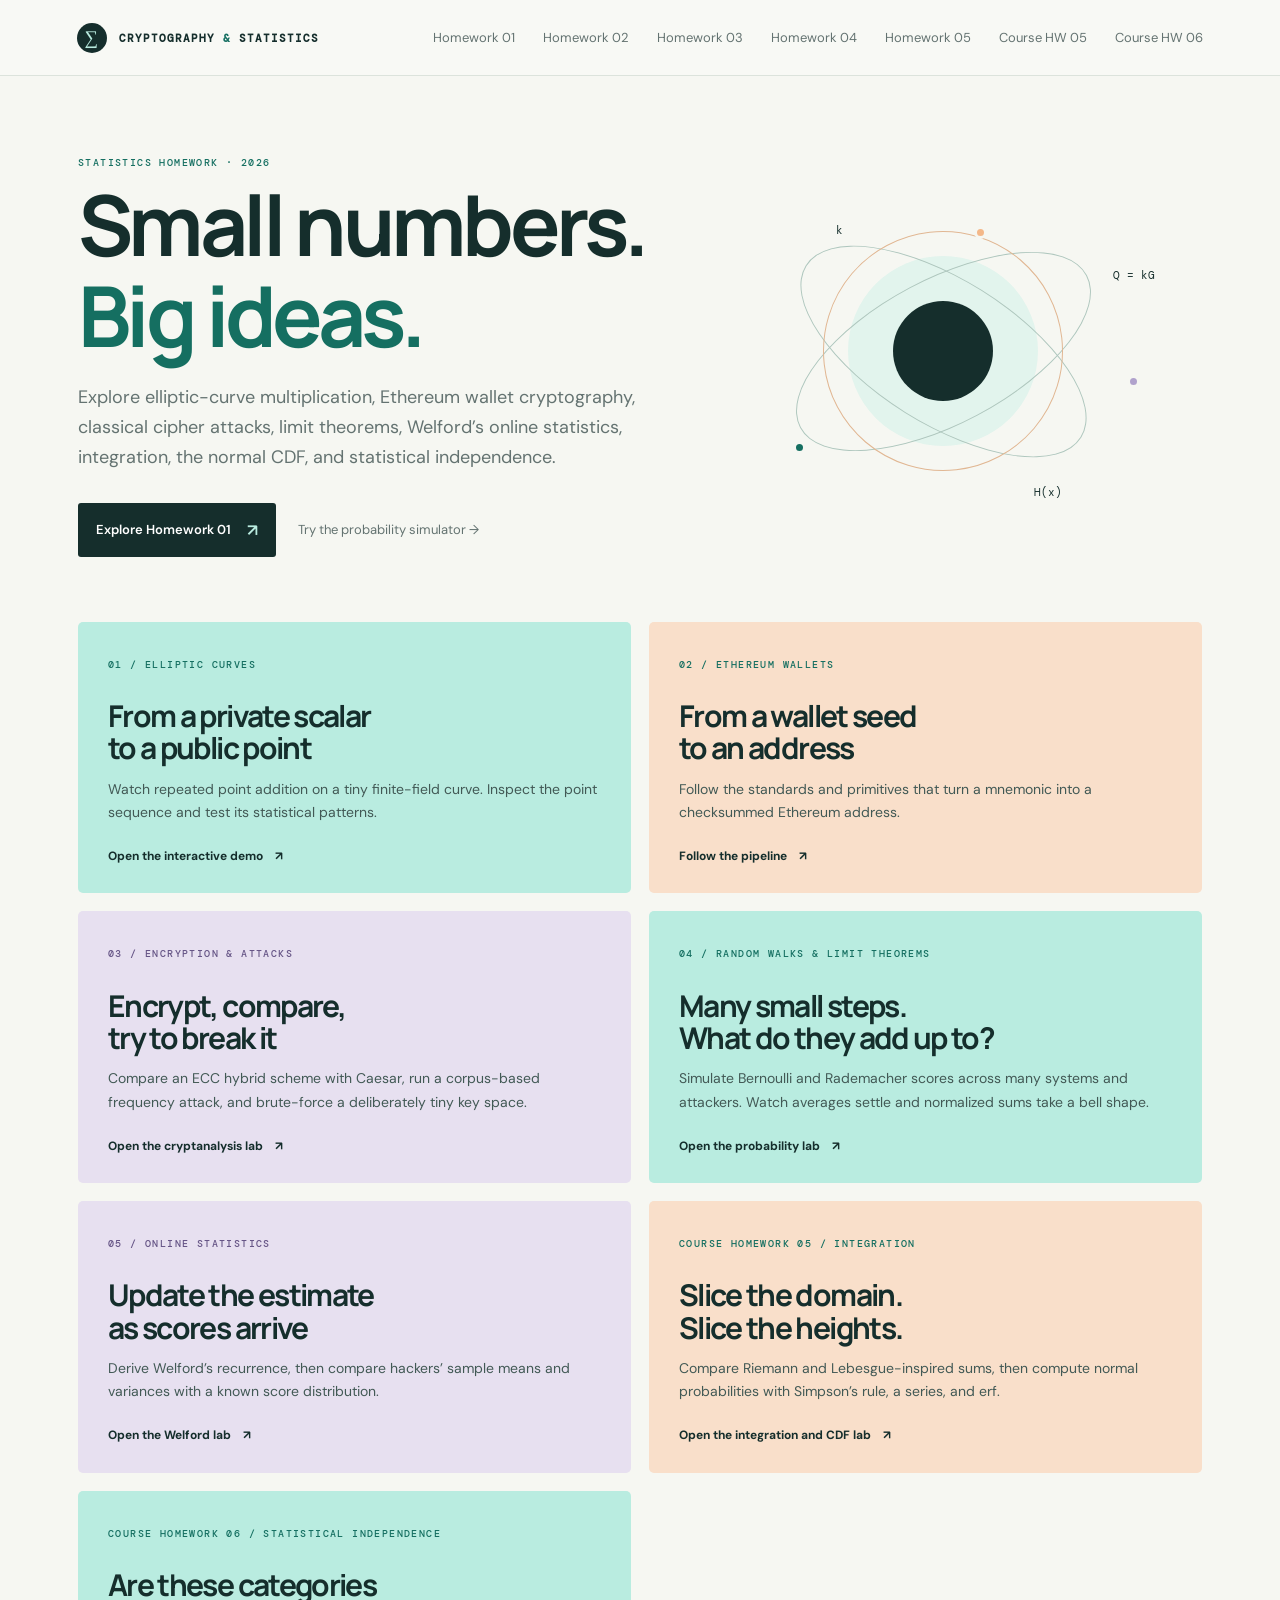
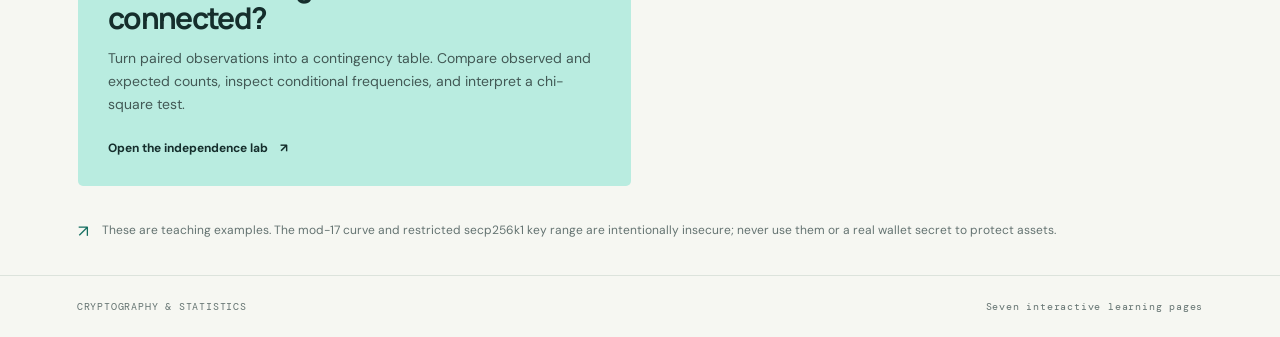
<file: index.html>
<!doctype html>
<html lang="en">
<head>
  <meta charset="utf-8">
  <meta name="viewport" content="width=device-width, initial-scale=1">
  <meta name="description" content="Seven interactive assignments explore elliptic curves, Ethereum wallets, cryptanalysis, limit theorems, online statistics, numerical integration, the normal CDF, and statistical independence.">
  <title>Cryptography & Statistics — Homework</title>
  <link rel="stylesheet" href="styles.css">
</head>
<body>
  <header class="site-header">
    <a class="brand" href="index.html"><span class="brand-mark">∑</span><span>CRYPTOGRAPHY <i>&</i> STATISTICS</span></a>
    <nav aria-label="Homework navigation"><a href="homework-1.html">Homework 01</a><a href="homework-2.html">Homework 02</a><a href="homework-3.html">Homework 03</a><a href="homework-4.html">Homework 04</a><a href="homework-5.html">Homework 05</a><a href="homework-6.html">Course HW 05</a><a href="homework-7.html">Course HW 06</a></nav>
  </header>
  <main>
    <section class="hero home-hero">
      <div class="hero-copy">
        <p class="eyebrow">STATISTICS HOMEWORK · 2026</p>
        <h1>Small numbers.<br><span>Big ideas.</span></h1>
        <p class="lead">Explore elliptic-curve multiplication, Ethereum wallet cryptography, classical cipher attacks, limit theorems, Welford’s online statistics, integration, the normal CDF, and statistical independence.</p>
        <div class="hero-links"><a class="button button-dark" href="homework-1.html">Explore Homework 01 <span>↗</span></a><a class="text-link" href="homework-4.html">Try the probability simulator <span>→</span></a></div>
      </div>
      <div class="hero-art" aria-hidden="true"><div class="orbit orbit-a"></div><div class="orbit orbit-b"></div><div class="orbit orbit-c"></div><span class="art-dot dot-one"></span><span class="art-dot dot-two"></span><span class="art-dot dot-three"></span><span class="art-label label-one">k</span><span class="art-label label-two">Q = kG</span><span class="art-label label-three">H(x)</span></div>
    </section>
    <section class="home-cards" aria-label="Homework assignments">
      <a class="home-card card-teal" href="homework-1.html"><span class="card-number">01 / ELLIPTIC CURVES</span><h2>From a private scalar<br>to a public point</h2><p>Watch repeated point addition on a tiny finite-field curve. Inspect the point sequence and test its statistical patterns.</p><span class="card-cta">Open the interactive demo <b>↗</b></span></a>
      <a class="home-card card-orange" href="homework-2.html"><span class="card-number">02 / ETHEREUM WALLETS</span><h2>From a wallet seed<br>to an address</h2><p>Follow the standards and primitives that turn a mnemonic into a checksummed Ethereum address.</p><span class="card-cta">Follow the pipeline <b>↗</b></span></a>
      <a class="home-card card-plum" href="homework-3.html"><span class="card-number">03 / ENCRYPTION &amp; ATTACKS</span><h2>Encrypt, compare,<br>try to break it</h2><p>Compare an ECC hybrid scheme with Caesar, run a corpus-based frequency attack, and brute-force a deliberately tiny key space.</p><span class="card-cta">Open the cryptanalysis lab <b>↗</b></span></a>
      <a class="home-card card-teal" href="homework-4.html"><span class="card-number">04 / RANDOM WALKS &amp; LIMIT THEOREMS</span><h2>Many small steps.<br>What do they add up to?</h2><p>Simulate Bernoulli and Rademacher scores across many systems and attackers. Watch averages settle and normalized sums take a bell shape.</p><span class="card-cta">Open the probability lab <b>↗</b></span></a>
      <a class="home-card card-plum" href="homework-5.html"><span class="card-number">05 / ONLINE STATISTICS</span><h2>Update the estimate<br>as scores arrive</h2><p>Derive Welford’s recurrence, then compare hackers’ sample means and variances with a known score distribution.</p><span class="card-cta">Open the Welford lab <b>↗</b></span></a>
      <a class="home-card card-orange" href="homework-6.html"><span class="card-number">COURSE HOMEWORK 05 / INTEGRATION</span><h2>Slice the domain.<br>Slice the heights.</h2><p>Compare Riemann and Lebesgue-inspired sums, then compute normal probabilities with Simpson’s rule, a series, and erf.</p><span class="card-cta">Open the integration and CDF lab <b>↗</b></span></a>
      <a class="home-card card-teal" href="homework-7.html"><span class="card-number">COURSE HOMEWORK 06 / STATISTICAL INDEPENDENCE</span><h2>Are these categories<br>connected?</h2><p>Turn paired observations into a contingency table. Compare observed and expected counts, inspect conditional frequencies, and interpret a chi-square test.</p><span class="card-cta">Open the independence lab <b>↗</b></span></a>
    </section>
    <section class="closing-note"><span class="note-icon">↗</span><p>These are teaching examples. The mod-17 curve and restricted secp256k1 key range are intentionally insecure; never use them or a real wallet secret to protect assets.</p></section>
  </main>
  <footer><span>CRYPTOGRAPHY &amp; STATISTICS</span><span>Seven interactive learning pages</span></footer>
</body>
</html>
</file>
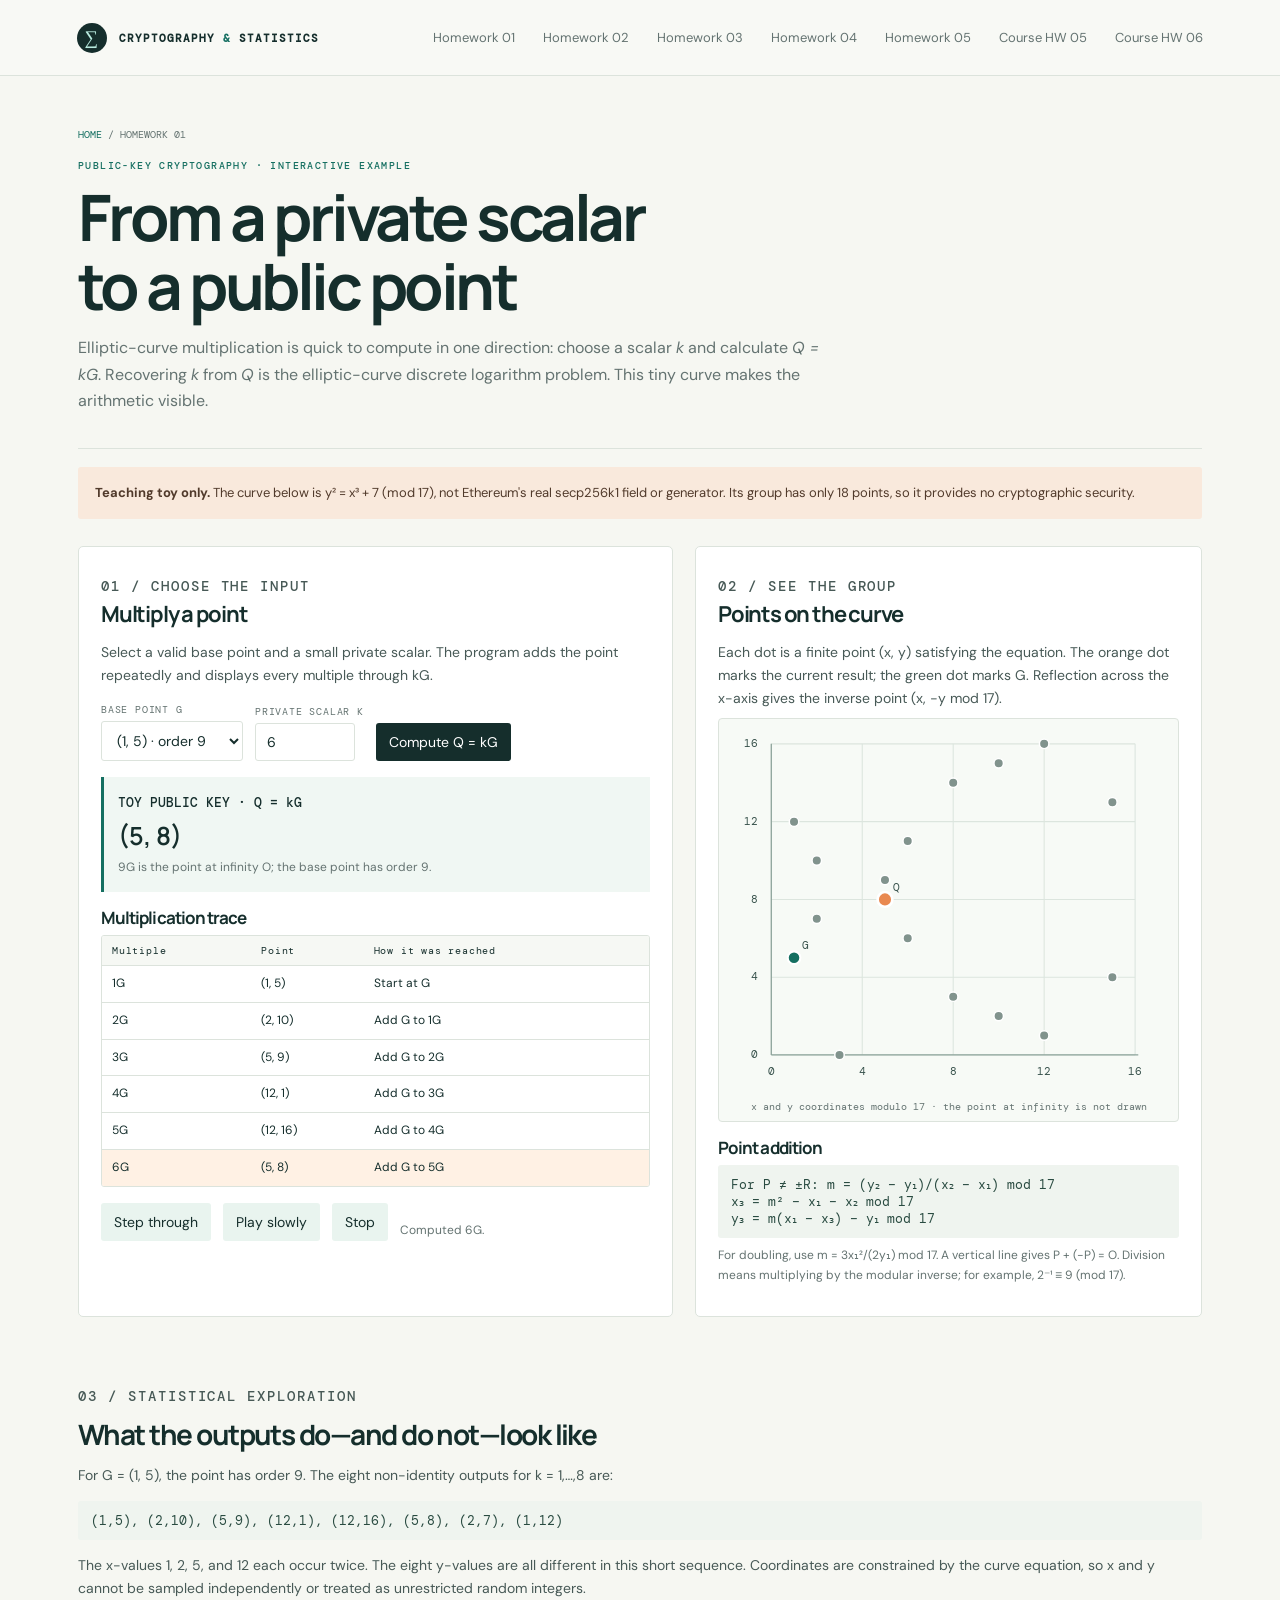
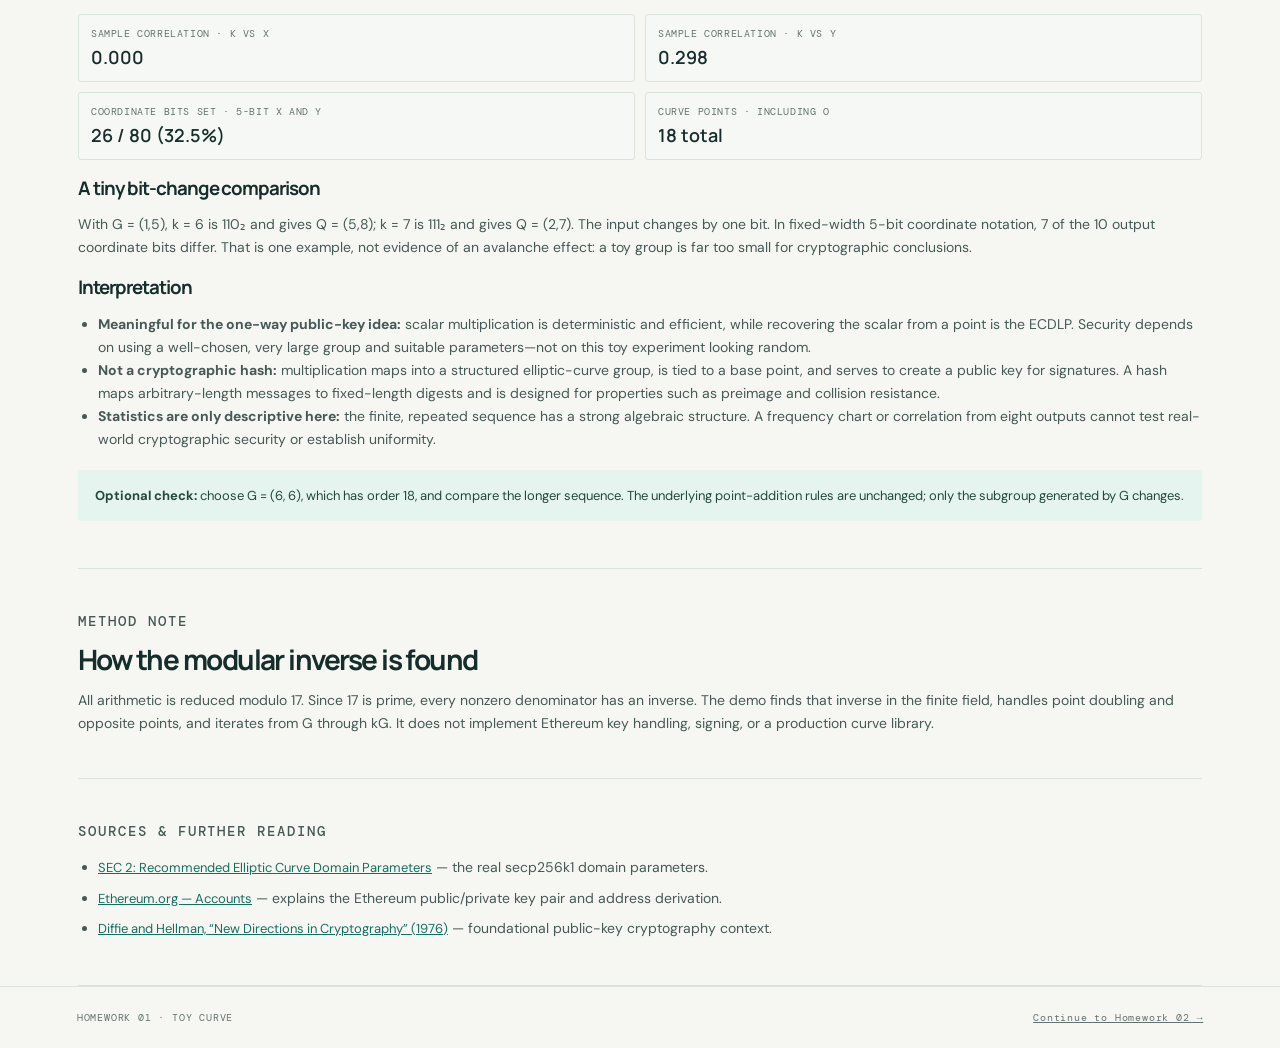
<file: homework-1.html>
<!doctype html>
<html lang="en">
<head>
  <meta charset="utf-8"><meta name="viewport" content="width=device-width, initial-scale=1">
  <meta name="description" content="Interactive toy-curve elliptic scalar multiplication and a small statistical exploration.">
  <title>Homework 01 — Private Scalar to Public Point</title><link rel="stylesheet" href="styles.css">
</head>
<body>
  <header class="site-header"><a class="brand" href="index.html"><span class="brand-mark">∑</span><span>CRYPTOGRAPHY <i>&</i> STATISTICS</span></a><nav aria-label="Homework navigation"><a href="homework-1.html">Homework 01</a><a href="homework-2.html">Homework 02</a><a href="homework-3.html">Homework 03</a><a href="homework-4.html">Homework 04</a><a href="homework-5.html">Homework 05</a><a href="homework-6.html">Course HW 05</a><a href="homework-7.html">Course HW 06</a></nav></header>
  <main>
    <section class="page-intro"><div class="crumb"><a href="index.html">HOME</a> / HOMEWORK 01</div><p class="eyebrow">PUBLIC-KEY CRYPTOGRAPHY · INTERACTIVE EXAMPLE</p><h1>From a private scalar<br>to a public point</h1><p class="lead">Elliptic-curve multiplication is quick to compute in one direction: choose a scalar <em>k</em> and calculate <em>Q = kG</em>. Recovering <em>k</em> from <em>Q</em> is the elliptic-curve discrete logarithm problem. This tiny curve makes the arithmetic visible.</p></section>
    <div class="callout"><strong>Teaching toy only.</strong> The curve below is y² = x³ + 7 (mod 17), not Ethereum's real secp256k1 field or generator. Its group has only 18 points, so it provides no cryptographic security.</div>
    <section class="two-col" aria-label="Interactive elliptic-curve multiplication">
      <div class="panel"><p class="kicker">01 / CHOOSE THE INPUT</p><h2>Multiply a point</h2><p>Select a valid base point and a small private scalar. The program adds the point repeatedly and displays every multiple through kG.</p>
        <div class="controls"><div class="field"><label for="basepoint">Base point G</label><select id="basepoint"><option value="1,5" selected>(1, 5) · order 9</option><option value="6,6">(6, 6) · order 18</option></select></div><div class="field"><label for="scalar">Private scalar k</label><input id="scalar" type="number" min="1" max="17" value="6" inputmode="numeric"></div><button class="button-small" id="compute">Compute Q = kG</button></div>
        <div class="result-box" aria-live="polite"><strong>TOY PUBLIC KEY · Q = kG</strong><span class="big" id="publicKey">(5, 8)</span><span class="small-note" id="orderNote">For this base point, 9G is the point at infinity O.</span></div>
        <h3>Multiplication trace</h3><div class="table-wrap"><table class="data-table"><thead><tr><th>Multiple</th><th>Point</th><th>How it was reached</th></tr></thead><tbody id="trace"></tbody></table></div>
        <div class="controls"><button class="button-small secondary" id="step">Step through</button><button class="button-small secondary" id="play">Play slowly</button><button class="button-small secondary" id="stop" disabled>Stop</button><span class="small-note" id="animationStatus" aria-live="polite">Ready.</span></div>
      </div>
      <div class="panel"><p class="kicker">02 / SEE THE GROUP</p><h2>Points on the curve</h2><p>Each dot is a finite point (x, y) satisfying the equation. The orange dot marks the current result; the green dot marks G. Reflection across the x-axis gives the inverse point (x, −y mod 17).</p><div class="curve-wrap"><svg id="curvePlot" viewBox="0 0 420 350" role="img" aria-label="Scatter plot of points on the toy elliptic curve"></svg><div class="curve-caption">x and y coordinates modulo 17 · the point at infinity is not drawn</div></div><h3>Point addition</h3><div class="formula">For P ≠ ±R: m = (y₂ − y₁)/(x₂ − x₁) mod 17<br>x₃ = m² − x₁ − x₂ mod 17<br>y₃ = m(x₁ − x₃) − y₁ mod 17</div><p class="small-note">For doubling, use m = 3x₁²/(2y₁) mod 17. A vertical line gives P + (−P) = O. Division means multiplying by the modular inverse; for example, 2⁻¹ ≡ 9 (mod 17).</p></div>
    </section>
    <section class="section"><p class="kicker">03 / STATISTICAL EXPLORATION</p><h2>What the outputs do—and do not—look like</h2><p>For G = (1, 5), the point has order 9. The eight non-identity outputs for k = 1,…,8 are:</p><div class="formula">(1,5), (2,10), (5,9), (12,1), (12,16), (5,8), (2,7), (1,12)</div><p>The x-values 1, 2, 5, and 12 each occur twice. The eight y-values are all different in this short sequence. Coordinates are constrained by the curve equation, so x and y cannot be sampled independently or treated as unrestricted random integers.</p>
      <div class="stat-grid"><div class="stat-card"><span>Sample correlation · k vs x</span><strong>0.000</strong></div><div class="stat-card"><span>Sample correlation · k vs y</span><strong>0.298</strong></div><div class="stat-card"><span>Coordinate bits set · 5-bit x and y</span><strong>26 / 80 (32.5%)</strong></div><div class="stat-card"><span>Curve points · including O</span><strong>18 total</strong></div></div>
      <h3>A tiny bit-change comparison</h3><p>With G = (1,5), k = 6 is 110₂ and gives Q = (5,8); k = 7 is 111₂ and gives Q = (2,7). The input changes by one bit. In fixed-width 5-bit coordinate notation, 7 of the 10 output coordinate bits differ. That is one example, not evidence of an avalanche effect: a toy group is far too small for cryptographic conclusions.</p>
      <h3>Interpretation</h3><ul><li><strong>Meaningful for the one-way public-key idea:</strong> scalar multiplication is deterministic and efficient, while recovering the scalar from a point is the ECDLP. Security depends on using a well-chosen, very large group and suitable parameters—not on this toy experiment looking random.</li><li><strong>Not a cryptographic hash:</strong> multiplication maps into a structured elliptic-curve group, is tied to a base point, and serves to create a public key for signatures. A hash maps arbitrary-length messages to fixed-length digests and is designed for properties such as preimage and collision resistance.</li><li><strong>Statistics are only descriptive here:</strong> the finite, repeated sequence has a strong algebraic structure. A frequency chart or correlation from eight outputs cannot test real-world cryptographic security or establish uniformity.</li></ul>
      <div class="callout teal"><strong>Optional check:</strong> choose G = (6, 6), which has order 18, and compare the longer sequence. The underlying point-addition rules are unchanged; only the subgroup generated by G changes.</div>
    </section>
    <section class="section"><p class="kicker">METHOD NOTE</p><h2>How the modular inverse is found</h2><p>All arithmetic is reduced modulo 17. Since 17 is prime, every nonzero denominator has an inverse. The demo finds that inverse in the finite field, handles point doubling and opposite points, and iterates from G through kG. It does not implement Ethereum key handling, signing, or a production curve library.</p></section>
    <section class="section source-list"><p class="kicker">SOURCES & FURTHER READING</p><ul><li><a href="https://www.secg.org/sec2-v2.pdf" target="_blank" rel="noreferrer">SEC 2: Recommended Elliptic Curve Domain Parameters</a> — the real secp256k1 domain parameters.</li><li><a href="https://ethereum.org/en/developers/docs/accounts/" target="_blank" rel="noreferrer">Ethereum.org — Accounts</a> — explains the Ethereum public/private key pair and address derivation.</li><li><a href="https://doi.org/10.1145/359340.359342" target="_blank" rel="noreferrer">Diffie and Hellman, “New Directions in Cryptography” (1976)</a> — foundational public-key cryptography context.</li></ul></section>
  </main>
  <footer><span>HOMEWORK 01 · TOY CURVE</span><a href="homework-2.html">Continue to Homework 02 →</a></footer>
  <script src="homework-1.js"></script>
</body>
</html>
</file>
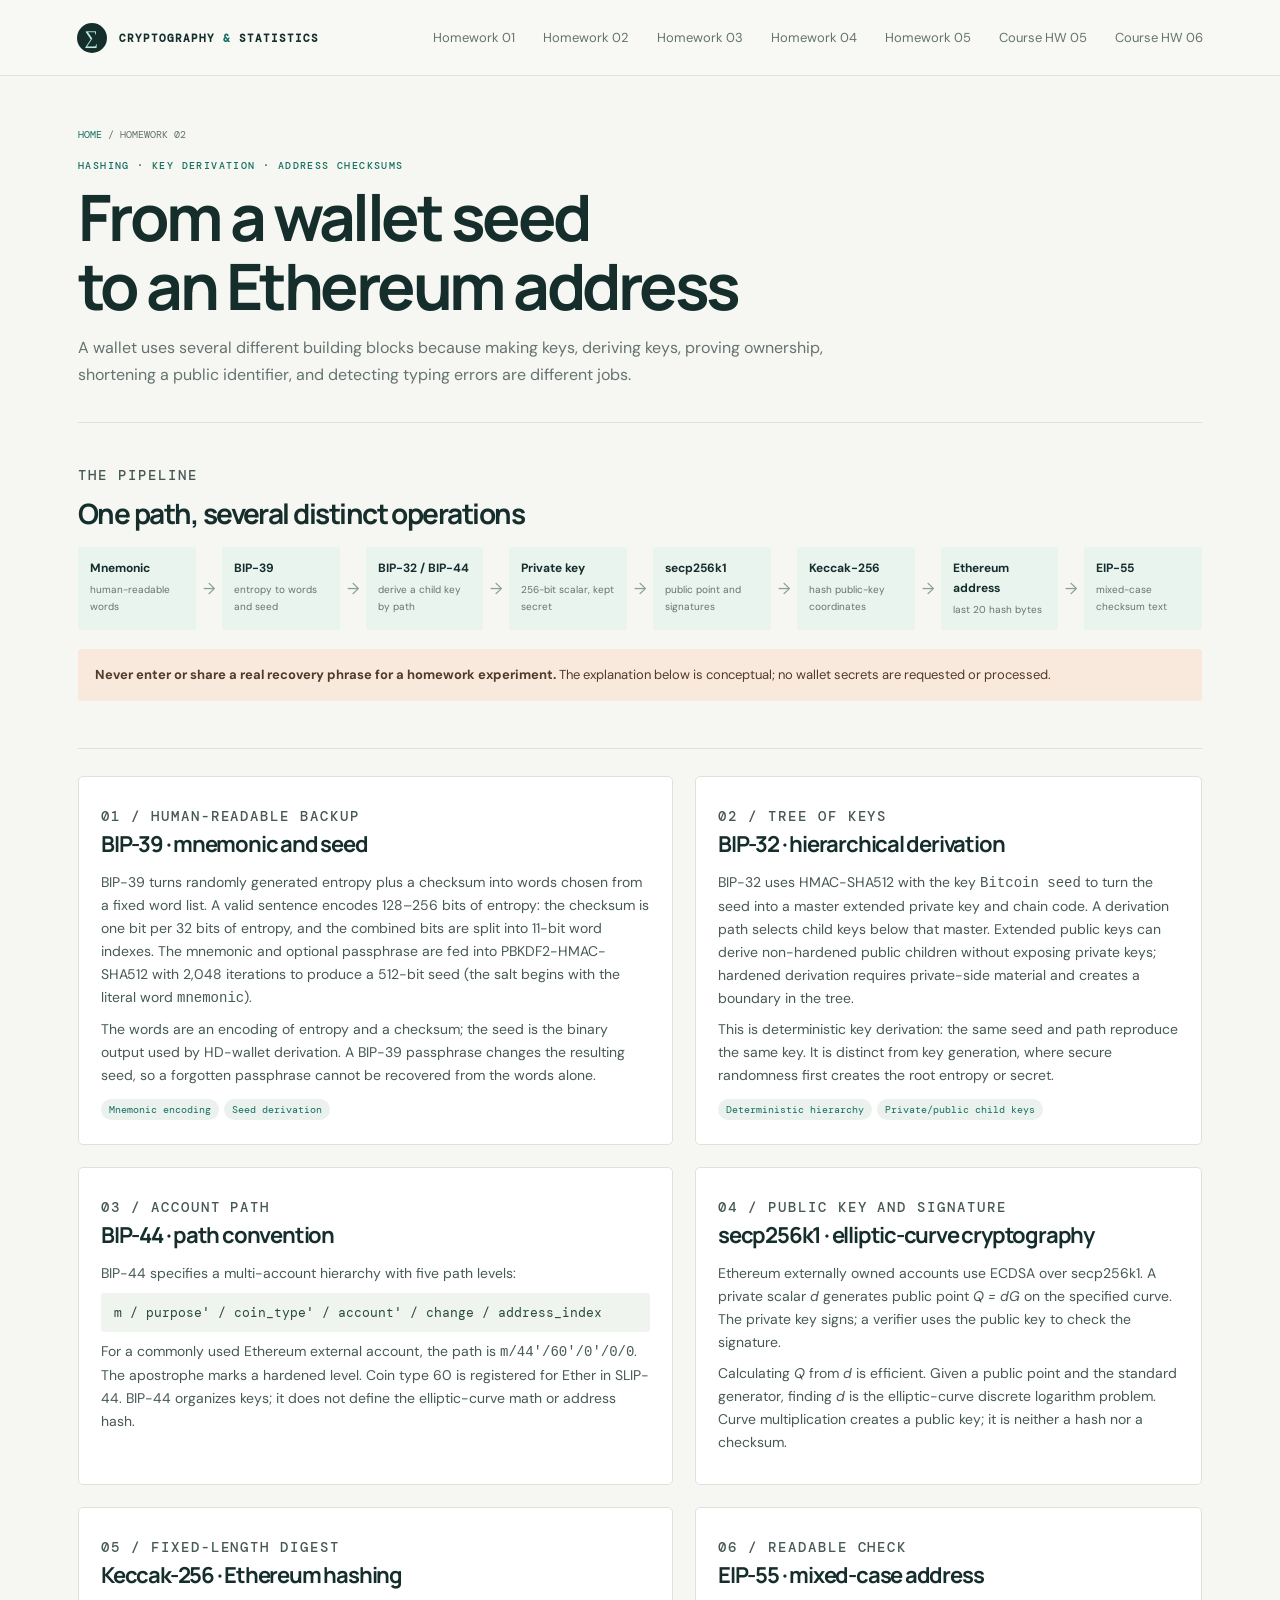
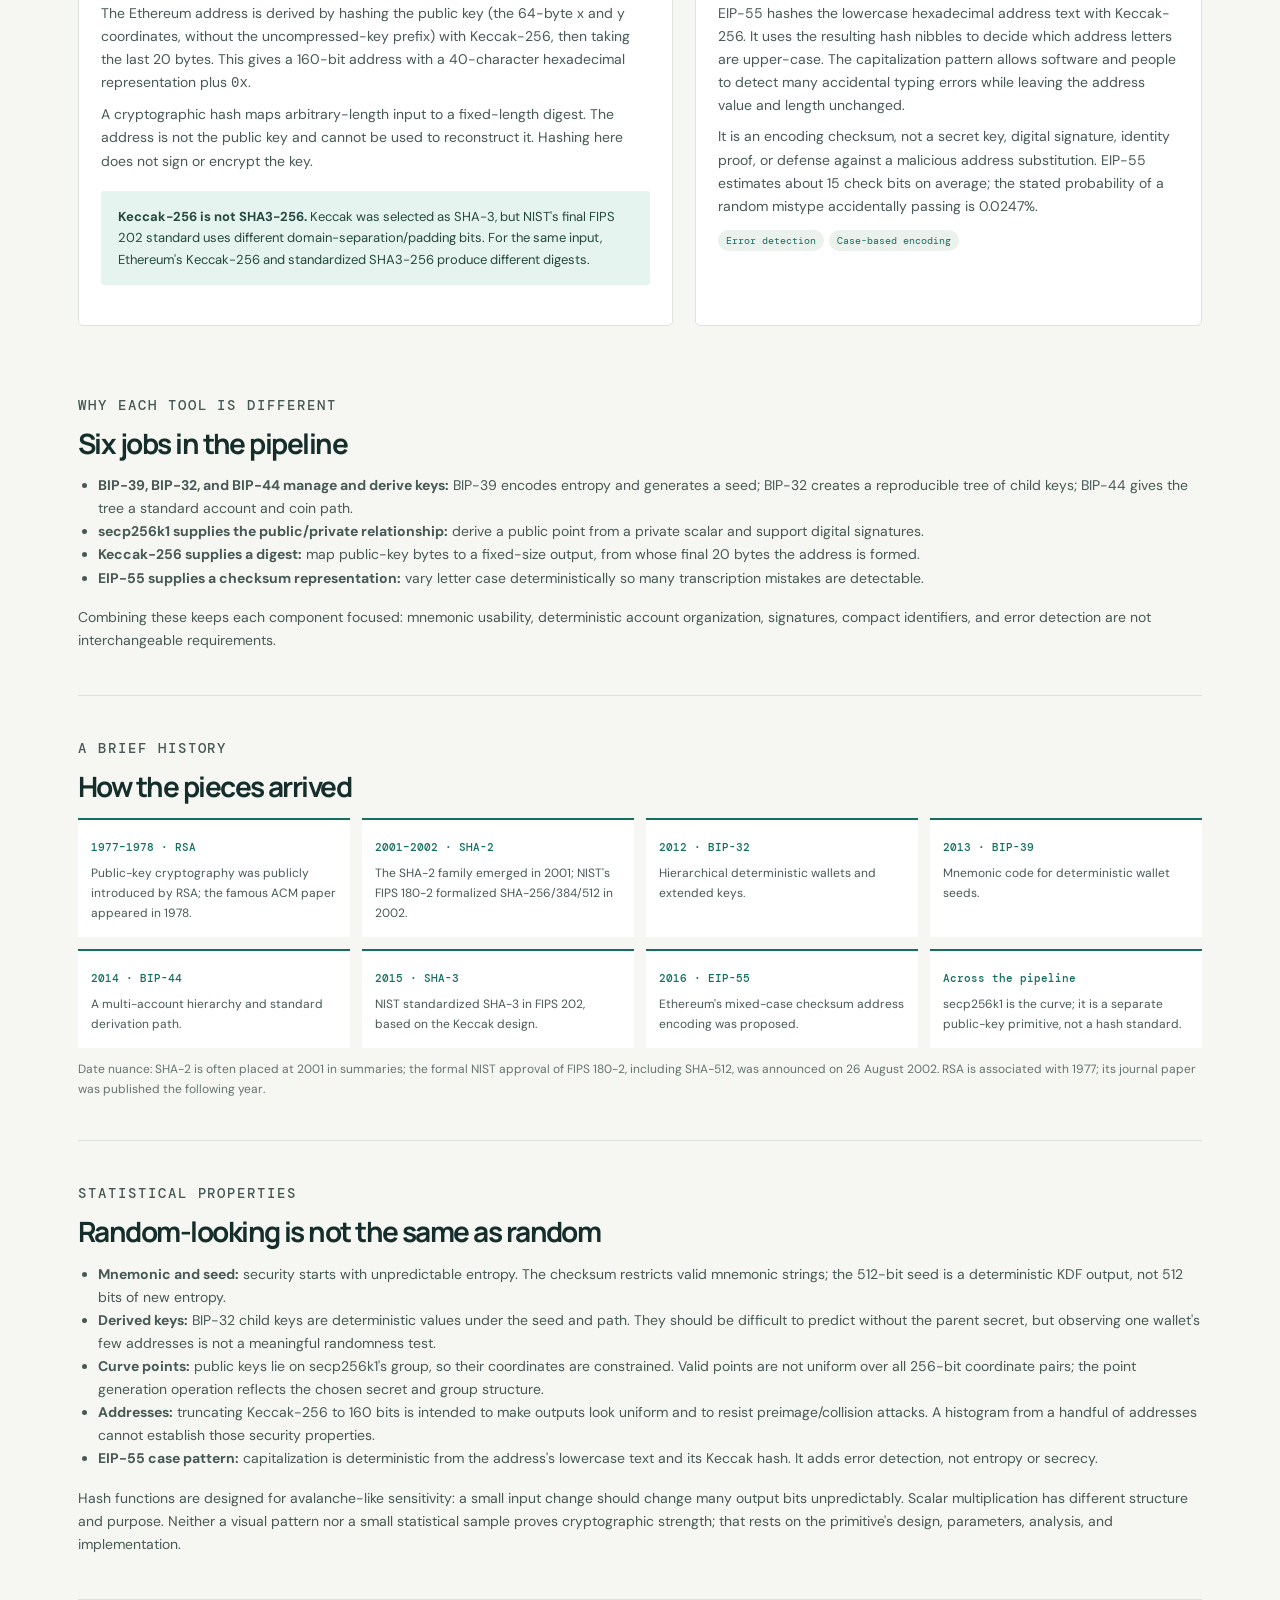
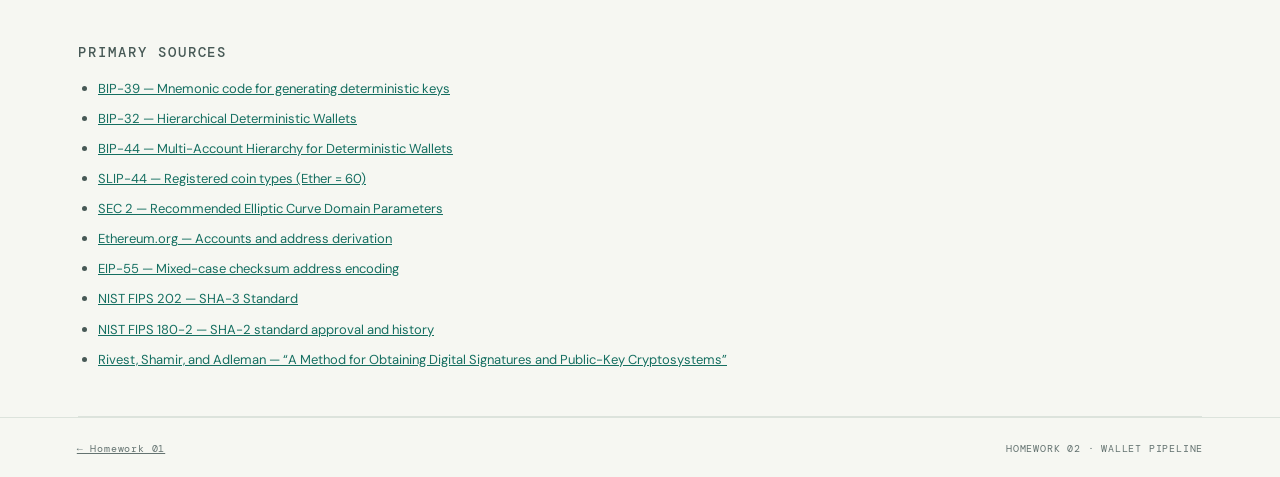
<file: homework-2.html>
<!doctype html>
<html lang="en">
<head>
  <meta charset="utf-8"><meta name="viewport" content="width=device-width, initial-scale=1">
  <meta name="description" content="A sourced guide to mnemonic seeds, HD key derivation, secp256k1, Keccak-256, and EIP-55 in Ethereum wallets.">
  <title>Homework 02 — From a Seed to an Ethereum Address</title><link rel="stylesheet" href="styles.css">
</head>
<body>
  <header class="site-header"><a class="brand" href="index.html"><span class="brand-mark">∑</span><span>CRYPTOGRAPHY <i>&</i> STATISTICS</span></a><nav aria-label="Homework navigation"><a href="homework-1.html">Homework 01</a><a href="homework-2.html">Homework 02</a><a href="homework-3.html">Homework 03</a><a href="homework-4.html">Homework 04</a><a href="homework-5.html">Homework 05</a><a href="homework-6.html">Course HW 05</a><a href="homework-7.html">Course HW 06</a></nav></header>
  <main>
    <section class="page-intro"><div class="crumb"><a href="index.html">HOME</a> / HOMEWORK 02</div><p class="eyebrow">HASHING · KEY DERIVATION · ADDRESS CHECKSUMS</p><h1>From a wallet seed<br>to an Ethereum address</h1><p class="lead">A wallet uses several different building blocks because making keys, deriving keys, proving ownership, shortening a public identifier, and detecting typing errors are different jobs.</p></section>
    <section class="section"><p class="kicker">THE PIPELINE</p><h2>One path, several distinct operations</h2><div class="pipeline" aria-label="Wallet derivation pipeline"><div class="pipe-step"><b>Mnemonic</b><small>human-readable words</small></div><span class="pipe-arrow">→</span><div class="pipe-step"><b>BIP-39</b><small>entropy to words and seed</small></div><span class="pipe-arrow">→</span><div class="pipe-step"><b>BIP-32 / BIP-44</b><small>derive a child key by path</small></div><span class="pipe-arrow">→</span><div class="pipe-step"><b>Private key</b><small>256-bit scalar, kept secret</small></div><span class="pipe-arrow">→</span><div class="pipe-step"><b>secp256k1</b><small>public point and signatures</small></div><span class="pipe-arrow">→</span><div class="pipe-step"><b>Keccak-256</b><small>hash public-key coordinates</small></div><span class="pipe-arrow">→</span><div class="pipe-step"><b>Ethereum address</b><small>last 20 hash bytes</small></div><span class="pipe-arrow">→</span><div class="pipe-step"><b>EIP-55</b><small>mixed-case checksum text</small></div></div>
    <div class="callout"><strong>Never enter or share a real recovery phrase for a homework experiment.</strong> The explanation below is conceptual; no wallet secrets are requested or processed.</div>
    </section>
    <section class="two-col">
      <article class="panel"><p class="kicker">01 / HUMAN-READABLE BACKUP</p><h2>BIP-39 · mnemonic and seed</h2><p>BIP-39 turns randomly generated entropy plus a checksum into words chosen from a fixed word list. A valid sentence encodes 128–256 bits of entropy: the checksum is one bit per 32 bits of entropy, and the combined bits are split into 11-bit word indexes. The mnemonic and optional passphrase are fed into PBKDF2-HMAC-SHA512 with 2,048 iterations to produce a 512-bit seed (the salt begins with the literal word <code>mnemonic</code>).</p><p>The words are an encoding of entropy and a checksum; the seed is the binary output used by HD-wallet derivation. A BIP-39 passphrase changes the resulting seed, so a forgotten passphrase cannot be recovered from the words alone.</p><span class="tag">Mnemonic encoding</span><span class="tag">Seed derivation</span></article>
      <article class="panel"><p class="kicker">02 / TREE OF KEYS</p><h2>BIP-32 · hierarchical derivation</h2><p>BIP-32 uses HMAC-SHA512 with the key <code>Bitcoin seed</code> to turn the seed into a master extended private key and chain code. A derivation path selects child keys below that master. Extended public keys can derive non-hardened public children without exposing private keys; hardened derivation requires private-side material and creates a boundary in the tree.</p><p>This is deterministic key derivation: the same seed and path reproduce the same key. It is distinct from key generation, where secure randomness first creates the root entropy or secret.</p><span class="tag">Deterministic hierarchy</span><span class="tag">Private/public child keys</span></article>
      <article class="panel"><p class="kicker">03 / ACCOUNT PATH</p><h2>BIP-44 · path convention</h2><p>BIP-44 specifies a multi-account hierarchy with five path levels:</p><div class="formula">m / purpose' / coin_type' / account' / change / address_index</div><p>For a commonly used Ethereum external account, the path is <code>m/44'/60'/0'/0/0</code>. The apostrophe marks a hardened level. Coin type 60 is registered for Ether in SLIP-44. BIP-44 organizes keys; it does not define the elliptic-curve math or address hash.</p></article>
      <article class="panel"><p class="kicker">04 / PUBLIC KEY AND SIGNATURE</p><h2>secp256k1 · elliptic-curve cryptography</h2><p>Ethereum externally owned accounts use ECDSA over secp256k1. A private scalar <em>d</em> generates public point <em>Q = dG</em> on the specified curve. The private key signs; a verifier uses the public key to check the signature.</p><p>Calculating <em>Q</em> from <em>d</em> is efficient. Given a public point and the standard generator, finding <em>d</em> is the elliptic-curve discrete logarithm problem. Curve multiplication creates a public key; it is neither a hash nor a checksum.</p></article>
      <article class="panel"><p class="kicker">05 / FIXED-LENGTH DIGEST</p><h2>Keccak-256 · Ethereum hashing</h2><p>The Ethereum address is derived by hashing the public key (the 64-byte x and y coordinates, without the uncompressed-key prefix) with Keccak-256, then taking the last 20 bytes. This gives a 160-bit address with a 40-character hexadecimal representation plus <code>0x</code>.</p><p>A cryptographic hash maps arbitrary-length input to a fixed-length digest. The address is not the public key and cannot be used to reconstruct it. Hashing here does not sign or encrypt the key.</p><div class="callout teal"><strong>Keccak-256 is not SHA3-256.</strong> Keccak was selected as SHA-3, but NIST's final FIPS 202 standard uses different domain-separation/padding bits. For the same input, Ethereum's Keccak-256 and standardized SHA3-256 produce different digests.</div></article>
      <article class="panel"><p class="kicker">06 / READABLE CHECK</p><h2>EIP-55 · mixed-case address</h2><p>EIP-55 hashes the lowercase hexadecimal address text with Keccak-256. It uses the resulting hash nibbles to decide which address letters are upper-case. The capitalization pattern allows software and people to detect many accidental typing errors while leaving the address value and length unchanged.</p><p>It is an encoding checksum, not a secret key, digital signature, identity proof, or defense against a malicious address substitution. EIP-55 estimates about 15 check bits on average; the stated probability of a random mistype accidentally passing is 0.0247%.</p><span class="tag">Error detection</span><span class="tag">Case-based encoding</span></article>
    </section>
    <section class="section"><p class="kicker">WHY EACH TOOL IS DIFFERENT</p><h2>Six jobs in the pipeline</h2><ul><li><strong>BIP-39, BIP-32, and BIP-44 manage and derive keys:</strong> BIP-39 encodes entropy and generates a seed; BIP-32 creates a reproducible tree of child keys; BIP-44 gives the tree a standard account and coin path.</li><li><strong>secp256k1 supplies the public/private relationship:</strong> derive a public point from a private scalar and support digital signatures.</li><li><strong>Keccak-256 supplies a digest:</strong> map public-key bytes to a fixed-size output, from whose final 20 bytes the address is formed.</li><li><strong>EIP-55 supplies a checksum representation:</strong> vary letter case deterministically so many transcription mistakes are detectable.</li></ul><p>Combining these keeps each component focused: mnemonic usability, deterministic account organization, signatures, compact identifiers, and error detection are not interchangeable requirements.</p></section>
    <section class="section"><p class="kicker">A BRIEF HISTORY</p><h2>How the pieces arrived</h2><div class="timeline"><div class="time-item"><b>1977–1978 · RSA</b><p>Public-key cryptography was publicly introduced by RSA; the famous ACM paper appeared in 1978.</p></div><div class="time-item"><b>2001–2002 · SHA-2</b><p>The SHA-2 family emerged in 2001; NIST's FIPS 180-2 formalized SHA-256/384/512 in 2002.</p></div><div class="time-item"><b>2012 · BIP-32</b><p>Hierarchical deterministic wallets and extended keys.</p></div><div class="time-item"><b>2013 · BIP-39</b><p>Mnemonic code for deterministic wallet seeds.</p></div><div class="time-item"><b>2014 · BIP-44</b><p>A multi-account hierarchy and standard derivation path.</p></div><div class="time-item"><b>2015 · SHA-3</b><p>NIST standardized SHA-3 in FIPS 202, based on the Keccak design.</p></div><div class="time-item"><b>2016 · EIP-55</b><p>Ethereum's mixed-case checksum address encoding was proposed.</p></div><div class="time-item"><b>Across the pipeline</b><p>secp256k1 is the curve; it is a separate public-key primitive, not a hash standard.</p></div></div><p class="small-note">Date nuance: SHA-2 is often placed at 2001 in summaries; the formal NIST approval of FIPS 180-2, including SHA-512, was announced on 26 August 2002. RSA is associated with 1977; its journal paper was published the following year.</p></section>
    <section class="section"><p class="kicker">STATISTICAL PROPERTIES</p><h2>Random-looking is not the same as random</h2><ul><li><strong>Mnemonic and seed:</strong> security starts with unpredictable entropy. The checksum restricts valid mnemonic strings; the 512-bit seed is a deterministic KDF output, not 512 bits of new entropy.</li><li><strong>Derived keys:</strong> BIP-32 child keys are deterministic values under the seed and path. They should be difficult to predict without the parent secret, but observing one wallet's few addresses is not a meaningful randomness test.</li><li><strong>Curve points:</strong> public keys lie on secp256k1's group, so their coordinates are constrained. Valid points are not uniform over all 256-bit coordinate pairs; the point generation operation reflects the chosen secret and group structure.</li><li><strong>Addresses:</strong> truncating Keccak-256 to 160 bits is intended to make outputs look uniform and to resist preimage/collision attacks. A histogram from a handful of addresses cannot establish those security properties.</li><li><strong>EIP-55 case pattern:</strong> capitalization is deterministic from the address's lowercase text and its Keccak hash. It adds error detection, not entropy or secrecy.</li></ul><p>Hash functions are designed for avalanche-like sensitivity: a small input change should change many output bits unpredictably. Scalar multiplication has different structure and purpose. Neither a visual pattern nor a small statistical sample proves cryptographic strength; that rests on the primitive's design, parameters, analysis, and implementation.</p></section>
    <section class="section source-list"><p class="kicker">PRIMARY SOURCES</p><ul><li><a href="https://github.com/bitcoin/bips/blob/master/bip-0039.mediawiki" target="_blank" rel="noreferrer">BIP-39 — Mnemonic code for generating deterministic keys</a></li><li><a href="https://github.com/bitcoin/bips/blob/master/bip-0032.mediawiki" target="_blank" rel="noreferrer">BIP-32 — Hierarchical Deterministic Wallets</a></li><li><a href="https://github.com/bitcoin/bips/blob/master/bip-0044.mediawiki" target="_blank" rel="noreferrer">BIP-44 — Multi-Account Hierarchy for Deterministic Wallets</a></li><li><a href="https://github.com/satoshilabs/slips/blob/master/slip-0044.md" target="_blank" rel="noreferrer">SLIP-44 — Registered coin types (Ether = 60)</a></li><li><a href="https://www.secg.org/sec2-v2.pdf" target="_blank" rel="noreferrer">SEC 2 — Recommended Elliptic Curve Domain Parameters</a></li><li><a href="https://ethereum.org/en/developers/docs/accounts/" target="_blank" rel="noreferrer">Ethereum.org — Accounts and address derivation</a></li><li><a href="https://eips.ethereum.org/EIPS/eip-55" target="_blank" rel="noreferrer">EIP-55 — Mixed-case checksum address encoding</a></li><li><a href="https://nvlpubs.nist.gov/nistpubs/FIPS/NIST.FIPS.202.pdf" target="_blank" rel="noreferrer">NIST FIPS 202 — SHA-3 Standard</a></li><li><a href="https://csrc.nist.gov/pubs/fips/180-2/upd1/final" target="_blank" rel="noreferrer">NIST FIPS 180-2 — SHA-2 standard approval and history</a></li><li><a href="https://doi.org/10.1145/359340.359342" target="_blank" rel="noreferrer">Rivest, Shamir, and Adleman — “A Method for Obtaining Digital Signatures and Public-Key Cryptosystems”</a></li></ul></section>
  </main>
  <footer><a href="homework-1.html">← Homework 01</a><span>HOMEWORK 02 · WALLET PIPELINE</span></footer>
</body>
</html>
</file>
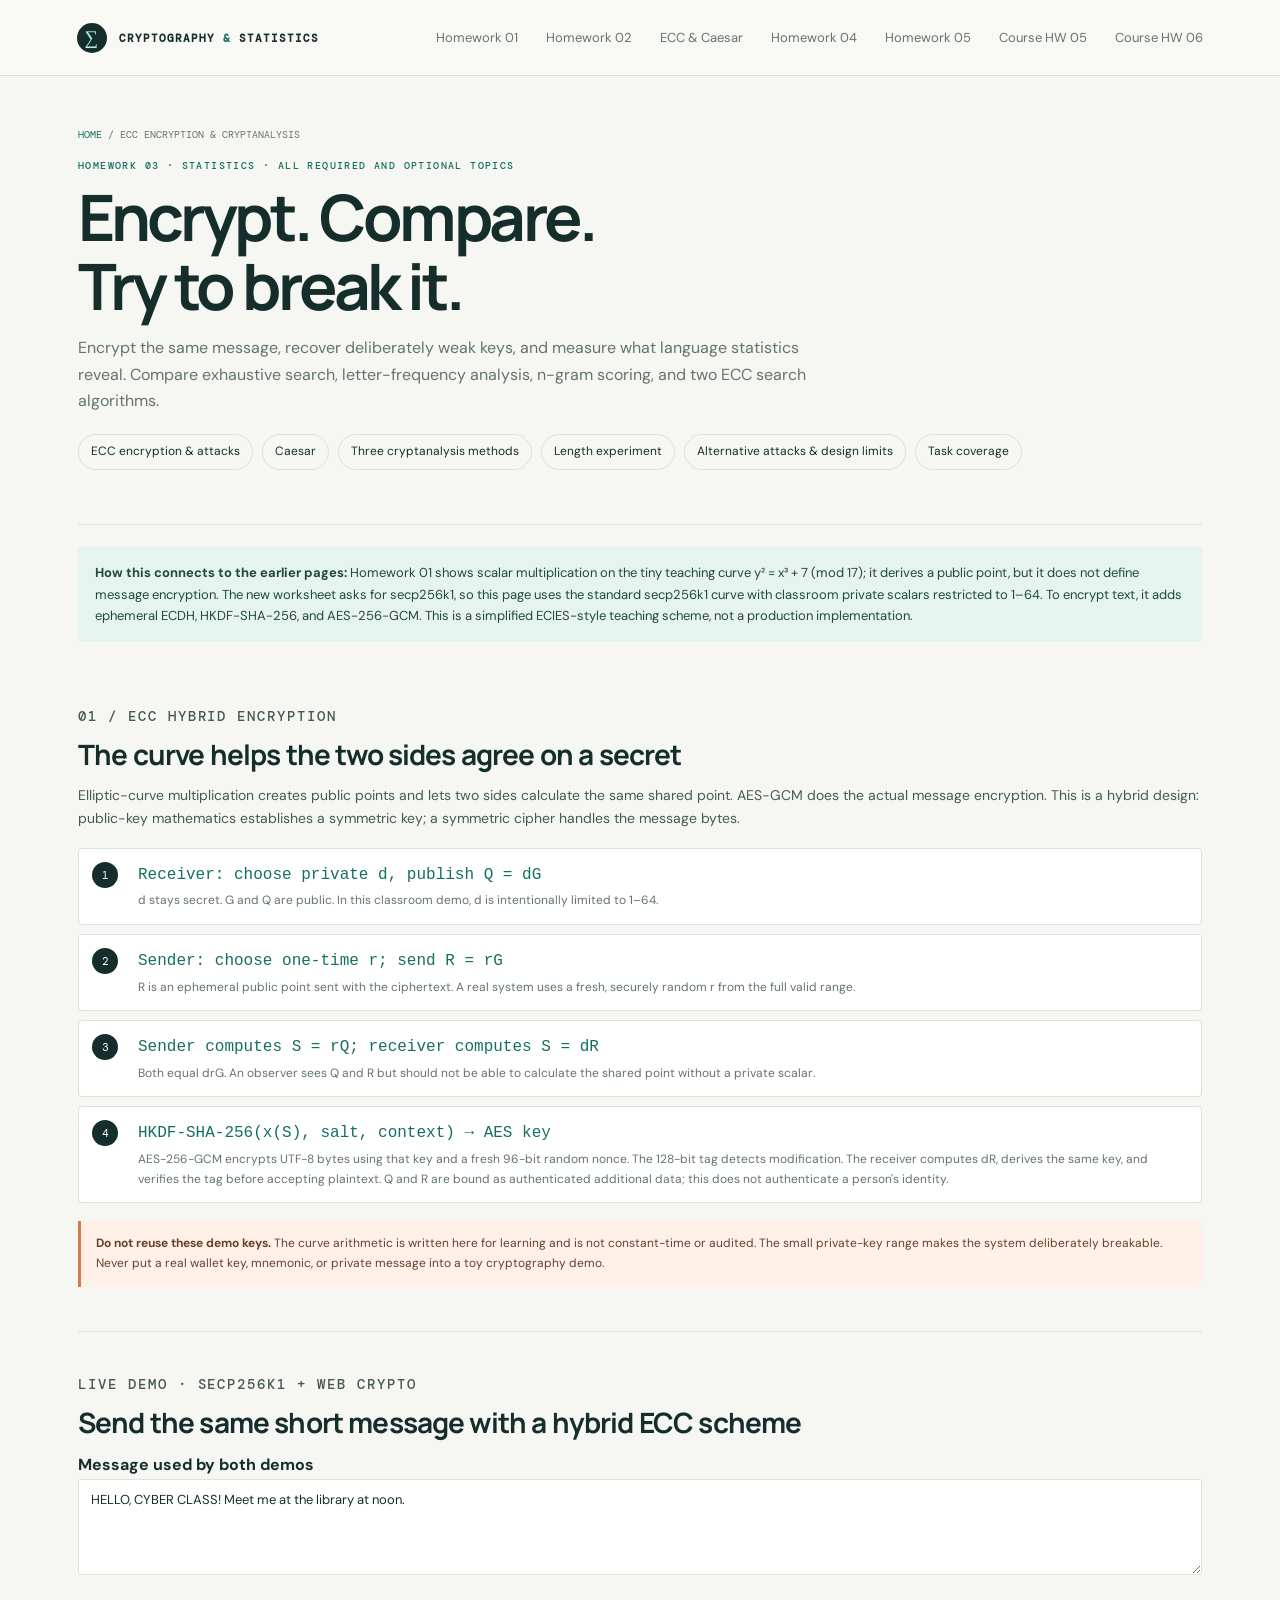
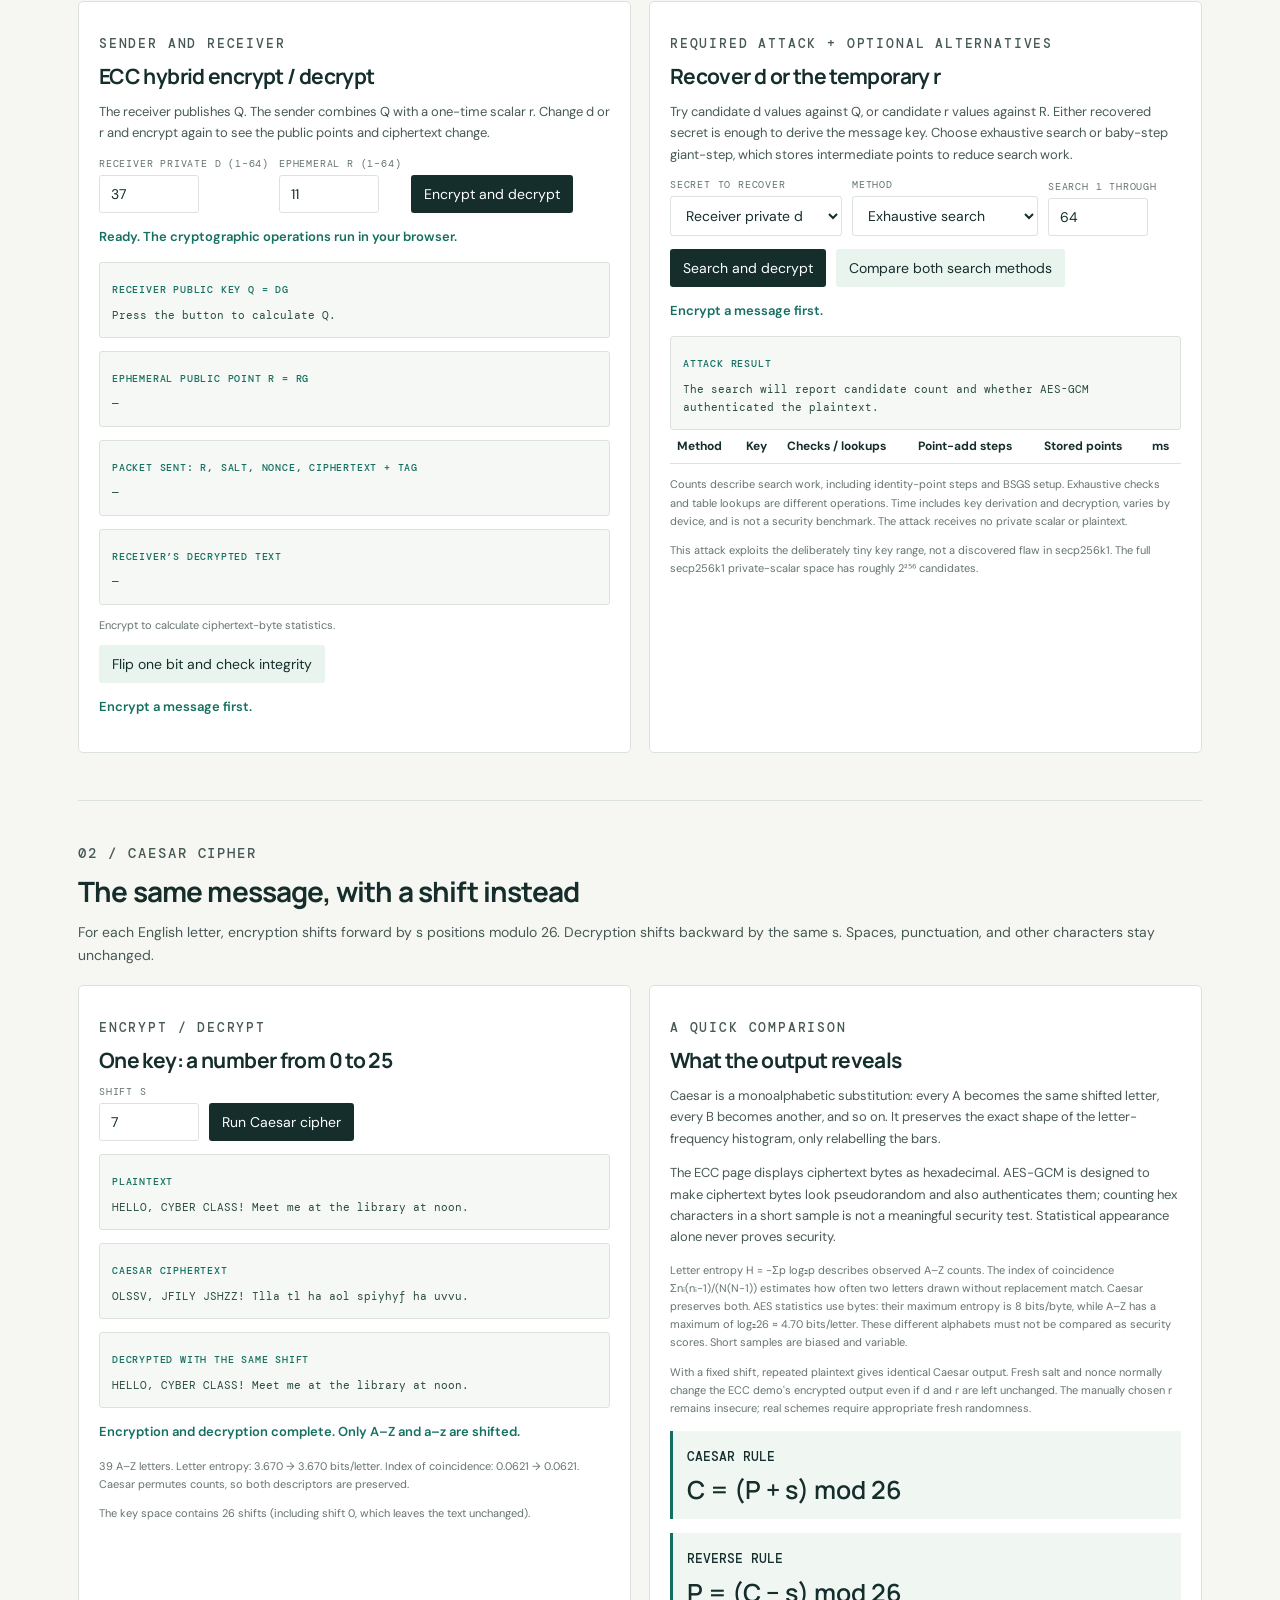
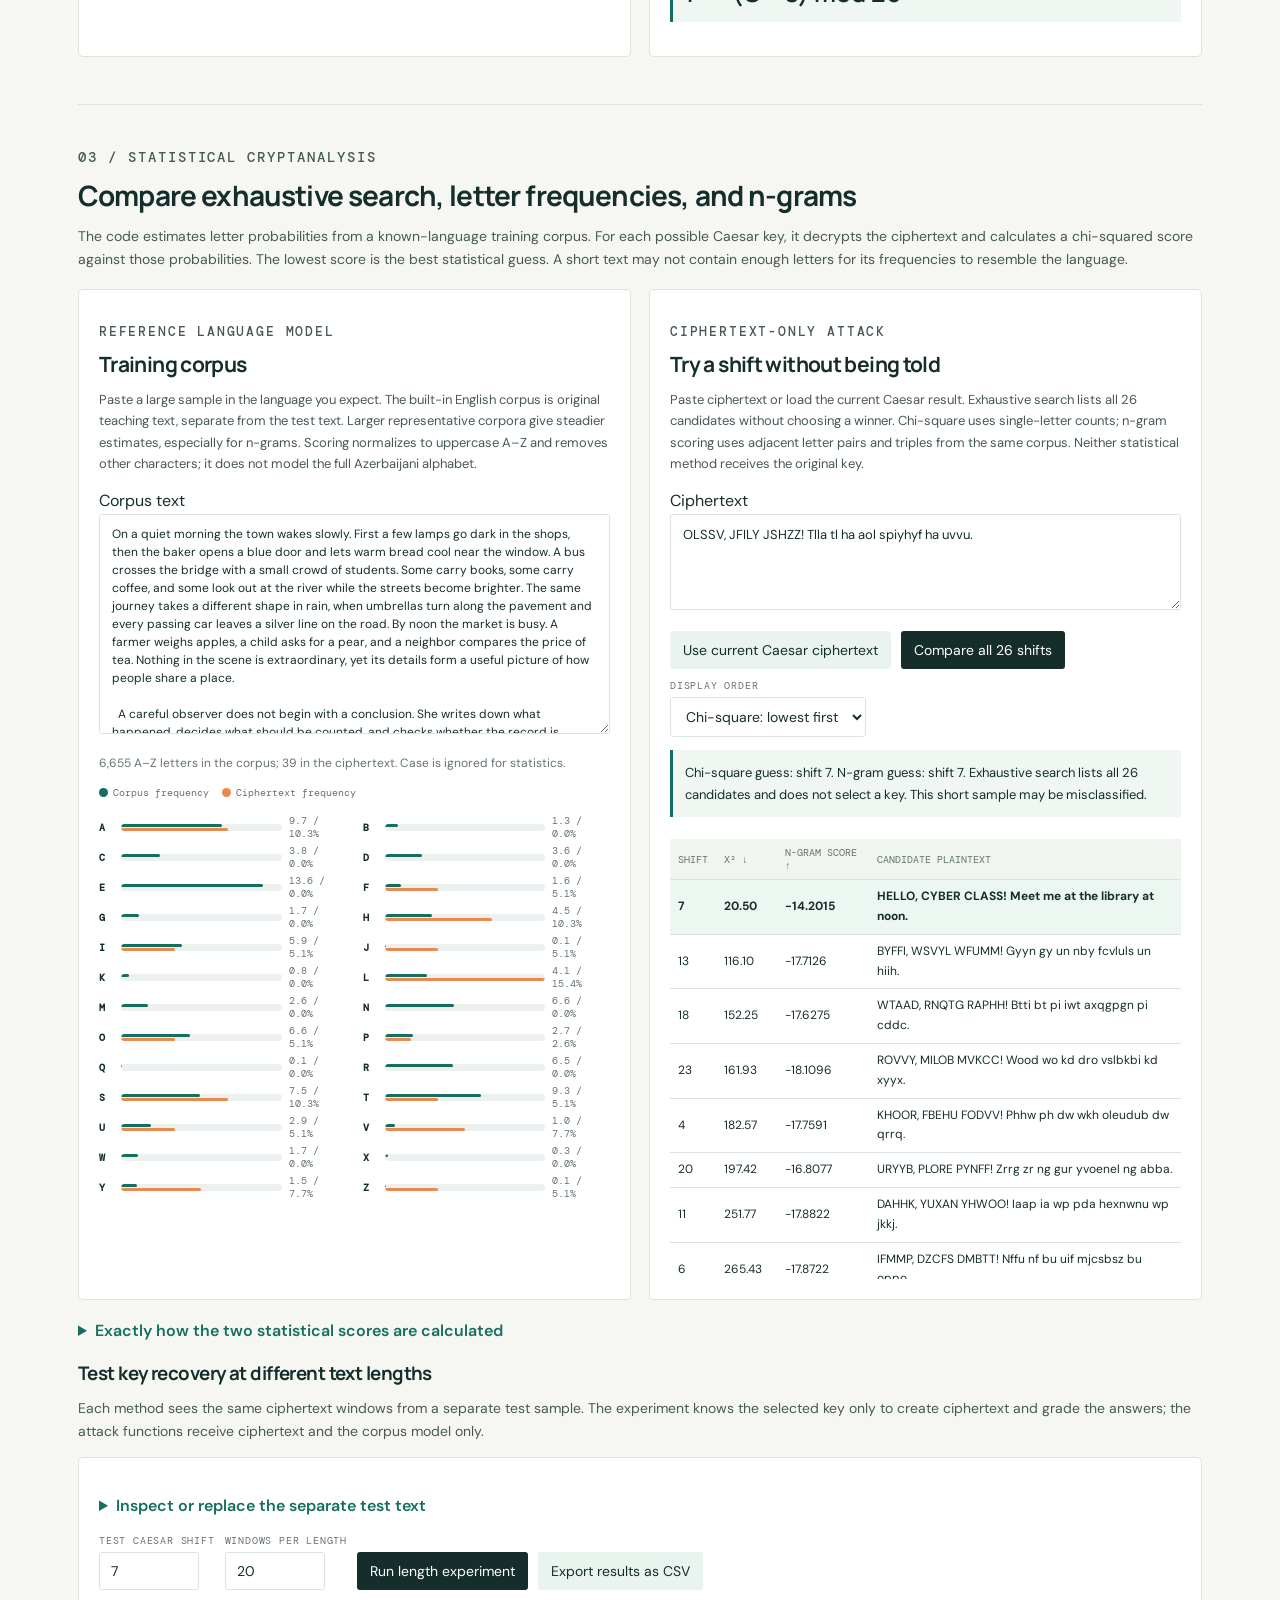
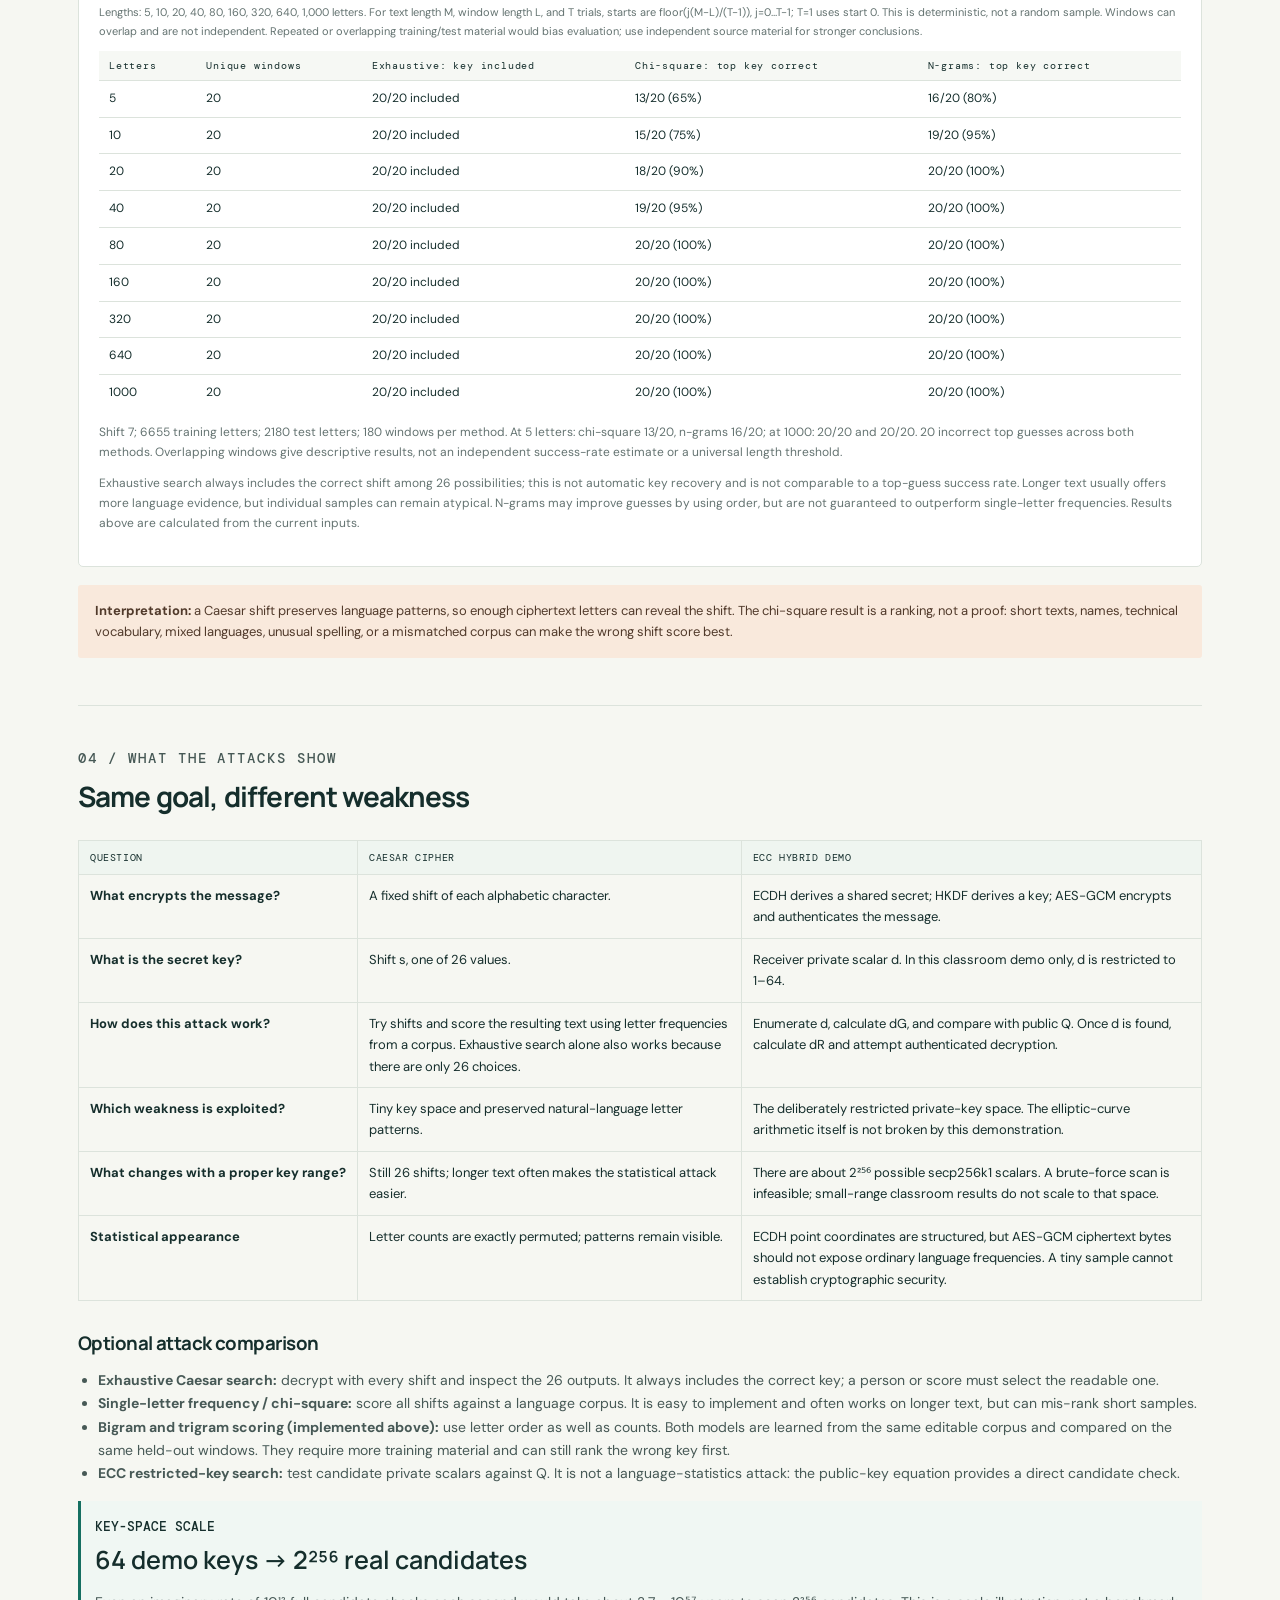
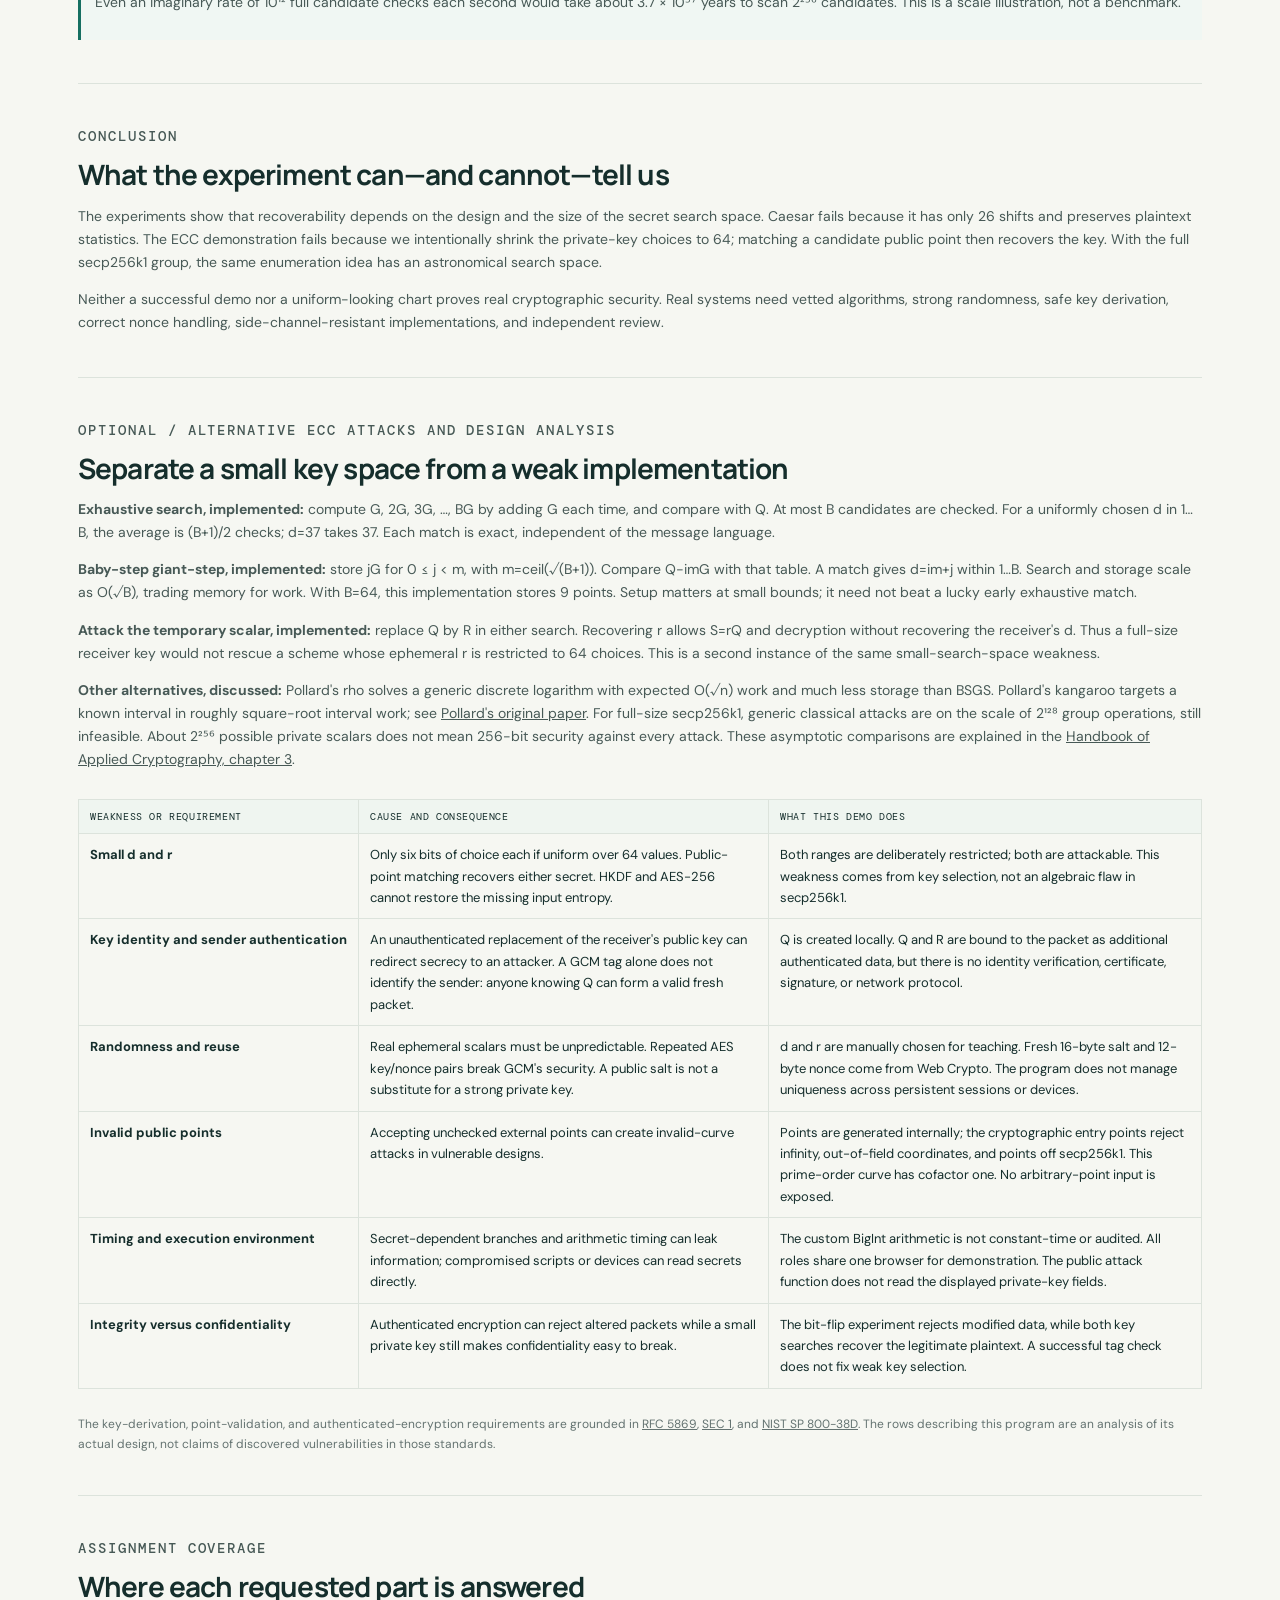
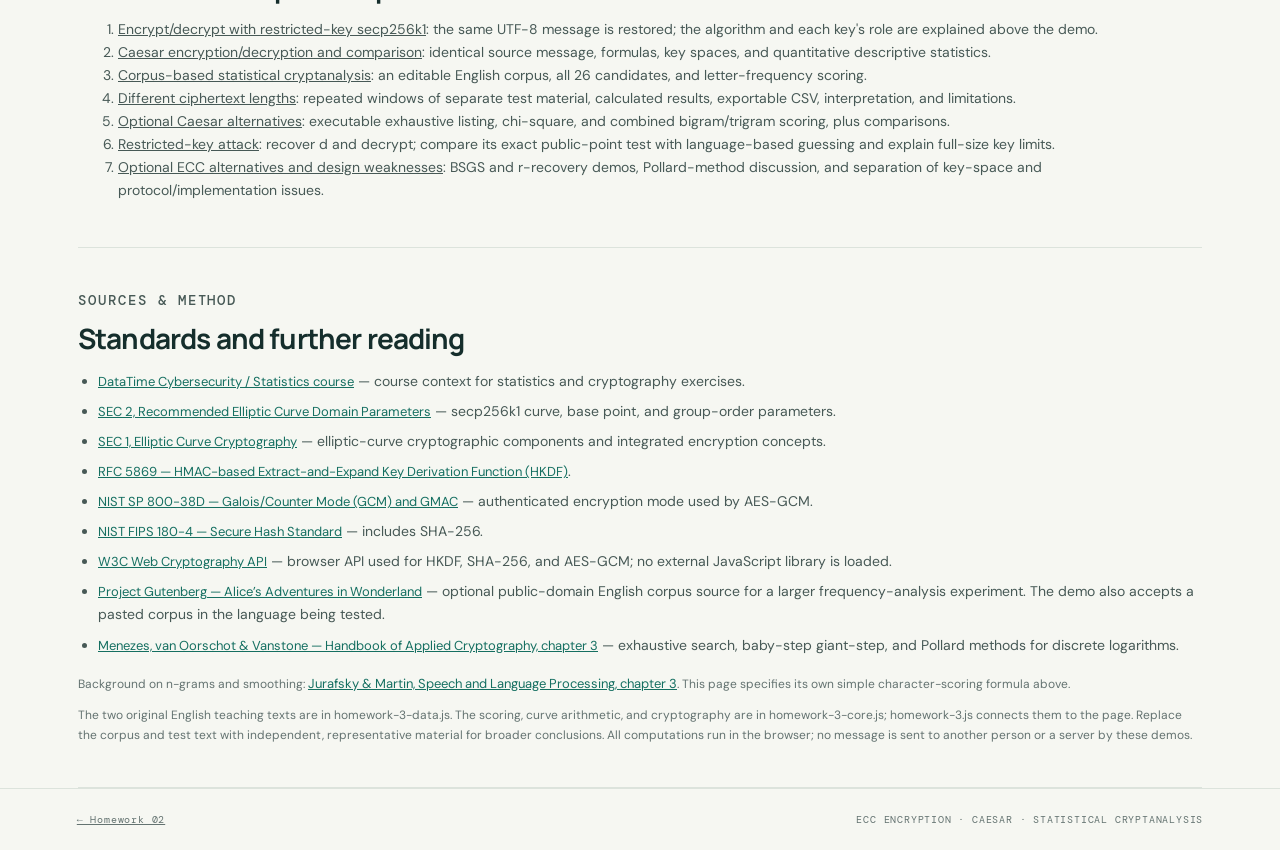
<file: homework-3.html>
<!doctype html>
<html lang="en">
<head>
  <meta charset="utf-8">
  <meta name="viewport" content="width=device-width, initial-scale=1">
  <meta name="description" content="Interactive ECC hybrid encryption, Caesar encryption, statistical cryptanalysis, and a small-key-space attack.">
  <title>Homework 3 — Encryption &amp; Statistical Cryptanalysis</title>
  <link rel="stylesheet" href="styles.css">
  <style>
    .scope-note{margin:22px 0}.formula-stack{display:grid;gap:9px;margin:18px 0}.formula-step{display:grid;grid-template-columns:34px 1fr;gap:12px;align-items:start;padding:13px;background:#fff;border:1px solid var(--line);border-radius:4px}.formula-step b{display:grid;place-items:center;width:26px;height:26px;border-radius:50%;background:var(--ink);color:white;font:11px var(--mono)}.formula-step code{display:block;margin-bottom:3px;color:var(--teal-deep)}.formula-step small{display:block;color:var(--muted);font-size:12px}.demo-grid{display:grid;grid-template-columns:1fr 1fr;gap:18px;margin:18px 0}.demo-panel{background:#fff;border:1px solid var(--line);border-radius:5px;padding:20px}.demo-panel h3{font-size:21px;margin:3px 0 10px}.demo-panel p{color:#475956;font-size:13px}.demo-output{padding:12px;background:#f5f8f4;border:1px solid var(--line);border-radius:3px;margin-top:13px}.demo-output strong{font:500 10px var(--mono);letter-spacing:.08em;text-transform:uppercase;color:var(--teal-deep)}.demo-output code{display:block;white-space:pre-wrap;overflow-wrap:anywhere;font:11px/1.6 var(--mono);margin-top:6px;color:#294b41}.status-line{min-height:23px;color:var(--teal-deep)!important;font-weight:600}.status-line.error{color:#a33c27!important}.wide-field{width:100%}.wide-field textarea{width:100%;min-height:96px;resize:vertical;border:1px solid var(--line);border-radius:3px;padding:10px 12px;background:#fff;color:var(--ink);font:13px/1.5 var(--sans)}.wide-field textarea.corpus-box{min-height:220px;font-size:12px}.experiment-controls{display:flex;flex-wrap:wrap;gap:10px;align-items:end;margin:13px 0}.frequency-chart{display:grid;grid-template-columns:repeat(2,minmax(0,1fr));gap:4px 16px;margin-top:15px}.frequency-row{display:grid;grid-template-columns:15px 1fr 58px;gap:7px;align-items:center;font:10px var(--mono);color:var(--muted)}.frequency-row .letter{color:var(--ink);font-weight:600}.bar-track{height:7px;background:#edf1ed;position:relative;border-radius:5px;overflow:hidden}.bar-expected,.bar-observed{height:3px;position:absolute;left:0;border-radius:4px}.bar-expected{top:0;background:var(--teal-deep)}.bar-observed{bottom:0;background:#e98950}.legend{display:flex;gap:13px;font:10px var(--mono);color:var(--muted);margin-top:10px}.legend span:before{content:'';display:inline-block;width:9px;height:9px;border-radius:50%;margin-right:5px;vertical-align:-1px;background:var(--teal-deep)}.legend span+span:before{background:#e98950}.rank-table{width:100%;border-collapse:collapse;font-size:12px;margin-top:10px}.rank-table th,.rank-table td{padding:7px 8px;text-align:left;border-bottom:1px solid var(--line)}.rank-table th{font:10px var(--mono);text-transform:uppercase;color:var(--muted)}.rank-table tr:first-child td{background:#edf7f1;font-weight:700}.attack-result{padding:12px;background:#f0f7f3;border-left:3px solid var(--teal-deep);margin:12px 0;font-size:13px}.attack-result.error{background:#fff4ee;border-color:#d86f4e}.table-scroll{overflow:auto}.mini-note{font-size:11px!important;color:var(--muted)!important}.matrix{width:100%;border-collapse:collapse;font-size:13px;margin:14px 0}.matrix th,.matrix td{padding:10px 11px;border:1px solid var(--line);vertical-align:top;text-align:left}.matrix th{background:#eff5f0;font:10px var(--mono);text-transform:uppercase;letter-spacing:.06em}.matrix td:first-child{font-weight:700;white-space:nowrap}.subtle{font-size:12px!important;color:var(--muted)!important}.danger-note{padding:13px 15px;background:#fff1e8;border-left:3px solid #d87a51;color:#65402e;font-size:12px;margin:15px 0}.study-row-success{color:#156f61;font-weight:700}.study-row-fail{color:#a33c27;font-weight:700}.source-list a{overflow-wrap:anywhere}
    @media(max-width:760px){.demo-grid{grid-template-columns:1fr}.frequency-chart{grid-template-columns:1fr}.matrix td:first-child{white-space:normal}}
    .section h2,.section h3{letter-spacing:-.03em}.candidate-text{white-space:pre-wrap;overflow-wrap:anywhere;min-width:220px;max-width:540px}.candidate-scroll{max-height:450px;overflow:auto}.rank-table th{position:sticky;top:0;background:#f0f5f0}.jump-links{display:flex;gap:9px;flex-wrap:wrap;margin:20px 0}.jump-links a{padding:7px 12px;border:1px solid var(--line);border-radius:20px;text-decoration:none;font-size:12px}.study-source{margin:15px 0}summary{cursor:pointer;color:var(--teal-deep);font-weight:600}.formula-step code{overflow-wrap:anywhere}button:disabled{opacity:.55;cursor:wait}.demo-panel{min-width:0}.section:target{scroll-margin-top:15px}.mini-table{font-size:12px;width:100%;border-collapse:collapse}.mini-table th,.mini-table td{padding:7px;border-bottom:1px solid var(--line);text-align:left}.mini-table th{white-space:nowrap}textarea:focus,input:focus,select:focus,button:focus-visible,a:focus-visible{outline:2px solid var(--teal-deep);outline-offset:3px}.formula-explainer{padding:14px;background:#eef5f0;border-radius:4px}.formula-explainer code{white-space:normal;overflow-wrap:anywhere}@media(max-width:760px){.site-header{flex-wrap:wrap;gap:12px}.site-header nav{flex-wrap:wrap}.frequency-row{grid-template-columns:15px 1fr 75px}.experiment-controls>*{max-width:100%}.matrix{min-width:580px}.demo-panel{padding:15px}}
  </style>
</head>
<body>
  <header class="site-header">
    <a class="brand" href="index.html"><span class="brand-mark">∑</span><span>CRYPTOGRAPHY <i>&amp;</i> STATISTICS</span></a>
    <nav aria-label="Homework navigation"><a href="homework-1.html">Homework 01</a><a href="homework-2.html">Homework 02</a><a href="homework-3.html" aria-current="page">ECC &amp; Caesar</a><a href="homework-4.html">Homework 04</a><a href="homework-5.html">Homework 05</a><a href="homework-6.html">Course HW 05</a><a href="homework-7.html">Course HW 06</a></nav>
  </header>
  <main>
    <section class="page-intro">
      <div class="crumb"><a href="index.html">HOME</a> / ECC ENCRYPTION &amp; CRYPTANALYSIS</div>
      <p class="eyebrow">HOMEWORK 03 · STATISTICS · ALL REQUIRED AND OPTIONAL TOPICS</p>
      <h1>Encrypt. Compare.<br>Try to break it.</h1>
      <p class="lead">Encrypt the same message, recover deliberately weak keys, and measure what language statistics reveal. Compare exhaustive search, letter-frequency analysis, n-gram scoring, and two ECC search algorithms.</p>
      <nav class="jump-links" aria-label="Homework 3 sections"><a href="#ecc-demo">ECC encryption &amp; attacks</a><a href="#caesar-demo">Caesar</a><a href="#frequency-attack">Three cryptanalysis methods</a><a href="#length-study">Length experiment</a><a href="#optional-ecc">Alternative attacks &amp; design limits</a><a href="#coverage">Task coverage</a></nav>
    </section>

    <div class="callout teal scope-note"><strong>How this connects to the earlier pages:</strong> Homework 01 shows scalar multiplication on the tiny teaching curve y² = x³ + 7 (mod 17); it derives a public point, but it does not define message encryption. The new worksheet asks for secp256k1, so this page uses the standard secp256k1 curve with classroom private scalars restricted to 1–64. To encrypt text, it adds ephemeral ECDH, HKDF-SHA-256, and AES-256-GCM. This is a simplified ECIES-style teaching scheme, not a production implementation.</div>

    <section class="section">
      <p class="kicker">01 / ECC HYBRID ENCRYPTION</p>
      <h2>The curve helps the two sides agree on a secret</h2>
      <p>Elliptic-curve multiplication creates public points and lets two sides calculate the same shared point. AES-GCM does the actual message encryption. This is a hybrid design: public-key mathematics establishes a symmetric key; a symmetric cipher handles the message bytes.</p>
      <div class="formula-stack" aria-label="ECC hybrid encryption steps">
        <div class="formula-step"><b>1</b><div><code>Receiver: choose private d, publish Q = dG</code><small>d stays secret. G and Q are public. In this classroom demo, d is intentionally limited to 1–64.</small></div></div>
        <div class="formula-step"><b>2</b><div><code>Sender: choose one-time r; send R = rG</code><small>R is an ephemeral public point sent with the ciphertext. A real system uses a fresh, securely random r from the full valid range.</small></div></div>
        <div class="formula-step"><b>3</b><div><code>Sender computes S = rQ; receiver computes S = dR</code><small>Both equal drG. An observer sees Q and R but should not be able to calculate the shared point without a private scalar.</small></div></div>
        <div class="formula-step"><b>4</b><div><code>HKDF-SHA-256(x(S), salt, context) → AES key</code><small>AES-256-GCM encrypts UTF-8 bytes using that key and a fresh 96-bit random nonce. The 128-bit tag detects modification. The receiver computes dR, derives the same key, and verifies the tag before accepting plaintext. Q and R are bound as authenticated additional data; this does not authenticate a person's identity.</small></div></div>
      </div>
      <div class="danger-note"><strong>Do not reuse these demo keys.</strong> The curve arithmetic is written here for learning and is not constant-time or audited. The small private-key range makes the system deliberately breakable. Never put a real wallet key, mnemonic, or private message into a toy cryptography demo.</div>
    </section>

    <section class="section" id="ecc-demo">
      <p class="kicker">LIVE DEMO · SECP256K1 + WEB CRYPTO</p>
      <h2>Send the same short message with a hybrid ECC scheme</h2>
      <div class="wide-field"><label for="message"><strong>Message used by both demos</strong></label><textarea id="message">HELLO, CYBER CLASS! Meet me at the library at noon.</textarea></div>
      <div class="demo-grid">
        <article class="demo-panel">
          <p class="kicker">SENDER AND RECEIVER</p><h3>ECC hybrid encrypt / decrypt</h3>
          <p>The receiver publishes Q. The sender combines Q with a one-time scalar r. Change d or r and encrypt again to see the public points and ciphertext change.</p>
          <div class="experiment-controls">
            <div class="field"><label for="private-d">Receiver private d (1–64)</label><input id="private-d" type="number" min="1" max="64" value="37"></div>
            <div class="field"><label for="ephemeral-r">Ephemeral r (1–64)</label><input id="ephemeral-r" type="number" min="1" max="64" value="11"></div>
            <button class="button-small" id="ecc-encrypt">Encrypt and decrypt</button>
          </div>
          <p id="ecc-status" class="status-line" role="status" aria-live="polite">Ready. The cryptographic operations run in your browser.</p>
          <div class="demo-output"><strong>Receiver public key Q = dG</strong><code id="public-key-out">Press the button to calculate Q.</code></div>
          <div class="demo-output"><strong>Ephemeral public point R = rG</strong><code id="ephemeral-point-out">—</code></div>
          <div class="demo-output"><strong>Packet sent: R, salt, nonce, ciphertext + tag</strong><code id="ecc-packet-out">—</code></div>
          <div class="demo-output"><strong>Receiver’s decrypted text</strong><code id="ecc-plain-out">—</code></div>
          <p id="ecc-metrics" class="mini-note">Encrypt to calculate ciphertext-byte statistics.</p>
          <button class="button-small secondary" id="tamper-run">Flip one bit and check integrity</button>
          <p id="tamper-status" class="status-line" role="status" aria-live="polite">Encrypt a message first.</p>
        </article>
        <article class="demo-panel">
          <p class="kicker">REQUIRED ATTACK + OPTIONAL ALTERNATIVES</p><h3>Recover d or the temporary r</h3>
          <p>Try candidate d values against Q, or candidate r values against R. Either recovered secret is enough to derive the message key. Choose exhaustive search or baby-step giant-step, which stores intermediate points to reduce search work.</p>
          <div class="experiment-controls"><div class="field"><label for="attack-target">Secret to recover</label><select id="attack-target"><option value="d">Receiver private d</option><option value="r">Temporary private r</option></select></div><div class="field"><label for="attack-method">Method</label><select id="attack-method"><option value="linear">Exhaustive search</option><option value="bsgs">Baby-step giant-step</option></select></div><div class="field"><label for="attack-bound">Search 1 through</label><input id="attack-bound" type="number" min="1" max="64" value="64"></div></div>
          <div class="experiment-controls"><button class="button-small" id="ecc-attack">Search and decrypt</button><button class="button-small secondary" id="ecc-compare">Compare both search methods</button></div>
          <p id="attack-status" class="status-line" role="status" aria-live="polite">Encrypt a message first.</p>
          <div class="demo-output"><strong>Attack result</strong><code id="attack-out">The search will report candidate count and whether AES-GCM authenticated the plaintext.</code></div>
          <div class="table-scroll"><table class="mini-table"><thead><tr><th>Method</th><th>Key</th><th>Checks / lookups</th><th>Point-add steps</th><th>Stored points</th><th>ms</th></tr></thead><tbody id="attack-comparison"></tbody></table></div>
          <p class="mini-note">Counts describe search work, including identity-point steps and BSGS setup. Exhaustive checks and table lookups are different operations. Time includes key derivation and decryption, varies by device, and is not a security benchmark. The attack receives no private scalar or plaintext.</p>
          <p class="mini-note">This attack exploits the deliberately tiny key range, not a discovered flaw in secp256k1. The full secp256k1 private-scalar space has roughly 2²⁵⁶ candidates.</p>
        </article>
      </div>
    </section>

    <section class="section" id="caesar-demo">
      <p class="kicker">02 / CAESAR CIPHER</p>
      <h2>The same message, with a shift instead</h2>
      <p>For each English letter, encryption shifts forward by s positions modulo 26. Decryption shifts backward by the same s. Spaces, punctuation, and other characters stay unchanged.</p>
      <div class="demo-grid">
        <article class="demo-panel">
          <p class="kicker">ENCRYPT / DECRYPT</p><h3>One key: a number from 0 to 25</h3>
          <div class="experiment-controls"><div class="field"><label for="caesar-shift">Shift s</label><input id="caesar-shift" type="number" min="0" max="25" value="7"></div><button class="button-small" id="caesar-run">Run Caesar cipher</button></div>
          <div class="demo-output"><strong>Plaintext</strong><code id="caesar-plain-out">—</code></div>
          <div class="demo-output"><strong>Caesar ciphertext</strong><code id="caesar-cipher-out">—</code></div>
          <div class="demo-output"><strong>Decrypted with the same shift</strong><code id="caesar-decrypt-out">—</code></div>
          <p id="caesar-status" class="status-line" role="status" aria-live="polite"></p>
          <p id="caesar-metrics" class="mini-note"></p>
          <p class="mini-note">The key space contains 26 shifts (including shift 0, which leaves the text unchanged).</p>
        </article>
        <article class="demo-panel">
          <p class="kicker">A QUICK COMPARISON</p><h3>What the output reveals</h3>
          <p>Caesar is a monoalphabetic substitution: every A becomes the same shifted letter, every B becomes another, and so on. It preserves the exact shape of the letter-frequency histogram, only relabelling the bars.</p>
          <p>The ECC page displays ciphertext bytes as hexadecimal. AES-GCM is designed to make ciphertext bytes look pseudorandom and also authenticates them; counting hex characters in a short sample is not a meaningful security test. Statistical appearance alone never proves security.</p>
          <p class="mini-note">Letter entropy H = −Σp log₂p describes observed A–Z counts. The index of coincidence Σnᵢ(nᵢ−1)/(N(N−1)) estimates how often two letters drawn without replacement match. Caesar preserves both. AES statistics use bytes: their maximum entropy is 8 bits/byte, while A–Z has a maximum of log₂26 ≈ 4.70 bits/letter. These different alphabets must not be compared as security scores. Short samples are biased and variable.</p>
          <p class="mini-note">With a fixed shift, repeated plaintext gives identical Caesar output. Fresh salt and nonce normally change the ECC demo's encrypted output even if d and r are left unchanged. The manually chosen r remains insecure; real schemes require appropriate fresh randomness.</p>
          <div class="result-box"><strong>CAESAR RULE</strong><span class="big">C = (P + s) mod 26</span></div>
          <div class="result-box"><strong>REVERSE RULE</strong><span class="big">P = (C − s) mod 26</span></div>
        </article>
      </div>
    </section>

    <section class="section" id="frequency-attack">
      <p class="kicker">03 / STATISTICAL CRYPTANALYSIS</p>
      <h2>Compare exhaustive search, letter frequencies, and n-grams</h2>
      <p>The code estimates letter probabilities from a known-language training corpus. For each possible Caesar key, it decrypts the ciphertext and calculates a chi-squared score against those probabilities. The lowest score is the best statistical guess. A short text may not contain enough letters for its frequencies to resemble the language.</p>
      <div class="demo-grid">
        <article class="demo-panel">
          <p class="kicker">REFERENCE LANGUAGE MODEL</p><h3>Training corpus</h3>
          <p>Paste a large sample in the language you expect. The built-in English corpus is original teaching text, separate from the test text. Larger representative corpora give steadier estimates, especially for n-grams. Scoring normalizes to uppercase A–Z and removes other characters; it does not model the full Azerbaijani alphabet.</p>
          <div class="wide-field"><label for="training-corpus">Corpus text</label><textarea class="corpus-box" id="training-corpus" spellcheck="false"></textarea></div>
          <p id="corpus-size" class="subtle">Loading sample…</p>
          <div class="legend"><span>Corpus frequency</span><span>Ciphertext frequency</span></div>
          <div id="frequency-chart" class="frequency-chart" aria-label="Corpus and ciphertext letter frequencies"></div>
        </article>
        <article class="demo-panel">
          <p class="kicker">CIPHERTEXT-ONLY ATTACK</p><h3>Try a shift without being told</h3>
          <p>Paste ciphertext or load the current Caesar result. Exhaustive search lists all 26 candidates without choosing a winner. Chi-square uses single-letter counts; n-gram scoring uses adjacent letter pairs and triples from the same corpus. Neither statistical method receives the original key.</p>
          <div class="wide-field"><label for="attack-ciphertext">Ciphertext</label><textarea id="attack-ciphertext">Run the Caesar demo, then click “Use current Caesar ciphertext.”</textarea></div>
          <div class="experiment-controls"><button class="button-small secondary" id="load-caesar-cipher">Use current Caesar ciphertext</button><button class="button-small" id="frequency-run">Compare all 26 shifts</button><div class="field"><label for="rank-method">Display order</label><select id="rank-method"><option value="chi">Chi-square: lowest first</option><option value="ngram">N-grams: highest first</option><option value="exhaustive">Exhaustive: shifts 0–25</option></select></div></div>
          <div id="frequency-result" class="attack-result" aria-live="polite">Waiting for ciphertext.</div>
          <div class="table-scroll candidate-scroll"><table class="rank-table"><thead><tr><th>Shift</th><th>χ² ↓</th><th>N-gram score ↑</th><th>Candidate plaintext</th></tr></thead><tbody id="rank-rows"><tr><td colspan="4">Run the attack to see all candidates.</td></tr></tbody></table></div>
        </article>
      </div>
      <details class="study-source"><summary>Exactly how the two statistical scores are calculated</summary>
        <div class="formula-explainer"><p><strong>Letter model:</strong> pᵢ = (cᵢ + 0.5)/(N + 13), where cᵢ is the corpus count and N is its total A–Z letters. Adding 0.5 avoids zero expected counts. For a candidate of length L, Eᵢ = Lpᵢ and χ² = Σ(Oᵢ−Eᵢ)²/Eᵢ. The lowest score ranks first. This is a ranking heuristic; no hypothesis-test p-value is claimed for sparse short texts.</p>
        <p><strong>N-grams:</strong> count overlapping pairs and triples in the normalized corpus. Spaces are removed, so sequences may cross word boundaries. For order n, p(g) = (count(g)+0.5)/(total n-grams+0.5×26ⁿ). Score each candidate with the mean log probability of its bigrams plus the mean log probability of its trigrams. Higher is better. Two-letter candidates use bigrams only; shorter candidates have no n-gram score. Ties use the smaller shift. This is a character-sequence scoring heuristic, not a calibrated sentence probability. The n-gram model uses more context, but unseen sequences, smoothing, a small corpus, and mismatched subject matter can still cause mistakes.</p>
        <p>Neither score is a probability that a key is correct. Compare candidates for the same ciphertext and model; do not interpret raw scores from different lengths or corpora as comparable confidence levels.</p></div>
      </details>
      <h3 id="length-study">Test key recovery at different text lengths</h3>
      <p>Each method sees the same ciphertext windows from a separate test sample. The experiment knows the selected key only to create ciphertext and grade the answers; the attack functions receive ciphertext and the corpus model only.</p>
      <div class="demo-panel">
        <details class="study-source"><summary>Inspect or replace the separate test text</summary><div class="wide-field"><label for="test-corpus">Test text (at least 1,000 A–Z letters)</label><textarea class="corpus-box" id="test-corpus" spellcheck="false"></textarea></div></details>
        <div class="experiment-controls"><div class="field"><label for="study-shift">Test Caesar shift</label><input id="study-shift" type="number" min="0" max="25" value="7"></div><div class="field"><label for="study-trials">Windows per length</label><input id="study-trials" type="number" min="1" max="100" value="20"></div><button class="button-small" id="study-run">Run length experiment</button><button class="button-small secondary" id="export-study" disabled>Export results as CSV</button></div>
        <p class="mini-note">Lengths: 5, 10, 20, 40, 80, 160, 320, 640, 1,000 letters. For text length M, window length L, and T trials, starts are floor(j(M−L)/(T−1)), j=0…T−1; T=1 uses start 0. This is deterministic, not a random sample. Windows can overlap and are not independent. Repeated or overlapping training/test material would bias evaluation; use independent source material for stronger conclusions.</p>
        <div class="table-scroll"><table class="data-table"><thead><tr><th>Letters</th><th>Unique windows</th><th>Exhaustive: key included</th><th>Chi-square: top key correct</th><th>N-grams: top key correct</th></tr></thead><tbody id="study-rows"><tr><td colspan="5">Run the experiment to populate this table.</td></tr></tbody></table></div>
        <p id="study-summary" class="subtle" aria-live="polite"></p>
        <div id="csv-preview" hidden><div class="wide-field"><label for="csv-text">Current results CSV — copy directly or download</label><textarea id="csv-text" readonly></textarea></div><a id="csv-download" download="homework-3-length-study.csv">Download this CSV</a><p class="mini-note">If your browser blocks downloads, the complete CSV remains visible above for copying.</p></div>
        <p class="subtle">Exhaustive search always includes the correct shift among 26 possibilities; this is not automatic key recovery and is not comparable to a top-guess success rate. Longer text usually offers more language evidence, but individual samples can remain atypical. N-grams may improve guesses by using order, but are not guaranteed to outperform single-letter frequencies. Results above are calculated from the current inputs.</p>
      </div>
      <div class="callout"><strong>Interpretation:</strong> a Caesar shift preserves language patterns, so enough ciphertext letters can reveal the shift. The chi-square result is a ranking, not a proof: short texts, names, technical vocabulary, mixed languages, unusual spelling, or a mismatched corpus can make the wrong shift score best.</div>
    </section>

    <section class="section">
      <p class="kicker">04 / WHAT THE ATTACKS SHOW</p>
      <h2>Same goal, different weakness</h2>
      <div class="table-scroll"><table class="matrix"><thead><tr><th>Question</th><th>Caesar cipher</th><th>ECC hybrid demo</th></tr></thead><tbody>
        <tr><td>What encrypts the message?</td><td>A fixed shift of each alphabetic character.</td><td>ECDH derives a shared secret; HKDF derives a key; AES-GCM encrypts and authenticates the message.</td></tr>
        <tr><td>What is the secret key?</td><td>Shift s, one of 26 values.</td><td>Receiver private scalar d. In this classroom demo only, d is restricted to 1–64.</td></tr>
        <tr><td>How does this attack work?</td><td>Try shifts and score the resulting text using letter frequencies from a corpus. Exhaustive search alone also works because there are only 26 choices.</td><td>Enumerate d, calculate dG, and compare with public Q. Once d is found, calculate dR and attempt authenticated decryption.</td></tr>
        <tr><td>Which weakness is exploited?</td><td>Tiny key space and preserved natural-language letter patterns.</td><td>The deliberately restricted private-key space. The elliptic-curve arithmetic itself is not broken by this demonstration.</td></tr>
        <tr><td>What changes with a proper key range?</td><td>Still 26 shifts; longer text often makes the statistical attack easier.</td><td>There are about 2²⁵⁶ possible secp256k1 scalars. A brute-force scan is infeasible; small-range classroom results do not scale to that space.</td></tr>
        <tr><td>Statistical appearance</td><td>Letter counts are exactly permuted; patterns remain visible.</td><td>ECDH point coordinates are structured, but AES-GCM ciphertext bytes should not expose ordinary language frequencies. A tiny sample cannot establish cryptographic security.</td></tr>
      </tbody></table></div>
      <h3>Optional attack comparison</h3>
      <ul>
        <li><strong>Exhaustive Caesar search:</strong> decrypt with every shift and inspect the 26 outputs. It always includes the correct key; a person or score must select the readable one.</li>
        <li><strong>Single-letter frequency / chi-square:</strong> score all shifts against a language corpus. It is easy to implement and often works on longer text, but can mis-rank short samples.</li>
        <li><strong>Bigram and trigram scoring (implemented above):</strong> use letter order as well as counts. Both models are learned from the same editable corpus and compared on the same held-out windows. They require more training material and can still rank the wrong key first.</li>
        <li><strong>ECC restricted-key search:</strong> test candidate private scalars against Q. It is not a language-statistics attack: the public-key equation provides a direct candidate check.</li>
      </ul>
      <div class="result-box"><strong>KEY-SPACE SCALE</strong><span class="big">64 demo keys → 2²⁵⁶ real candidates</span><p>Even an imaginary rate of 10¹² full candidate checks each second would take about 3.7 × 10⁵⁷ years to scan 2²⁵⁶ candidates. This is a scale illustration, not a benchmark.</p></div>
    </section>

    <section class="section">
      <p class="kicker">CONCLUSION</p><h2>What the experiment can—and cannot—tell us</h2>
      <p>The experiments show that recoverability depends on the design and the size of the secret search space. Caesar fails because it has only 26 shifts and preserves plaintext statistics. The ECC demonstration fails because we intentionally shrink the private-key choices to 64; matching a candidate public point then recovers the key. With the full secp256k1 group, the same enumeration idea has an astronomical search space.</p>
      <p>Neither a successful demo nor a uniform-looking chart proves real cryptographic security. Real systems need vetted algorithms, strong randomness, safe key derivation, correct nonce handling, side-channel-resistant implementations, and independent review.</p>
    </section>

    <section class="section" id="optional-ecc">
      <p class="kicker">OPTIONAL / ALTERNATIVE ECC ATTACKS AND DESIGN ANALYSIS</p>
      <h2>Separate a small key space from a weak implementation</h2>
      <p><strong>Exhaustive search, implemented:</strong> compute G, 2G, 3G, …, BG by adding G each time, and compare with Q. At most B candidates are checked. For a uniformly chosen d in 1…B, the average is (B+1)/2 checks; d=37 takes 37. Each match is exact, independent of the message language.</p>
      <p><strong>Baby-step giant-step, implemented:</strong> store jG for 0 ≤ j &lt; m, with m=ceil(√(B+1)). Compare Q−imG with that table. A match gives d=im+j within 1…B. Search and storage scale as O(√B), trading memory for work. With B=64, this implementation stores 9 points. Setup matters at small bounds; it need not beat a lucky early exhaustive match.</p>
      <p><strong>Attack the temporary scalar, implemented:</strong> replace Q by R in either search. Recovering r allows S=rQ and decryption without recovering the receiver's d. Thus a full-size receiver key would not rescue a scheme whose ephemeral r is restricted to 64 choices. This is a second instance of the same small-search-space weakness.</p>
      <p><strong>Other alternatives, discussed:</strong> Pollard's rho solves a generic discrete logarithm with expected O(√n) work and much less storage than BSGS. Pollard's kangaroo targets a known interval in roughly square-root interval work; see <a href="https://www.ams.org/mcom/1978-32-143/S0025-5718-1978-0491431-9/S0025-5718-1978-0491431-9.pdf" target="_blank" rel="noreferrer">Pollard's original paper</a>. For full-size secp256k1, generic classical attacks are on the scale of 2¹²⁸ group operations, still infeasible. About 2²⁵⁶ possible private scalars does not mean 256-bit security against every attack. These asymptotic comparisons are explained in the <a href="https://cacr.uwaterloo.ca/hac/about/chap3.pdf" target="_blank" rel="noreferrer">Handbook of Applied Cryptography, chapter 3</a>.</p>
      <div class="table-scroll"><table class="matrix"><thead><tr><th>Weakness or requirement</th><th>Cause and consequence</th><th>What this demo does</th></tr></thead><tbody>
        <tr><td>Small d and r</td><td>Only six bits of choice each if uniform over 64 values. Public-point matching recovers either secret. HKDF and AES-256 cannot restore the missing input entropy.</td><td>Both ranges are deliberately restricted; both are attackable. This weakness comes from key selection, not an algebraic flaw in secp256k1.</td></tr>
        <tr><td>Key identity and sender authentication</td><td>An unauthenticated replacement of the receiver's public key can redirect secrecy to an attacker. A GCM tag alone does not identify the sender: anyone knowing Q can form a valid fresh packet.</td><td>Q is created locally. Q and R are bound to the packet as additional authenticated data, but there is no identity verification, certificate, signature, or network protocol.</td></tr>
        <tr><td>Randomness and reuse</td><td>Real ephemeral scalars must be unpredictable. Repeated AES key/nonce pairs break GCM's security. A public salt is not a substitute for a strong private key.</td><td>d and r are manually chosen for teaching. Fresh 16-byte salt and 12-byte nonce come from Web Crypto. The program does not manage uniqueness across persistent sessions or devices.</td></tr>
        <tr><td>Invalid public points</td><td>Accepting unchecked external points can create invalid-curve attacks in vulnerable designs.</td><td>Points are generated internally; the cryptographic entry points reject infinity, out-of-field coordinates, and points off secp256k1. This prime-order curve has cofactor one. No arbitrary-point input is exposed.</td></tr>
        <tr><td>Timing and execution environment</td><td>Secret-dependent branches and arithmetic timing can leak information; compromised scripts or devices can read secrets directly.</td><td>The custom BigInt arithmetic is not constant-time or audited. All roles share one browser for demonstration. The public attack function does not read the displayed private-key fields.</td></tr>
        <tr><td>Integrity versus confidentiality</td><td>Authenticated encryption can reject altered packets while a small private key still makes confidentiality easy to break.</td><td>The bit-flip experiment rejects modified data, while both key searches recover the legitimate plaintext. A successful tag check does not fix weak key selection.</td></tr>
      </tbody></table></div>
      <p class="small-note">The key-derivation, point-validation, and authenticated-encryption requirements are grounded in <a href="https://www.rfc-editor.org/rfc/rfc5869" target="_blank" rel="noreferrer">RFC 5869</a>, <a href="https://www.secg.org/sec1-v2.pdf" target="_blank" rel="noreferrer">SEC 1</a>, and <a href="https://nvlpubs.nist.gov/nistpubs/Legacy/SP/nistspecialpublication800-38d.pdf" target="_blank" rel="noreferrer">NIST SP 800-38D</a>. The rows describing this program are an analysis of its actual design, not claims of discovered vulnerabilities in those standards.</p>
    </section>

    <section class="section" id="coverage">
      <p class="kicker">ASSIGNMENT COVERAGE</p><h2>Where each requested part is answered</h2>
      <ol>
        <li><a href="#ecc-demo">Encrypt/decrypt with restricted-key secp256k1</a>: the same UTF-8 message is restored; the algorithm and each key's role are explained above the demo.</li>
        <li><a href="#caesar-demo">Caesar encryption/decryption and comparison</a>: identical source message, formulas, key spaces, and quantitative descriptive statistics.</li>
        <li><a href="#frequency-attack">Corpus-based statistical cryptanalysis</a>: an editable English corpus, all 26 candidates, and letter-frequency scoring.</li>
        <li><a href="#length-study">Different ciphertext lengths</a>: repeated windows of separate test material, calculated results, exportable CSV, interpretation, and limitations.</li>
        <li><a href="#frequency-attack">Optional Caesar alternatives</a>: executable exhaustive listing, chi-square, and combined bigram/trigram scoring, plus comparisons.</li>
        <li><a href="#ecc-demo">Restricted-key attack</a>: recover d and decrypt; compare its exact public-point test with language-based guessing and explain full-size key limits.</li>
        <li><a href="#optional-ecc">Optional ECC alternatives and design weaknesses</a>: BSGS and r-recovery demos, Pollard-method discussion, and separation of key-space and protocol/implementation issues.</li>
      </ol>
    </section>

    <section class="section source-list">
      <p class="kicker">SOURCES &amp; METHOD</p><h2>Standards and further reading</h2>
      <ul>
        <li><a href="https://www.datatime.eu/public/cybersecurity/Statistics_2024_25/" target="_blank" rel="noreferrer">DataTime Cybersecurity / Statistics course</a> — course context for statistics and cryptography exercises.</li>
        <li><a href="https://www.secg.org/sec2-v2.pdf" target="_blank" rel="noreferrer">SEC 2, Recommended Elliptic Curve Domain Parameters</a> — secp256k1 curve, base point, and group-order parameters.</li>
        <li><a href="https://www.secg.org/sec1-v2.pdf" target="_blank" rel="noreferrer">SEC 1, Elliptic Curve Cryptography</a> — elliptic-curve cryptographic components and integrated encryption concepts.</li>
        <li><a href="https://www.rfc-editor.org/rfc/rfc5869" target="_blank" rel="noreferrer">RFC 5869 — HMAC-based Extract-and-Expand Key Derivation Function (HKDF)</a>.</li>
        <li><a href="https://csrc.nist.gov/pubs/sp/800/38/d/final" target="_blank" rel="noreferrer">NIST SP 800-38D — Galois/Counter Mode (GCM) and GMAC</a> — authenticated encryption mode used by AES-GCM.</li>
        <li><a href="https://csrc.nist.gov/pubs/fips/180-4/final" target="_blank" rel="noreferrer">NIST FIPS 180-4 — Secure Hash Standard</a> — includes SHA-256.</li>
        <li><a href="https://www.w3.org/TR/WebCryptoAPI/" target="_blank" rel="noreferrer">W3C Web Cryptography API</a> — browser API used for HKDF, SHA-256, and AES-GCM; no external JavaScript library is loaded.</li>
        <li><a href="https://www.gutenberg.org/ebooks/11" target="_blank" rel="noreferrer">Project Gutenberg — Alice’s Adventures in Wonderland</a> — optional public-domain English corpus source for a larger frequency-analysis experiment. The demo also accepts a pasted corpus in the language being tested.</li>
        <li><a href="https://cacr.uwaterloo.ca/hac/about/chap3.pdf" target="_blank" rel="noreferrer">Menezes, van Oorschot &amp; Vanstone — Handbook of Applied Cryptography, chapter 3</a> — exhaustive search, baby-step giant-step, and Pollard methods for discrete logarithms.</li>
      </ul>
      <p class="small-note">Background on n-grams and smoothing: <a href="https://web.stanford.edu/~jurafsky/slp3/3.pdf" target="_blank" rel="noreferrer">Jurafsky &amp; Martin, Speech and Language Processing, chapter 3</a>. This page specifies its own simple character-scoring formula above.</p>
      <p class="small-note">The two original English teaching texts are in homework-3-data.js. The scoring, curve arithmetic, and cryptography are in homework-3-core.js; homework-3.js connects them to the page. Replace the corpus and test text with independent, representative material for broader conclusions. All computations run in the browser; no message is sent to another person or a server by these demos.</p>
    </section>
  </main>
  <footer><a href="homework-2.html">← Homework 02</a><span>ECC ENCRYPTION · CAESAR · STATISTICAL CRYPTANALYSIS</span></footer>
  <script src="homework-3-core.js"></script>
  <script src="homework-3-data.js"></script>
  <script src="homework-3.js"></script>
</body>
</html>
</file>
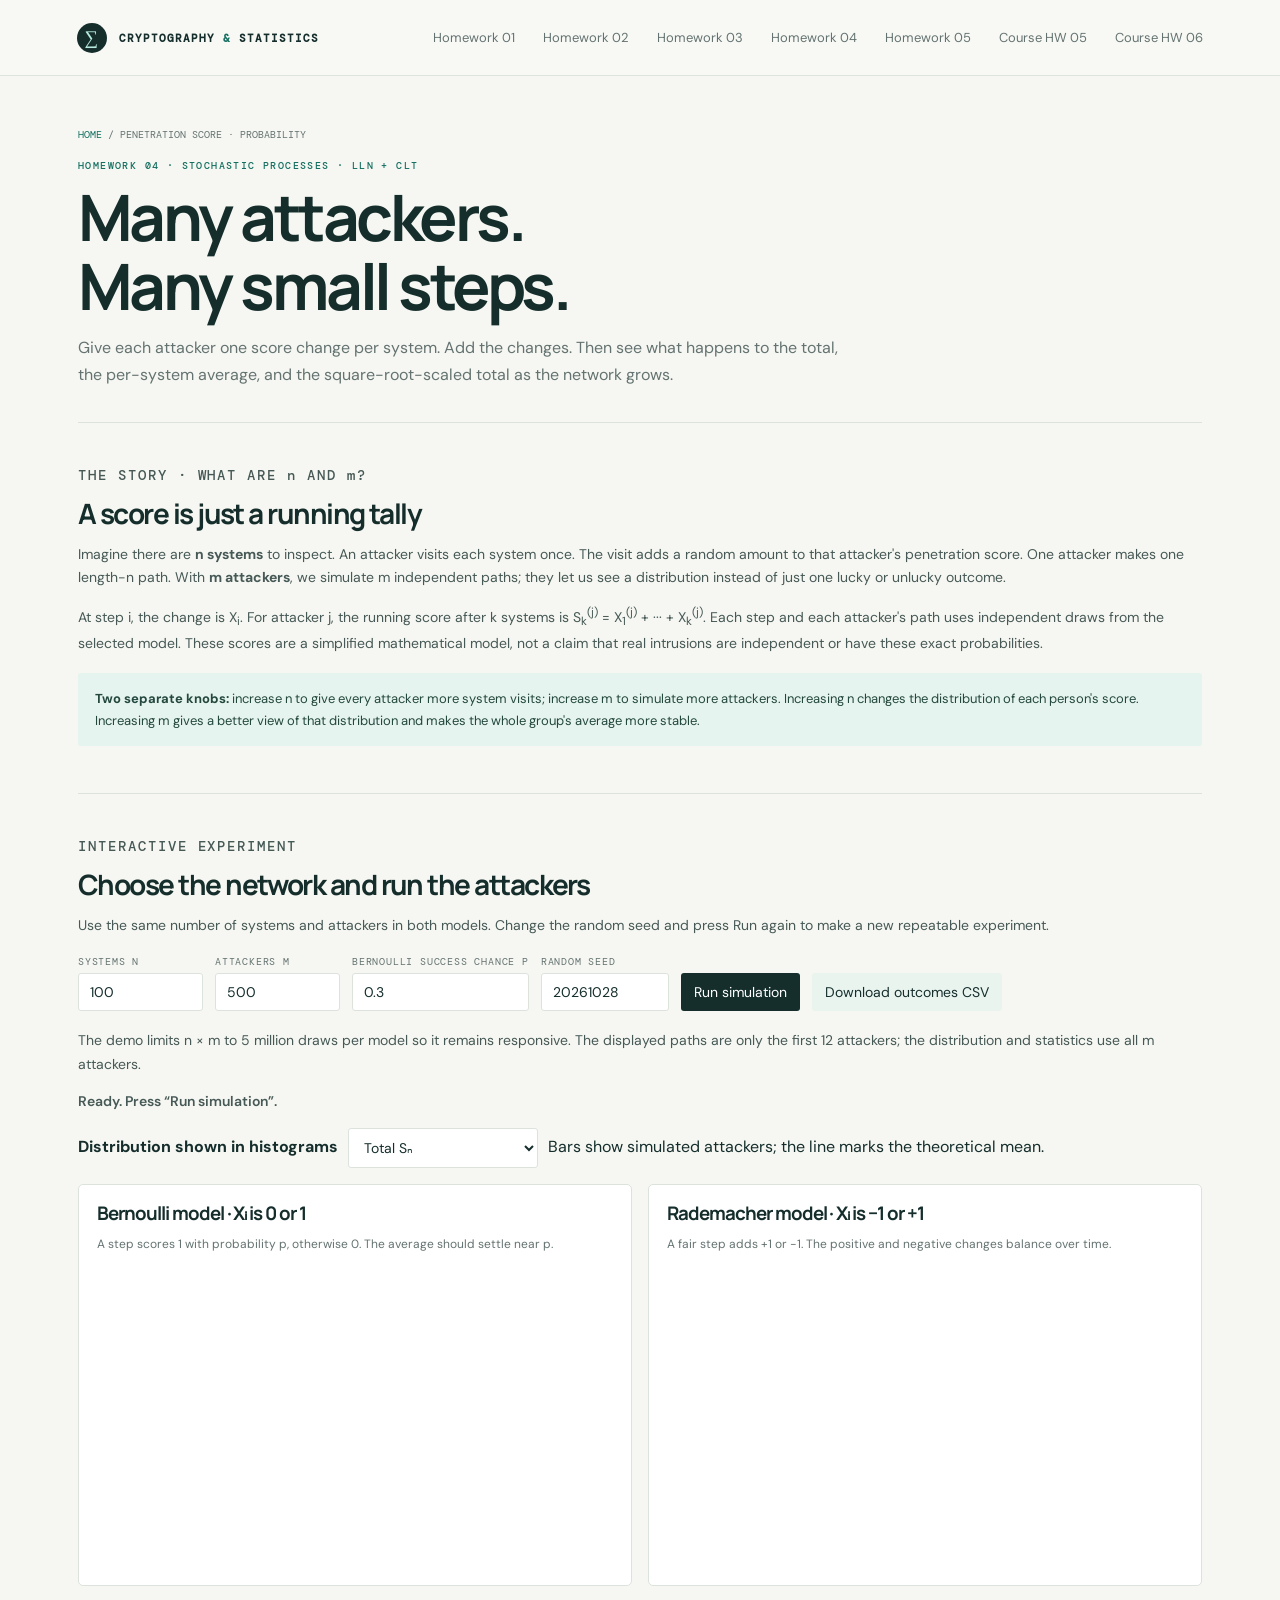
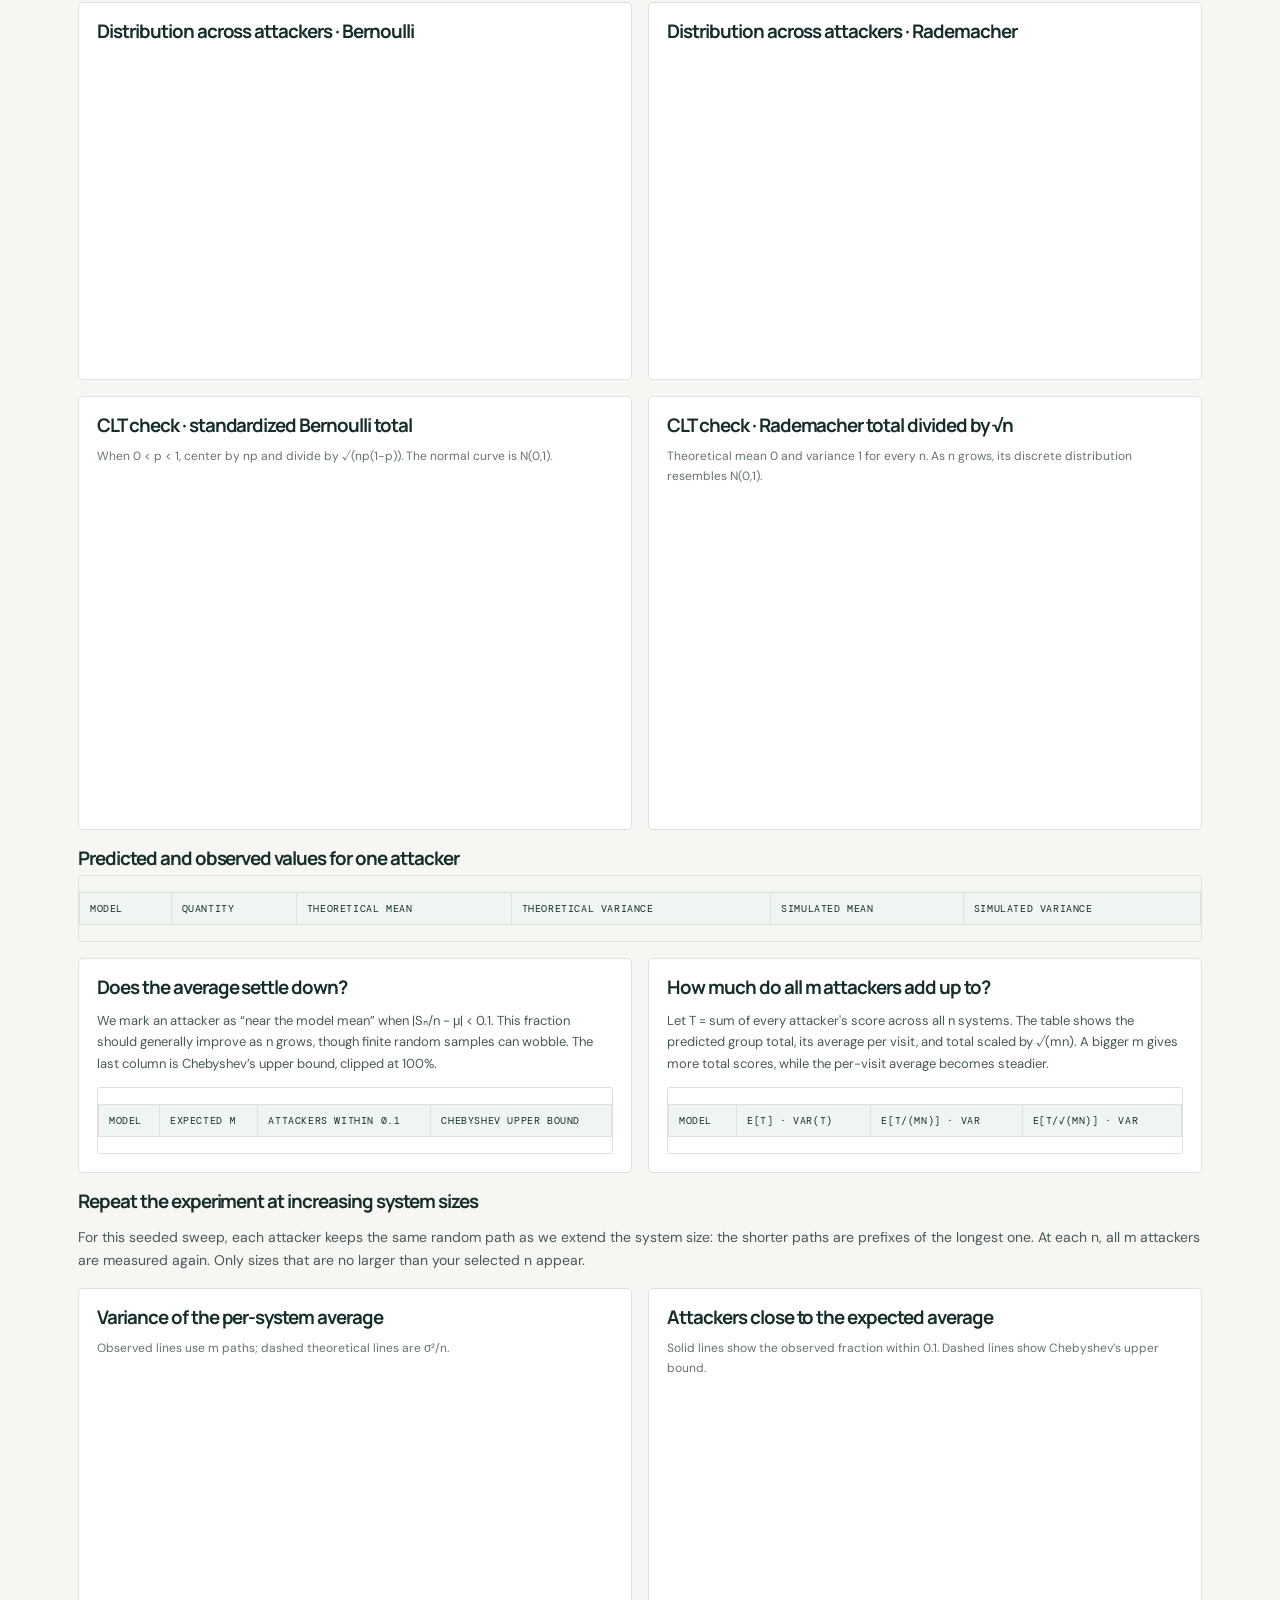
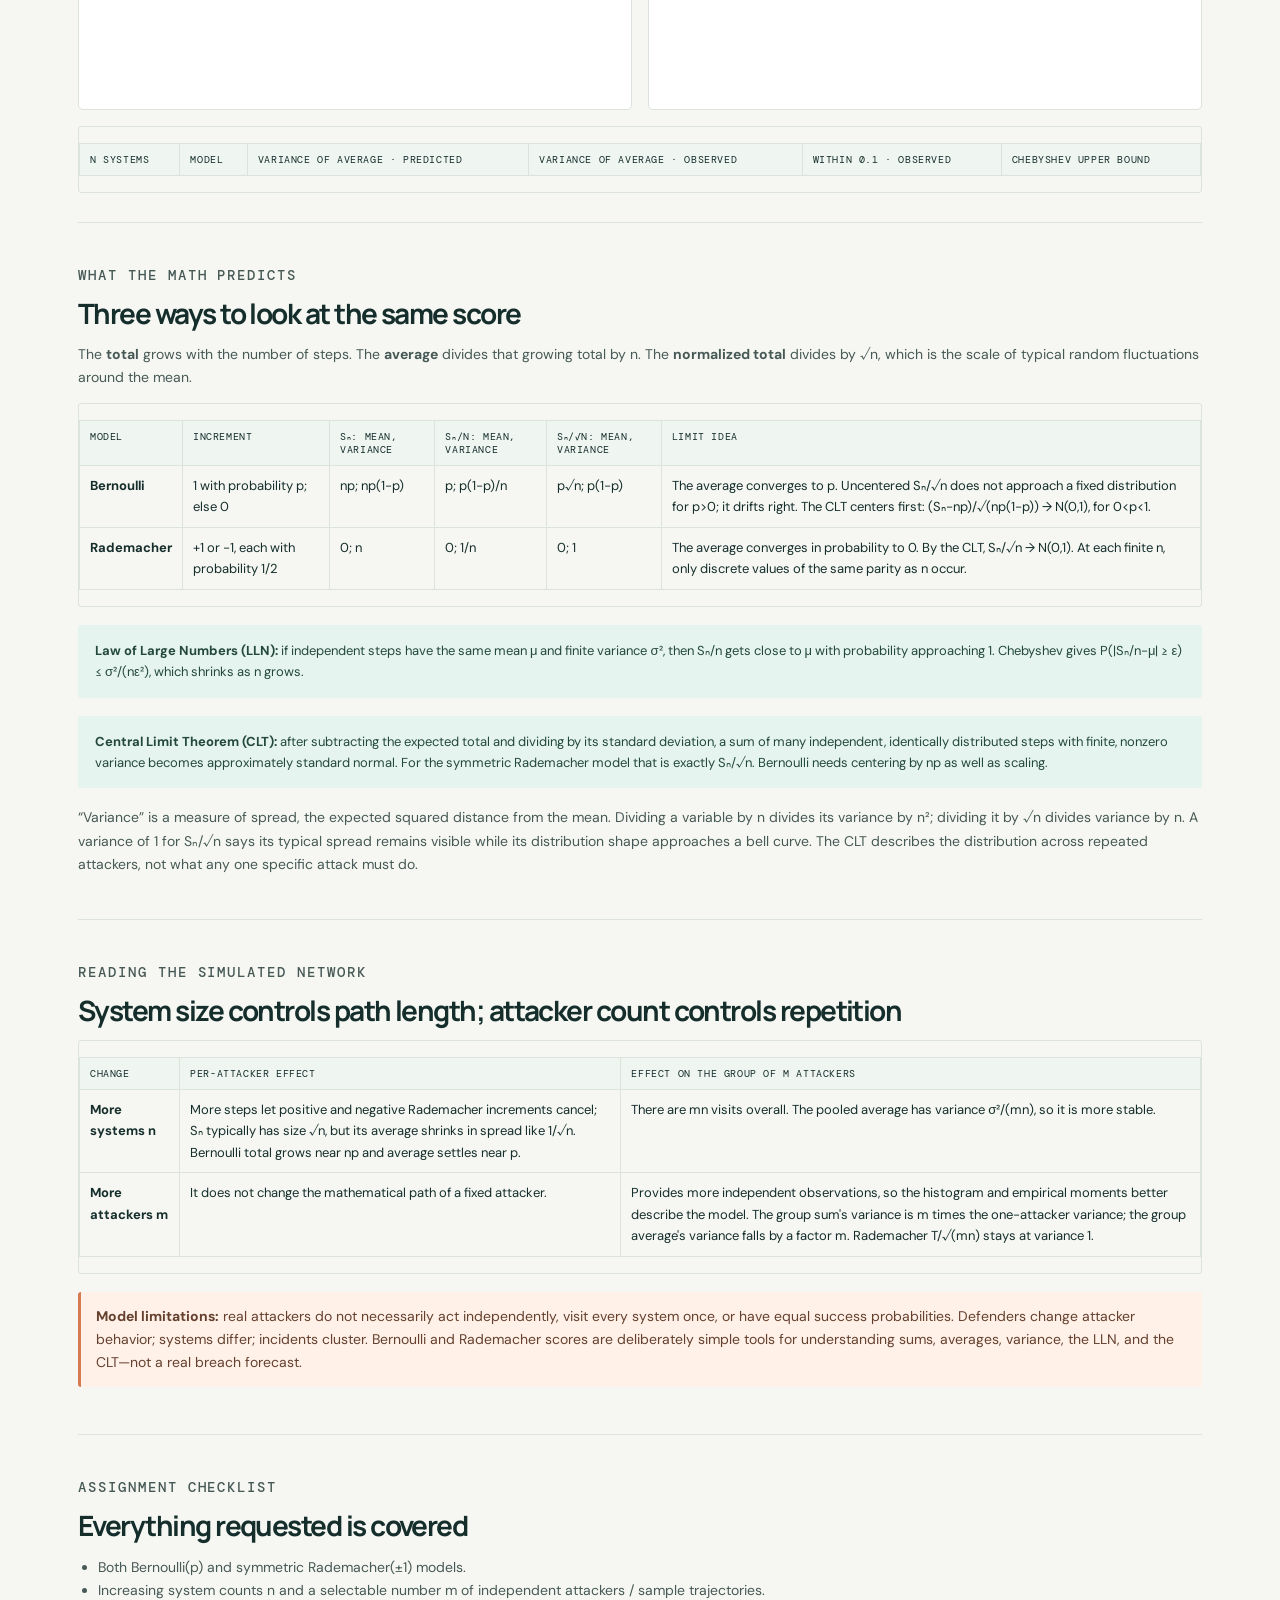
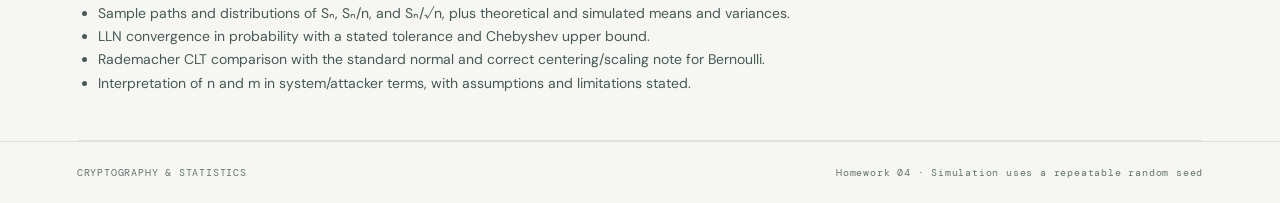
<file: homework-4.html>
<!doctype html>
<html lang="en">
<head>
  <meta charset="utf-8">
  <meta name="viewport" content="width=device-width, initial-scale=1">
  <meta name="description" content="Interactive Bernoulli and Rademacher penetration-score simulator illustrating the Law of Large Numbers and Central Limit Theorem.">
  <title>Homework 4 — Random Scores, LLN &amp; CLT</title>
  <link rel="stylesheet" href="styles.css">
  <style>
    .plot-panel{background:#fff;border:1px solid var(--line);border-radius:5px;padding:18px;margin:16px 0;min-width:0}.plot-panel h3{margin:0 0 8px}.plot-panel canvas{display:block;width:100%;height:300px}.plot-grid{display:grid;grid-template-columns:1fr 1fr;gap:16px;margin:16px 0}.plot-grid .plot-panel{margin:0}.hw4-controls{display:flex;flex-wrap:wrap;gap:12px;align-items:end;margin:18px 0}.hw4-controls .field{min-width:125px}.hw4-controls input,.hw4-controls select{width:100%}.stat-strip{display:grid;grid-template-columns:repeat(3,minmax(0,1fr));gap:10px;margin:14px 0}.stat-strip .stat-card{min-width:0}.stat-strip strong{overflow-wrap:anywhere}.formula-row{overflow-x:auto}.prob-table{width:100%;border-collapse:collapse;font-size:13px;margin:16px 0}.prob-table th,.prob-table td{padding:9px 10px;border:1px solid var(--line);text-align:left;vertical-align:top}.prob-table th{background:#eff5f0;font:10px var(--mono);letter-spacing:.06em;text-transform:uppercase}.prob-table td:first-child{font-weight:700}.model-card{background:#fff;border:1px solid var(--line);border-radius:5px;padding:18px;min-width:0}.model-card h3{margin:0 0 10px}.model-card p{font-size:13px}.chart-caption{font-size:12px!important;color:var(--muted)!important}.callout.warn{background:#fff1e8;color:#65402e;border-left:3px solid #d87a51;border-radius:3px;padding:13px 15px}.legend-inline{display:flex;gap:12px;flex-wrap:wrap;font-size:11px;color:var(--muted)}.legend-dot{display:inline-block;width:9px;height:9px;border-radius:50%;background:#16806d;margin-right:5px}.legend-dot.orange{background:#e98950}.legend-dot.purple{background:#8068a8}.result-status{min-height:24px;color:var(--teal-deep);font-weight:600}.result-status.error{color:#a33c27}.metric-controls{display:flex;align-items:center;gap:10px;flex-wrap:wrap;margin:0 0 12px}.source-list a{overflow-wrap:anywhere}
    @media(max-width:760px){.plot-grid{grid-template-columns:1fr}.plot-panel{padding:12px}.plot-panel canvas{height:260px}.stat-strip{grid-template-columns:1fr}.prob-table{min-width:620px}.site-header{flex-wrap:wrap}.site-header nav{flex-wrap:wrap}}
  </style>
</head>
<body>
  <header class="site-header">
    <a class="brand" href="index.html"><span class="brand-mark">∑</span><span>CRYPTOGRAPHY <i>&amp;</i> STATISTICS</span></a>
    <nav aria-label="Homework navigation"><a href="homework-1.html">Homework 01</a><a href="homework-2.html">Homework 02</a><a href="homework-3.html">Homework 03</a><a href="homework-4.html" aria-current="page">Homework 04</a><a href="homework-5.html">Homework 05</a><a href="homework-6.html">Course HW 05</a><a href="homework-7.html">Course HW 06</a></nav>
  </header>
  <main>
    <section class="page-intro">
      <div class="crumb"><a href="index.html">HOME</a> / PENETRATION SCORE · PROBABILITY</div>
      <p class="eyebrow">HOMEWORK 04 · STOCHASTIC PROCESSES · LLN + CLT</p>
      <h1>Many attackers.<br>Many small steps.</h1>
      <p class="lead">Give each attacker one score change per system. Add the changes. Then see what happens to the total, the per-system average, and the square-root-scaled total as the network grows.</p>
    </section>

    <section class="section">
      <p class="kicker">THE STORY · WHAT ARE n AND m?</p>
      <h2>A score is just a running tally</h2>
      <p>Imagine there are <strong>n systems</strong> to inspect. An attacker visits each system once. The visit adds a random amount to that attacker's penetration score. One attacker makes one length-n path. With <strong>m attackers</strong>, we simulate m independent paths; they let us see a distribution instead of just one lucky or unlucky outcome.</p>
      <p>At step i, the change is X<sub>i</sub>. For attacker j, the running score after k systems is S<sub>k</sub><sup>(j)</sup> = X<sub>1</sub><sup>(j)</sup> + ··· + X<sub>k</sub><sup>(j)</sup>. Each step and each attacker's path uses independent draws from the selected model. These scores are a simplified mathematical model, not a claim that real intrusions are independent or have these exact probabilities.</p>
      <div class="callout teal"><strong>Two separate knobs:</strong> increase n to give every attacker more system visits; increase m to simulate more attackers. Increasing n changes the distribution of each person's score. Increasing m gives a better view of that distribution and makes the whole group's average more stable.</div>
    </section>

    <section class="section" id="simulator">
      <p class="kicker">INTERACTIVE EXPERIMENT</p>
      <h2>Choose the network and run the attackers</h2>
      <p>Use the same number of systems and attackers in both models. Change the random seed and press Run again to make a new repeatable experiment.</p>
      <div class="hw4-controls">
        <div class="field"><label for="systems">Systems n</label><input id="systems" type="number" min="1" max="5000" value="100"></div>
        <div class="field"><label for="attackers">Attackers m</label><input id="attackers" type="number" min="1" max="2000" value="500"></div>
        <div class="field"><label for="probability">Bernoulli success chance p</label><input id="probability" type="number" min="0" max="1" step="0.01" value="0.3"></div>
        <div class="field"><label for="seed">Random seed</label><input id="seed" type="number" min="1" max="4294967295" step="1" value="20261028"></div>
        <button class="button-small" id="run-simulation">Run simulation</button>
        <button class="button-small secondary" id="download-csv" disabled>Download outcomes CSV</button>
      </div>
      <p class="mini-note">The demo limits n × m to 5 million draws per model so it remains responsive. The displayed paths are only the first 12 attackers; the distribution and statistics use all m attackers.</p>
      <p id="run-status" class="result-status" role="status" aria-live="polite">Ready. Press “Run simulation”.</p>
      <div class="metric-controls"><label for="quantity"><strong>Distribution shown in histograms</strong></label><select id="quantity"><option value="total">Total Sₙ</option><option value="average">Average Sₙ/n</option><option value="sqrt">Normalized total Sₙ/√n</option></select><span class="mini-note">Bars show simulated attackers; the line marks the theoretical mean.</span></div>
      <div class="plot-grid">
        <article class="plot-panel"><h3>Bernoulli model · Xᵢ is 0 or 1</h3><p class="chart-caption">A step scores 1 with probability p, otherwise 0. The average should settle near p.</p><canvas id="bernoulli-paths" aria-label="Bernoulli sample attacker trajectories" role="img"></canvas><div id="bernoulli-path-legend" class="legend-inline"></div></article>
        <article class="plot-panel"><h3>Rademacher model · Xᵢ is −1 or +1</h3><p class="chart-caption">A fair step adds +1 or −1. The positive and negative changes balance over time.</p><canvas id="rademacher-paths" aria-label="Rademacher sample attacker trajectories" role="img"></canvas><div id="rademacher-path-legend" class="legend-inline"></div></article>
      </div>
      <div class="plot-grid">
        <article class="plot-panel"><h3>Distribution across attackers · Bernoulli</h3><canvas id="bernoulli-hist" aria-label="Histogram of the selected Bernoulli score quantity" role="img"></canvas><p id="bernoulli-summary" class="chart-caption"></p></article>
        <article class="plot-panel"><h3>Distribution across attackers · Rademacher</h3><canvas id="rademacher-hist" aria-label="Histogram of the selected Rademacher score quantity" role="img"></canvas><p id="rademacher-summary" class="chart-caption"></p></article>
      </div>
      <div class="plot-grid">
        <article class="plot-panel"><h3>CLT check · standardized Bernoulli total</h3><p class="chart-caption">When 0 &lt; p &lt; 1, center by np and divide by √(np(1−p)). The normal curve is N(0,1).</p><canvas id="bernoulli-clt" aria-label="Standardized Bernoulli totals compared with a normal curve" role="img"></canvas><p id="bernoulli-clt-note" class="chart-caption"></p></article>
        <article class="plot-panel"><h3>CLT check · Rademacher total divided by √n</h3><p class="chart-caption">Theoretical mean 0 and variance 1 for every n. As n grows, its discrete distribution resembles N(0,1).</p><canvas id="rademacher-clt" aria-label="Normalized Rademacher totals compared with a normal curve" role="img"></canvas><p id="rademacher-clt-note" class="chart-caption"></p></article>
      </div>
      <h3>Predicted and observed values for one attacker</h3>
      <div class="table-wrap"><table class="prob-table"><thead><tr><th>Model</th><th>Quantity</th><th>Theoretical mean</th><th>Theoretical variance</th><th>Simulated mean</th><th>Simulated variance</th></tr></thead><tbody id="moment-rows"></tbody></table></div>
      <div class="plot-grid">
        <article class="model-card"><h3>Does the average settle down?</h3><p>We mark an attacker as “near the model mean” when |Sₙ/n − μ| &lt; 0.1. This fraction should generally improve as n grows, though finite random samples can wobble. The last column is Chebyshev’s upper bound, clipped at 100%.</p><div class="table-wrap"><table class="prob-table"><thead><tr><th>Model</th><th>Expected μ</th><th>Attackers within 0.1</th><th>Chebyshev upper bound</th></tr></thead><tbody id="lln-rows"></tbody></table></div></article>
        <article class="model-card"><h3>How much do all m attackers add up to?</h3><p>Let T = sum of every attacker's score across all n systems. The table shows the predicted group total, its average per visit, and total scaled by √(mn). A bigger m gives more total scores, while the per-visit average becomes steadier.</p><div class="table-wrap"><table class="prob-table"><thead><tr><th>Model</th><th>E[T] · Var(T)</th><th>E[T/(mn)] · Var</th><th>E[T/√(mn)] · Var</th></tr></thead><tbody id="group-rows"></tbody></table></div></article>
      </div>
      <h3>Repeat the experiment at increasing system sizes</h3>
      <p>For this seeded sweep, each attacker keeps the same random path as we extend the system size: the shorter paths are prefixes of the longest one. At each n, all m attackers are measured again. Only sizes that are no larger than your selected n appear.</p>
      <div class="plot-grid">
        <article class="plot-panel"><h3>Variance of the per-system average</h3><p class="chart-caption">Observed lines use m paths; dashed theoretical lines are σ²/n.</p><canvas id="sweep-variance" aria-label="Empirical and theoretical variance of average score as systems increase" role="img"></canvas><div id="sweep-variance-legend" class="legend-inline"></div></article>
        <article class="plot-panel"><h3>Attackers close to the expected average</h3><p class="chart-caption">Solid lines show the observed fraction within 0.1. Dashed lines show Chebyshev’s upper bound.</p><canvas id="sweep-lln" aria-label="LLN convergence fraction and Chebyshev bound as systems increase" role="img"></canvas><div id="sweep-lln-legend" class="legend-inline"></div></article>
      </div>
      <div class="table-wrap"><table class="prob-table"><thead><tr><th>n systems</th><th>Model</th><th>Variance of average · predicted</th><th>Variance of average · observed</th><th>Within 0.1 · observed</th><th>Chebyshev upper bound</th></tr></thead><tbody id="sweep-rows"></tbody></table></div>
    </section>

    <section class="section" id="theory">
      <p class="kicker">WHAT THE MATH PREDICTS</p>
      <h2>Three ways to look at the same score</h2>
      <p>The <strong>total</strong> grows with the number of steps. The <strong>average</strong> divides that growing total by n. The <strong>normalized total</strong> divides by √n, which is the scale of typical random fluctuations around the mean.</p>
      <div class="table-wrap"><table class="prob-table"><thead><tr><th>Model</th><th>Increment</th><th>Sₙ: mean, variance</th><th>Sₙ/n: mean, variance</th><th>Sₙ/√n: mean, variance</th><th>Limit idea</th></tr></thead><tbody>
        <tr><td>Bernoulli</td><td>1 with probability p; else 0</td><td>np; np(1−p)</td><td>p; p(1−p)/n</td><td>p√n; p(1−p)</td><td>The average converges to p. Uncentered Sₙ/√n does not approach a fixed distribution for p&gt;0; it drifts right. The CLT centers first: (Sₙ−np)/√(np(1−p)) → N(0,1), for 0&lt;p&lt;1.</td></tr>
        <tr><td>Rademacher</td><td>+1 or −1, each with probability 1/2</td><td>0; n</td><td>0; 1/n</td><td>0; 1</td><td>The average converges in probability to 0. By the CLT, Sₙ/√n → N(0,1). At each finite n, only discrete values of the same parity as n occur.</td></tr>
      </tbody></table></div>
      <div class="callout teal"><strong>Law of Large Numbers (LLN):</strong> if independent steps have the same mean μ and finite variance σ², then Sₙ/n gets close to μ with probability approaching 1. Chebyshev gives P(|Sₙ/n−μ| ≥ ε) ≤ σ²/(nε²), which shrinks as n grows.</div>
      <div class="callout teal"><strong>Central Limit Theorem (CLT):</strong> after subtracting the expected total and dividing by its standard deviation, a sum of many independent, identically distributed steps with finite, nonzero variance becomes approximately standard normal. For the symmetric Rademacher model that is exactly Sₙ/√n. Bernoulli needs centering by np as well as scaling.</div>
      <p>“Variance” is a measure of spread, the expected squared distance from the mean. Dividing a variable by n divides its variance by n²; dividing it by √n divides variance by n. A variance of 1 for Sₙ/√n says its typical spread remains visible while its distribution shape approaches a bell curve. The CLT describes the distribution across repeated attackers, not what any one specific attack must do.</p>
    </section>

    <section class="section">
      <p class="kicker">READING THE SIMULATED NETWORK</p>
      <h2>System size controls path length; attacker count controls repetition</h2>
      <div class="table-wrap"><table class="prob-table"><thead><tr><th>Change</th><th>Per-attacker effect</th><th>Effect on the group of m attackers</th></tr></thead><tbody>
        <tr><td>More systems n</td><td>More steps let positive and negative Rademacher increments cancel; Sₙ typically has size √n, but its average shrinks in spread like 1/√n. Bernoulli total grows near np and average settles near p.</td><td>There are mn visits overall. The pooled average has variance σ²/(mn), so it is more stable.</td></tr>
        <tr><td>More attackers m</td><td>It does not change the mathematical path of a fixed attacker.</td><td>Provides more independent observations, so the histogram and empirical moments better describe the model. The group sum's variance is m times the one-attacker variance; the group average's variance falls by a factor m. Rademacher T/√(mn) stays at variance 1.</td></tr>
      </tbody></table></div>
      <p class="callout warn"><strong>Model limitations:</strong> real attackers do not necessarily act independently, visit every system once, or have equal success probabilities. Defenders change attacker behavior; systems differ; incidents cluster. Bernoulli and Rademacher scores are deliberately simple tools for understanding sums, averages, variance, the LLN, and the CLT—not a real breach forecast.</p>
    </section>

    <section class="section" id="coverage">
      <p class="kicker">ASSIGNMENT CHECKLIST</p>
      <h2>Everything requested is covered</h2>
      <ul><li>Both Bernoulli(p) and symmetric Rademacher(±1) models.</li><li>Increasing system counts n and a selectable number m of independent attackers / sample trajectories.</li><li>Sample paths and distributions of Sₙ, Sₙ/n, and Sₙ/√n, plus theoretical and simulated means and variances.</li><li>LLN convergence in probability with a stated tolerance and Chebyshev upper bound.</li><li>Rademacher CLT comparison with the standard normal and correct centering/scaling note for Bernoulli.</li><li>Interpretation of n and m in system/attacker terms, with assumptions and limitations stated.</li></ul>
    </section>
  </main>
  <footer><span>CRYPTOGRAPHY &amp; STATISTICS</span><span>Homework 04 · Simulation uses a repeatable random seed</span></footer>
  <script src="homework-4-core.js"></script>
  <script src="homework-4.js"></script>
</body>
</html>
</file>
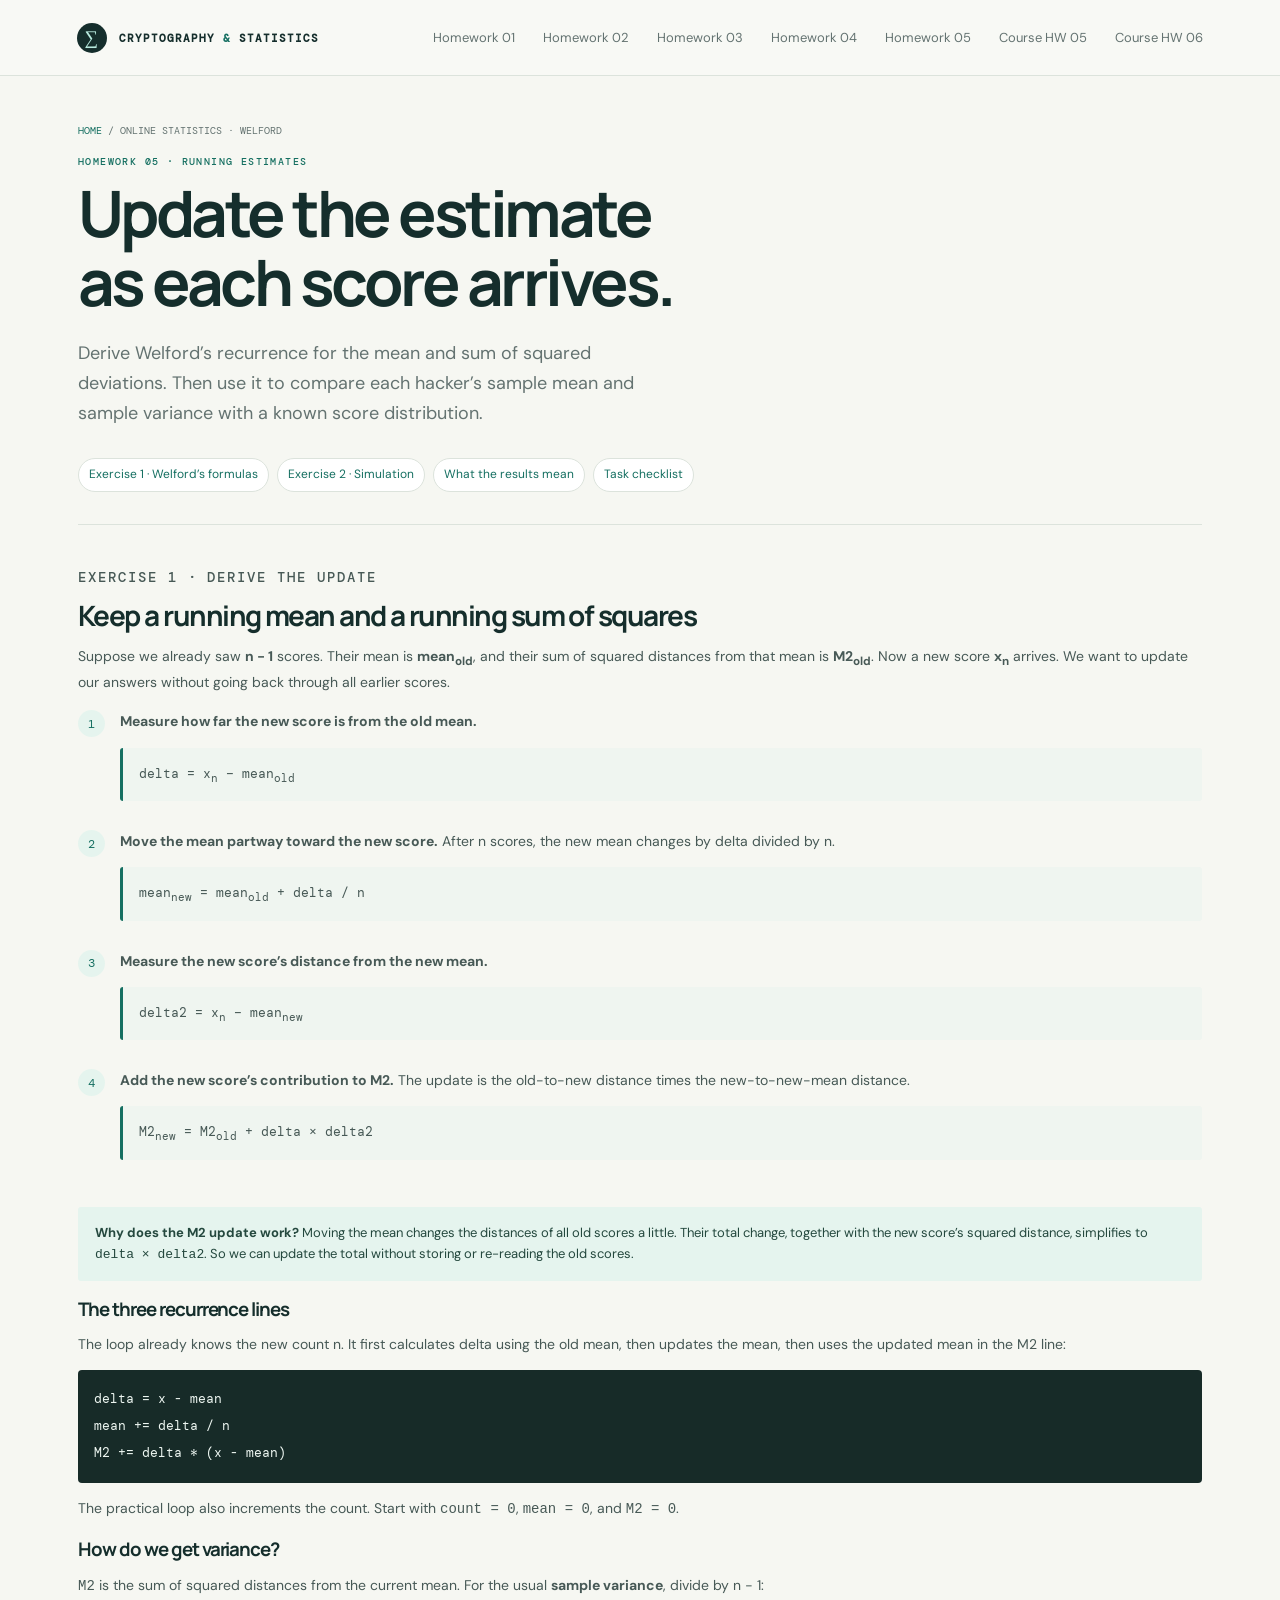
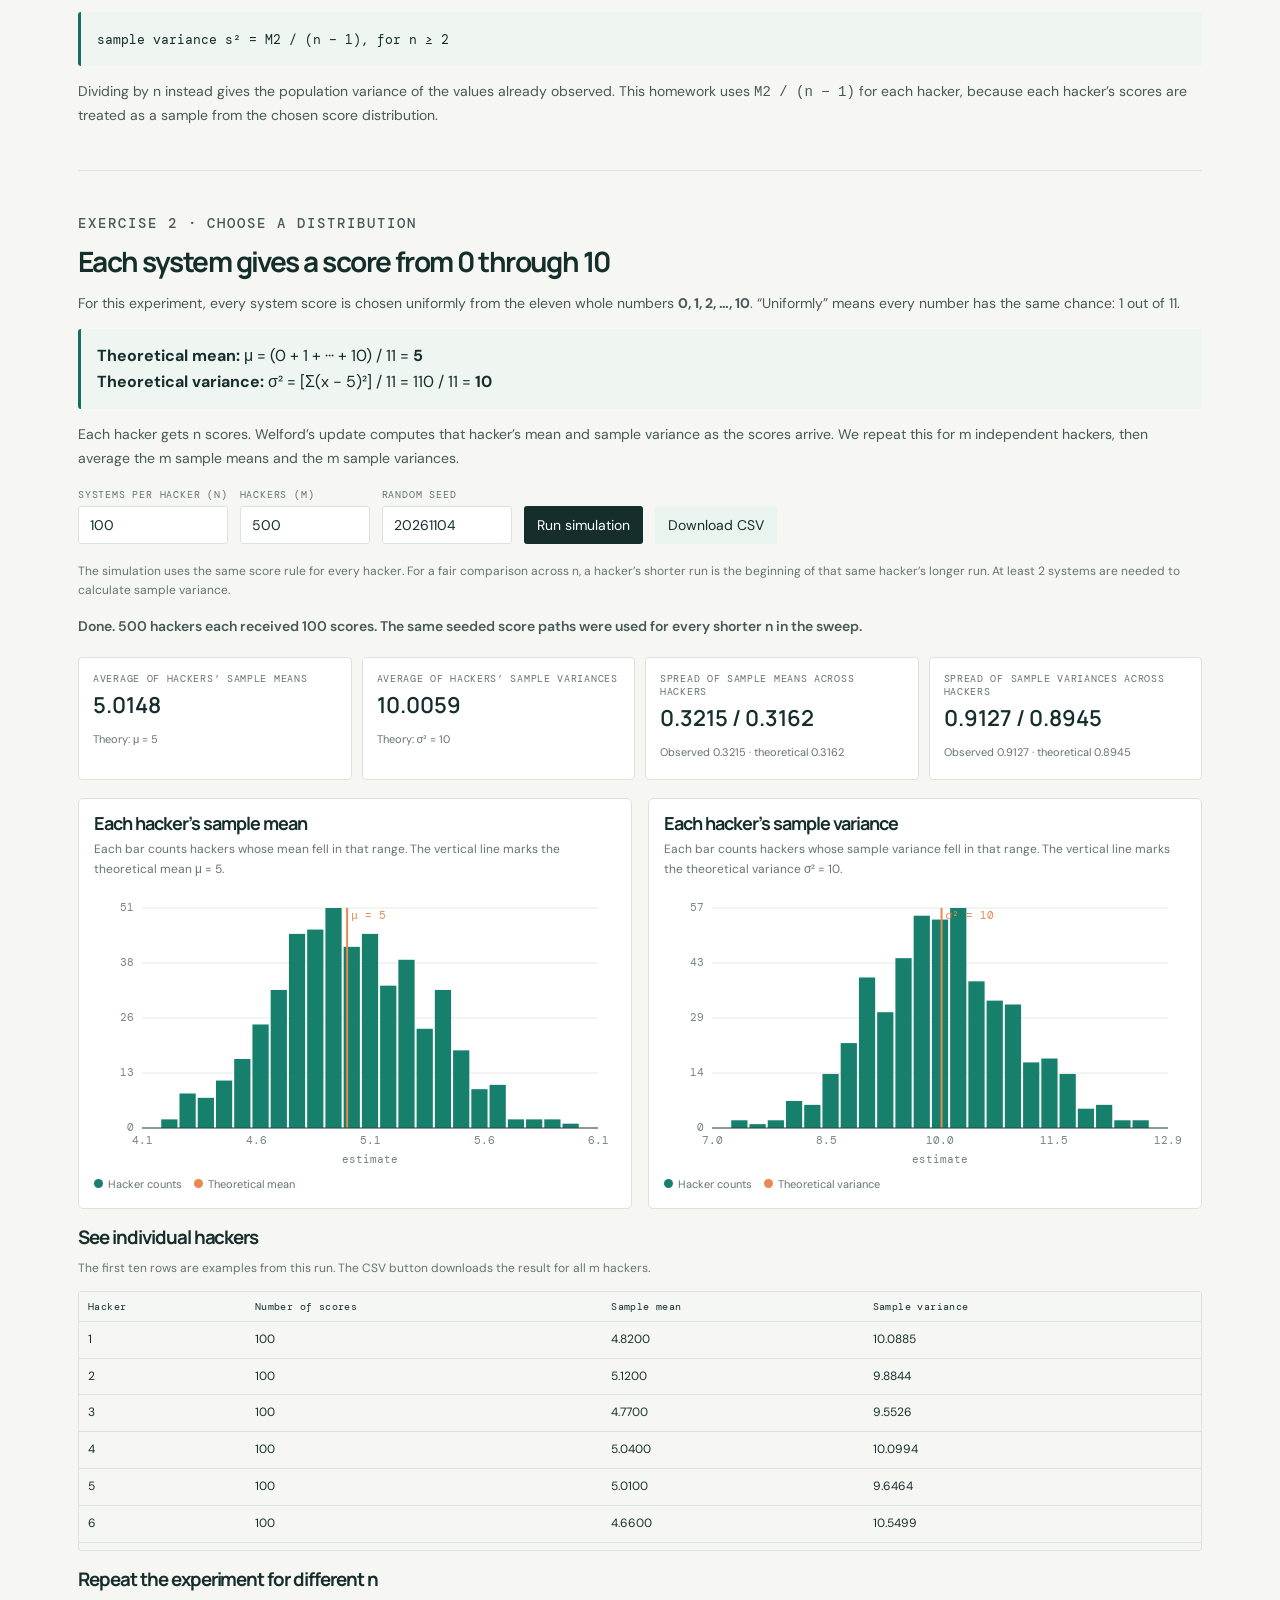
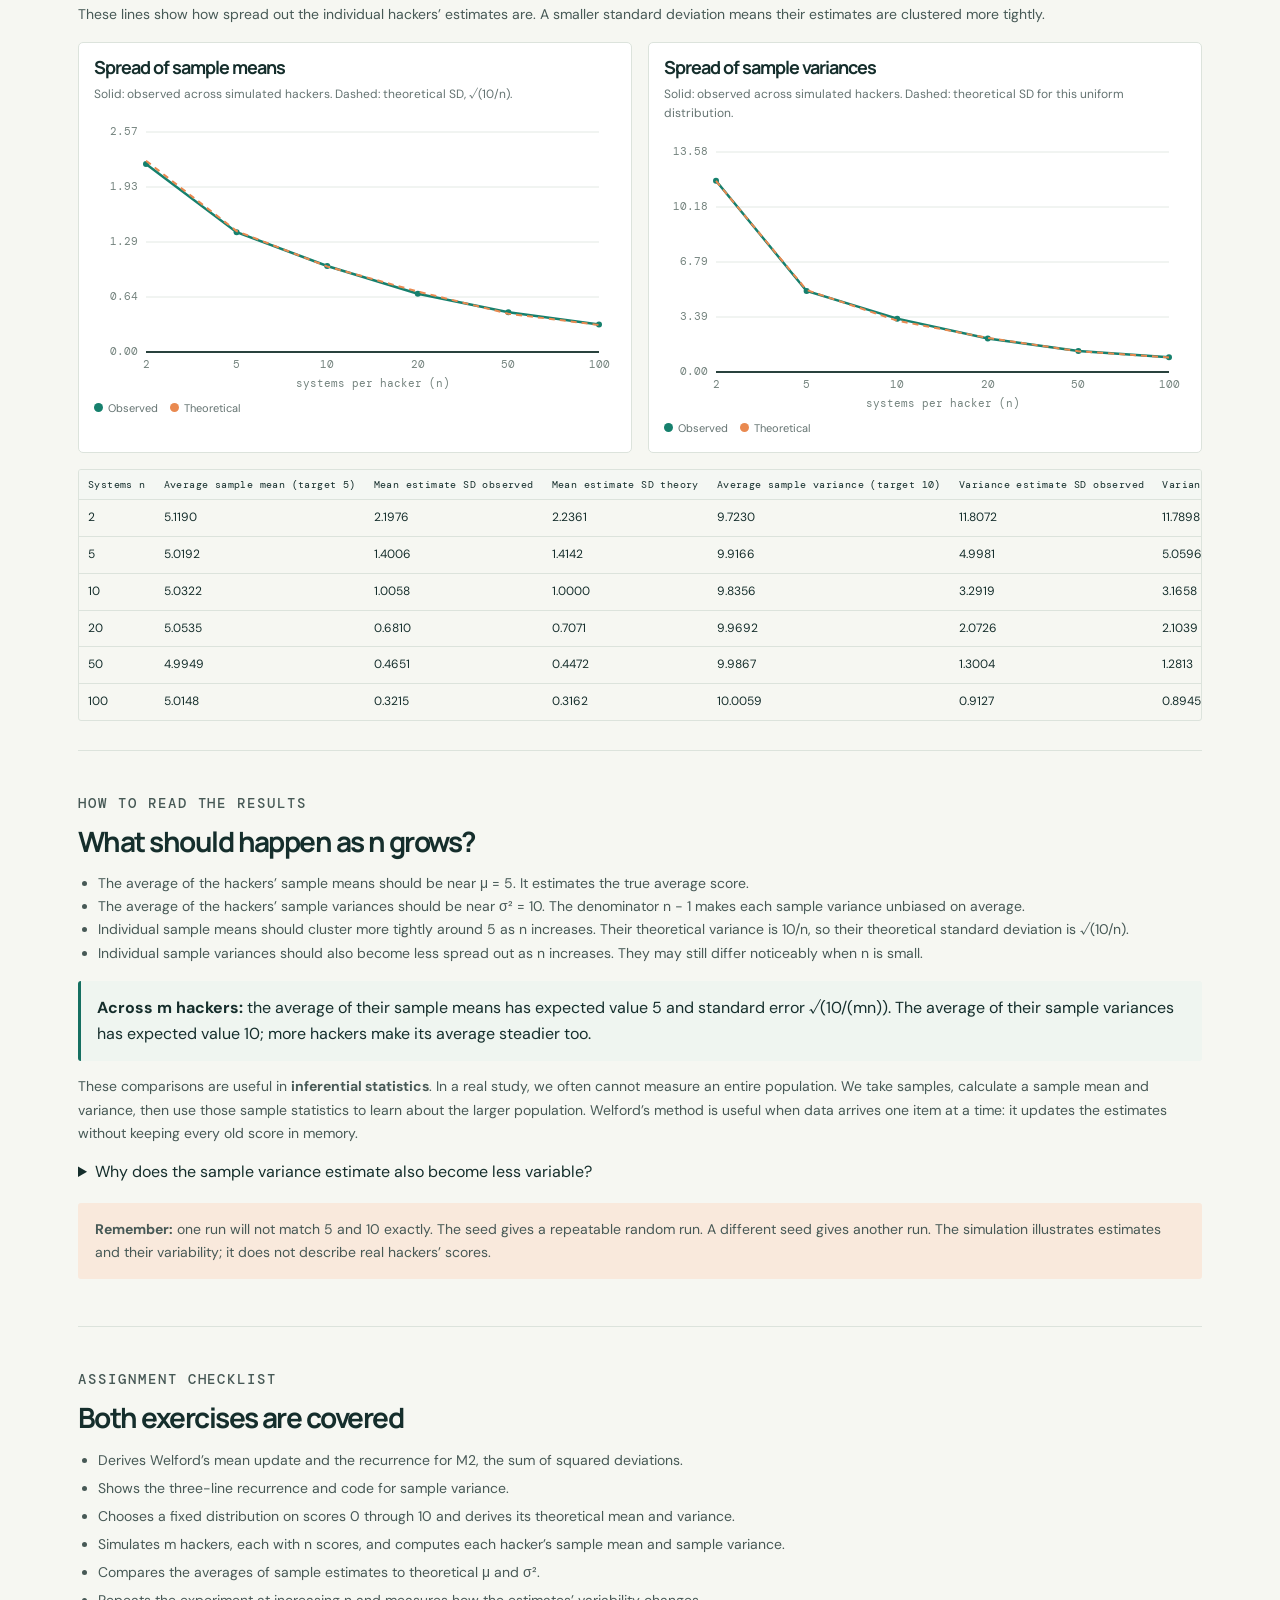
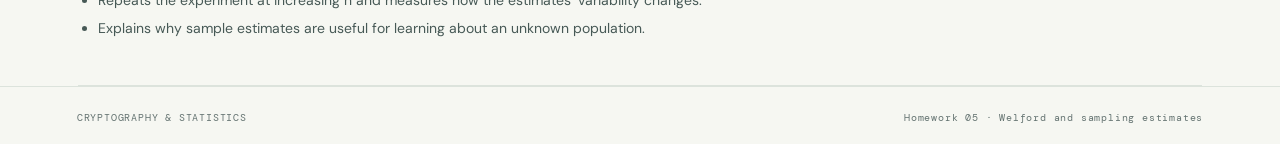
<file: homework-5.html>
<!doctype html>
<html lang="en">
<head>
  <meta charset="utf-8">
  <meta name="viewport" content="width=device-width, initial-scale=1">
  <meta name="description" content="Derive Welford's online mean and variance updates, then study sampling estimates with a reproducible simulation.">
  <title>Homework 5 — Welford, Sampling Mean &amp; Variance</title>
  <link rel="stylesheet" href="styles.css">
  <style>
    .hw5-hero{padding:48px 0 32px;border-bottom:1px solid var(--line)}
    .hw5-hero h1{font-size:clamp(38px,5.6vw,64px);margin:10px 0 15px}
    .jump-links{display:flex;flex-wrap:wrap;gap:8px;margin:20px 0 0}
    .jump-links a{padding:6px 10px;border:1px solid var(--line);border-radius:20px;text-decoration:none;font-size:12px;color:var(--teal-deep);background:#fff}
    .formula-card{background:#eff5f0;border-left:3px solid var(--teal-deep);padding:14px 16px;margin:14px 0;border-radius:3px;overflow-wrap:anywhere}
    .formula-card code,.code-card code{font-family:var(--mono);font-size:13px}
    .code-card{background:#172b28;color:#edf6f1;border-radius:4px;padding:16px;overflow:auto}
    .code-card pre{margin:0;white-space:pre;line-height:1.7}
    .math-steps{counter-reset:step;list-style:none;padding:0}
    .math-steps li{counter-increment:step;position:relative;padding:0 0 15px 42px}
    .math-steps li:before{content:counter(step);position:absolute;left:0;top:0;width:27px;height:27px;border-radius:50%;display:grid;place-items:center;background:#e5f4ee;color:var(--teal-deep);font:12px var(--mono)}
    .hw5-controls{display:flex;flex-wrap:wrap;align-items:end;gap:12px;margin:18px 0}
    .hw5-controls .field{min-width:130px}
    .hw5-controls input{width:100%}
    .status-line{min-height:24px;color:var(--teal-deep);font-size:13px;font-weight:600}
    .status-line.error{color:#a33c27}
    .metric-grid{display:grid;grid-template-columns:repeat(4,minmax(0,1fr));gap:10px;margin:18px 0}
    .metric-card{padding:14px;background:#fff;border:1px solid var(--line);border-radius:4px;min-width:0}
    .metric-card span{display:block;color:var(--muted);font:10px var(--mono);letter-spacing:.07em;text-transform:uppercase}
    .metric-card strong{display:block;font:600 22px var(--display);margin:5px 0;overflow-wrap:anywhere}
    .metric-card small{font-size:11px;color:var(--muted)}
    .hw5-grid{display:grid;grid-template-columns:repeat(2,minmax(0,1fr));gap:16px;margin:16px 0}
    .hw5-plot{background:#fff;border:1px solid var(--line);border-radius:5px;padding:15px;min-width:0}
    .hw5-plot h3{font-size:18px;margin:0 0 7px}
    .hw5-plot p{font-size:12px;color:var(--muted);margin:0 0 10px}
    .hw5-plot canvas{width:100%;height:280px;display:block}
    .table-wrap{overflow:auto}
    .hw5-table{width:100%;border-collapse:collapse;font-size:12px}
    .hw5-table th,.hw5-table td{padding:8px 9px;border-bottom:1px solid var(--line);text-align:left;white-space:nowrap}
    .hw5-table th{font:10px var(--mono);background:#f4f7f3;letter-spacing:.04em}
    .hw5-table tr:last-child td{border-bottom:0}
    .hw5-note{font-size:12px!important;color:var(--muted)!important}
    .legend{display:flex;flex-wrap:wrap;gap:12px;margin-top:5px;color:var(--muted);font-size:11px}
    .legend i{display:inline-block;width:9px;height:9px;border-radius:50%;margin-right:5px;background:#16806d}
    .legend i.orange{background:#e98950}
    .legend i.dashed{height:2px;border-radius:0;background:#283d38}
    .theory-table{min-width:680px}
    .hw5-coverage li{margin:5px 0}
    @media(max-width:850px){.metric-grid{grid-template-columns:repeat(2,minmax(0,1fr))}.hw5-grid{grid-template-columns:1fr}}
    @media(max-width:560px){.metric-grid{grid-template-columns:1fr}.hw5-plot{padding:11px}.hw5-plot canvas{height:250px}}
  </style>
</head>
<body>
  <header class="site-header">
    <a class="brand" href="index.html"><span class="brand-mark">∑</span><span>CRYPTOGRAPHY <i>&amp;</i> STATISTICS</span></a>
    <nav aria-label="Homework navigation"><a href="homework-1.html">Homework 01</a><a href="homework-2.html">Homework 02</a><a href="homework-3.html">Homework 03</a><a href="homework-4.html">Homework 04</a><a href="homework-5.html" aria-current="page">Homework 05</a><a href="homework-6.html">Course HW 05</a><a href="homework-7.html">Course HW 06</a></nav>
  </header>
  <main>
    <section class="hw5-hero">
      <div class="crumb"><a href="index.html">HOME</a> / ONLINE STATISTICS · WELFORD</div>
      <p class="eyebrow">HOMEWORK 05 · RUNNING ESTIMATES</p>
      <h1>Update the estimate<br>as each score arrives.</h1>
      <p class="lead">Derive Welford’s recurrence for the mean and sum of squared deviations. Then use it to compare each hacker’s sample mean and sample variance with a known score distribution.</p>
      <nav class="jump-links" aria-label="Homework 5 sections"><a href="#welford">Exercise 1 · Welford’s formulas</a><a href="#simulation">Exercise 2 · Simulation</a><a href="#interpretation">What the results mean</a><a href="#coverage">Task checklist</a></nav>
    </section>

    <section class="section" id="welford">
      <p class="kicker">EXERCISE 1 · DERIVE THE UPDATE</p>
      <h2>Keep a running mean and a running sum of squares</h2>
      <p>Suppose we already saw <strong>n − 1</strong> scores. Their mean is <strong>mean<sub>old</sub></strong>, and their sum of squared distances from that mean is <strong>M2<sub>old</sub></strong>. Now a new score <strong>x<sub>n</sub></strong> arrives. We want to update our answers without going back through all earlier scores.</p>

      <ol class="math-steps">
        <li><strong>Measure how far the new score is from the old mean.</strong><div class="formula-card"><code>delta = x<sub>n</sub> − mean<sub>old</sub></code></div></li>
        <li><strong>Move the mean partway toward the new score.</strong> After n scores, the new mean changes by delta divided by n.<div class="formula-card"><code>mean<sub>new</sub> = mean<sub>old</sub> + delta / n</code></div></li>
        <li><strong>Measure the new score’s distance from the new mean.</strong><div class="formula-card"><code>delta2 = x<sub>n</sub> − mean<sub>new</sub></code></div></li>
        <li><strong>Add the new score’s contribution to M2.</strong> The update is the old-to-new distance times the new-to-new-mean distance.<div class="formula-card"><code>M2<sub>new</sub> = M2<sub>old</sub> + delta × delta2</code></div></li>
      </ol>

      <div class="callout teal"><strong>Why does the M2 update work?</strong> Moving the mean changes the distances of all old scores a little. Their total change, together with the new score’s squared distance, simplifies to <code>delta × delta2</code>. So we can update the total without storing or re-reading the old scores.</div>

      <h3>The three recurrence lines</h3>
      <p>The loop already knows the new count n. It first calculates delta using the old mean, then updates the mean, then uses the updated mean in the M2 line:</p>
      <div class="code-card"><pre><code>delta = x - mean
mean += delta / n
M2 += delta * (x - mean)</code></pre></div>
      <p>The practical loop also increments the count. Start with <code>count = 0</code>, <code>mean = 0</code>, and <code>M2 = 0</code>.</p>

      <h3>How do we get variance?</h3>
      <p><code>M2</code> is the sum of squared distances from the current mean. For the usual <strong>sample variance</strong>, divide by n − 1:</p>
      <div class="formula-card"><code>sample variance s² = M2 / (n − 1), for n ≥ 2</code></div>
      <p>Dividing by n instead gives the population variance of the values already observed. This homework uses <code>M2 / (n − 1)</code> for each hacker, because each hacker’s scores are treated as a sample from the chosen score distribution.</p>
    </section>

    <section class="section" id="simulation">
      <p class="kicker">EXERCISE 2 · CHOOSE A DISTRIBUTION</p>
      <h2>Each system gives a score from 0 through 10</h2>
      <p>For this experiment, every system score is chosen uniformly from the eleven whole numbers <strong>0, 1, 2, …, 10</strong>. “Uniformly” means every number has the same chance: 1 out of 11.</p>
      <div class="formula-card"><strong>Theoretical mean:</strong> μ = (0 + 1 + ··· + 10) / 11 = <strong>5</strong><br><strong>Theoretical variance:</strong> σ² = [Σ(x − 5)²] / 11 = 110 / 11 = <strong>10</strong></div>
      <p>Each hacker gets n scores. Welford’s update computes that hacker’s mean and sample variance as the scores arrive. We repeat this for m independent hackers, then average the m sample means and the m sample variances.</p>

      <div class="hw5-controls">
        <div class="field"><label for="systems">Systems per hacker (n)</label><input id="systems" type="number" min="2" max="5000" value="100"></div>
        <div class="field"><label for="hackers">Hackers (m)</label><input id="hackers" type="number" min="2" max="2000" value="500"></div>
        <div class="field"><label for="seed">Random seed</label><input id="seed" type="number" min="1" max="4294967295" value="20261104"></div>
        <button class="button-small" id="run">Run simulation</button>
        <button class="button-small secondary" id="download" disabled>Download CSV</button>
      </div>
      <p class="hw5-note">The simulation uses the same score rule for every hacker. For a fair comparison across n, a hacker’s shorter run is the beginning of that same hacker’s longer run. At least 2 systems are needed to calculate sample variance.</p>
      <p id="status" class="status-line" role="status" aria-live="polite">Ready. Press “Run simulation”.</p>

      <div class="metric-grid" aria-live="polite">
        <article class="metric-card"><span>Average of hackers’ sample means</span><strong id="avg-means">—</strong><small>Theory: μ = 5</small></article>
        <article class="metric-card"><span>Average of hackers’ sample variances</span><strong id="avg-variances">—</strong><small>Theory: σ² = 10</small></article>
        <article class="metric-card"><span>Spread of sample means across hackers</span><strong id="mean-spread">—</strong><small id="mean-spread-note">Observed SD / theory</small></article>
        <article class="metric-card"><span>Spread of sample variances across hackers</span><strong id="variance-spread">—</strong><small id="variance-spread-note">Observed SD / theory</small></article>
      </div>

      <div class="hw5-grid">
        <article class="hw5-plot"><h3>Each hacker’s sample mean</h3><p>Each bar counts hackers whose mean fell in that range. The vertical line marks the theoretical mean μ = 5.</p><canvas id="means-chart" role="img" aria-label="Histogram of the sample means across hackers"></canvas><div class="legend"><span><i></i>Hacker counts</span><span><i class="orange"></i>Theoretical mean</span></div></article>
        <article class="hw5-plot"><h3>Each hacker’s sample variance</h3><p>Each bar counts hackers whose sample variance fell in that range. The vertical line marks the theoretical variance σ² = 10.</p><canvas id="variances-chart" role="img" aria-label="Histogram of the sample variances across hackers"></canvas><div class="legend"><span><i></i>Hacker counts</span><span><i class="orange"></i>Theoretical variance</span></div></article>
      </div>

      <h3>See individual hackers</h3>
      <p class="hw5-note">The first ten rows are examples from this run. The CSV button downloads the result for all m hackers.</p>
      <div class="table-wrap"><table class="hw5-table"><thead><tr><th>Hacker</th><th>Number of scores</th><th>Sample mean</th><th>Sample variance</th></tr></thead><tbody id="hacker-rows"><tr><td colspan="4">Run the simulation to see example results.</td></tr></tbody></table></div>

      <h3>Repeat the experiment for different n</h3>
      <p>These lines show how spread out the individual hackers’ estimates are. A smaller standard deviation means their estimates are clustered more tightly.</p>
      <div class="hw5-grid">
        <article class="hw5-plot"><h3>Spread of sample means</h3><p>Solid: observed across simulated hackers. Dashed: theoretical SD, √(10/n).</p><canvas id="mean-sweep" role="img" aria-label="Observed and theoretical spread of sample means for increasing system counts"></canvas><div class="legend"><span><i></i>Observed</span><span><i class="orange"></i>Theoretical</span></div></article>
        <article class="hw5-plot"><h3>Spread of sample variances</h3><p>Solid: observed across simulated hackers. Dashed: theoretical SD for this uniform distribution.</p><canvas id="variance-sweep" role="img" aria-label="Observed and theoretical spread of sample variances for increasing system counts"></canvas><div class="legend"><span><i></i>Observed</span><span><i class="orange"></i>Theoretical</span></div></article>
      </div>
      <div class="table-wrap"><table class="hw5-table"><thead><tr><th>Systems n</th><th>Average sample mean (target 5)</th><th>Mean estimate SD observed</th><th>Mean estimate SD theory</th><th>Average sample variance (target 10)</th><th>Variance estimate SD observed</th><th>Variance estimate SD theory</th></tr></thead><tbody id="sweep-rows"><tr><td colspan="7">Run the simulation to compare different values of n.</td></tr></tbody></table></div>
    </section>

    <section class="section" id="interpretation">
      <p class="kicker">HOW TO READ THE RESULTS</p>
      <h2>What should happen as n grows?</h2>
      <ul>
        <li>The average of the hackers’ sample means should be near μ = 5. It estimates the true average score.</li>
        <li>The average of the hackers’ sample variances should be near σ² = 10. The denominator n − 1 makes each sample variance unbiased on average.</li>
        <li>Individual sample means should cluster more tightly around 5 as n increases. Their theoretical variance is 10/n, so their theoretical standard deviation is √(10/n).</li>
        <li>Individual sample variances should also become less spread out as n increases. They may still differ noticeably when n is small.</li>
      </ul>
      <div class="formula-card"><strong>Across m hackers:</strong> the average of their sample means has expected value 5 and standard error √(10/(mn)). The average of their sample variances has expected value 10; more hackers make its average steadier too.</div>
      <p>These comparisons are useful in <strong>inferential statistics</strong>. In a real study, we often cannot measure an entire population. We take samples, calculate a sample mean and variance, then use those sample statistics to learn about the larger population. Welford’s method is useful when data arrives one item at a time: it updates the estimates without keeping every old score in memory.</p>

      <details>
        <summary>Why does the sample variance estimate also become less variable?</summary>
        <p>For a sample of size n, the variance of its unbiased sample variance is [μ₄ − ((n − 3)/(n − 1))σ⁴] / n, where μ₄ is the distribution’s fourth central moment. For scores uniformly chosen from 0 through 10, μ₄ = 178 and σ⁴ = 100. This gives a theoretical guide for the dashed line in the sample-variance spread chart. The formula is more advanced than the Welford update; it helps predict how much the sample-variance estimates themselves fluctuate.</p>
      </details>
      <p class="callout warn"><strong>Remember:</strong> one run will not match 5 and 10 exactly. The seed gives a repeatable random run. A different seed gives another run. The simulation illustrates estimates and their variability; it does not describe real hackers’ scores.</p>
    </section>

    <section class="section" id="coverage">
      <p class="kicker">ASSIGNMENT CHECKLIST</p>
      <h2>Both exercises are covered</h2>
      <ul class="hw5-coverage">
        <li>Derives Welford’s mean update and the recurrence for M2, the sum of squared deviations.</li>
        <li>Shows the three-line recurrence and code for sample variance.</li>
        <li>Chooses a fixed distribution on scores 0 through 10 and derives its theoretical mean and variance.</li>
        <li>Simulates m hackers, each with n scores, and computes each hacker’s sample mean and sample variance.</li>
        <li>Compares the averages of sample estimates to theoretical μ and σ².</li>
        <li>Repeats the experiment at increasing n and measures how the estimates’ variability changes.</li>
        <li>Explains why sample estimates are useful for learning about an unknown population.</li>
      </ul>
    </section>
  </main>
  <footer><span>CRYPTOGRAPHY &amp; STATISTICS</span><span>Homework 05 · Welford and sampling estimates</span></footer>
  <script src="homework-5-core.js"></script>
  <script src="homework-5.js"></script>
</body>
</html>
</file>
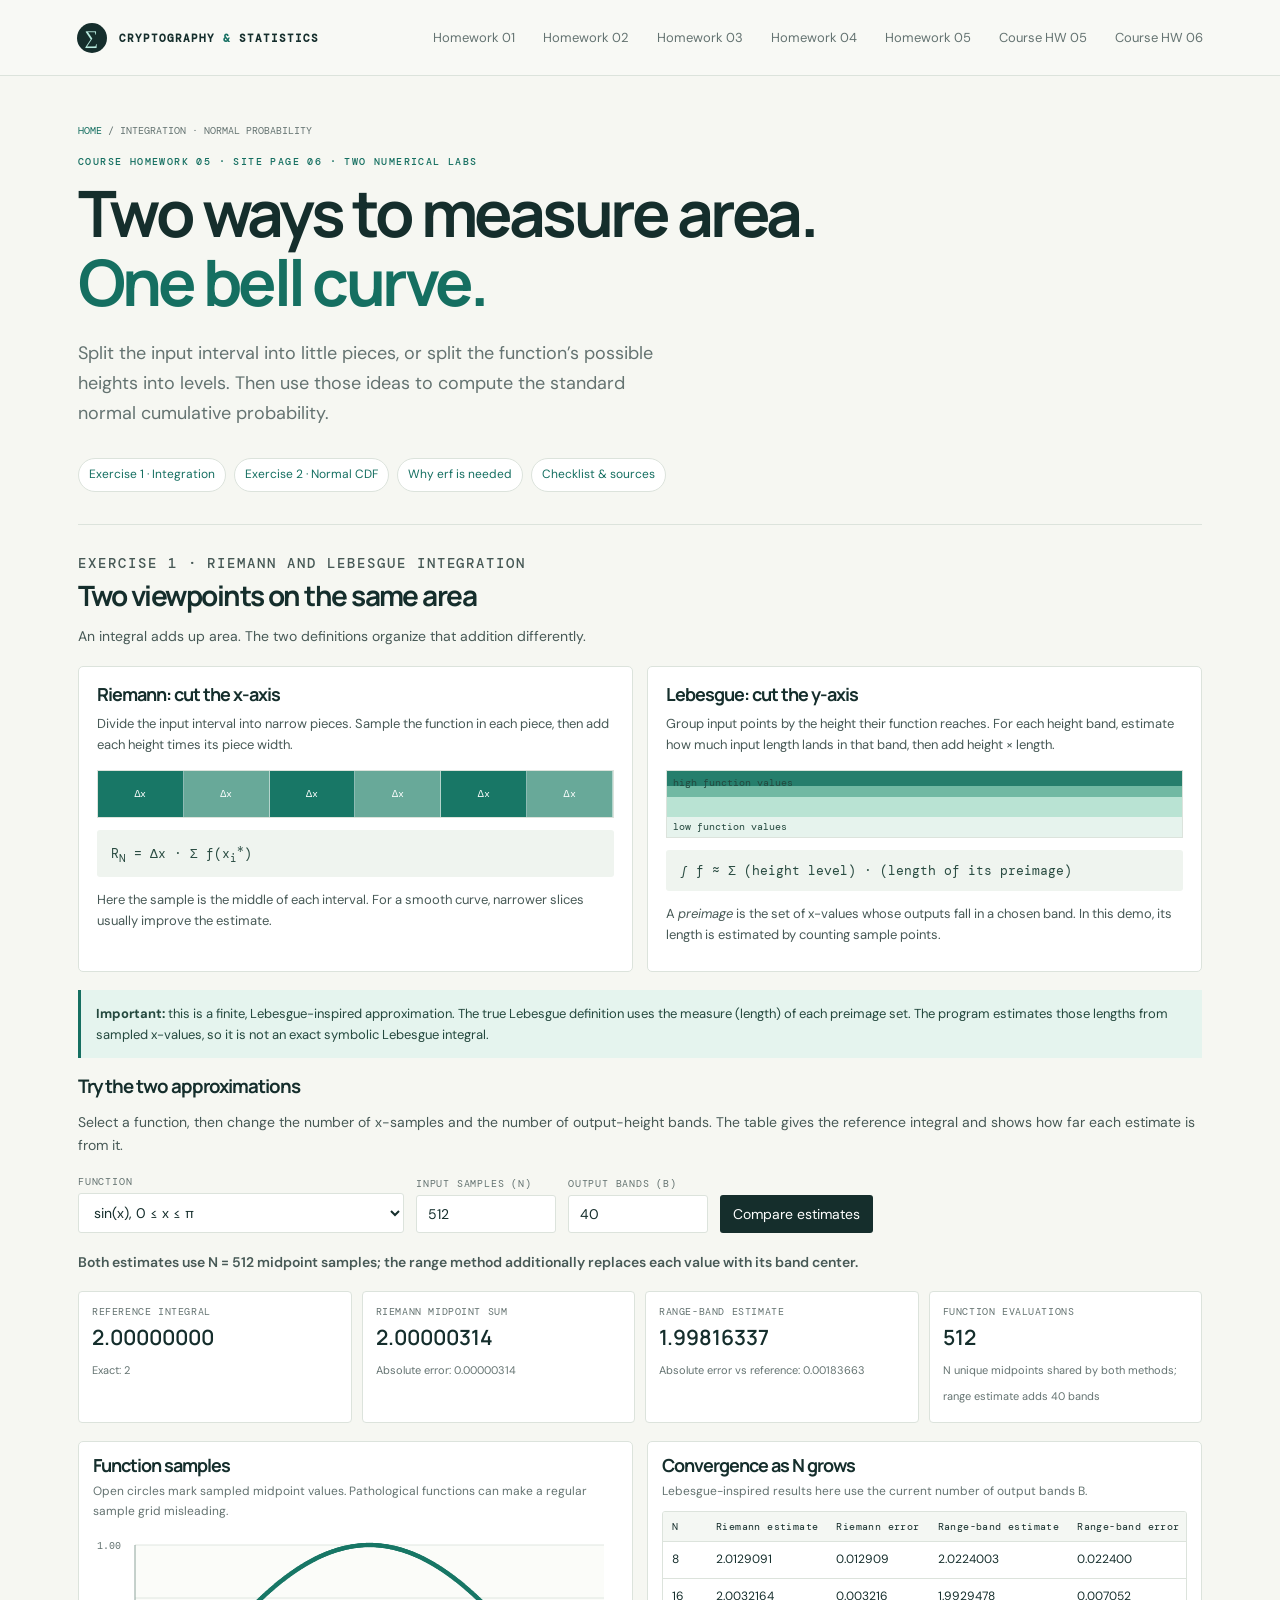
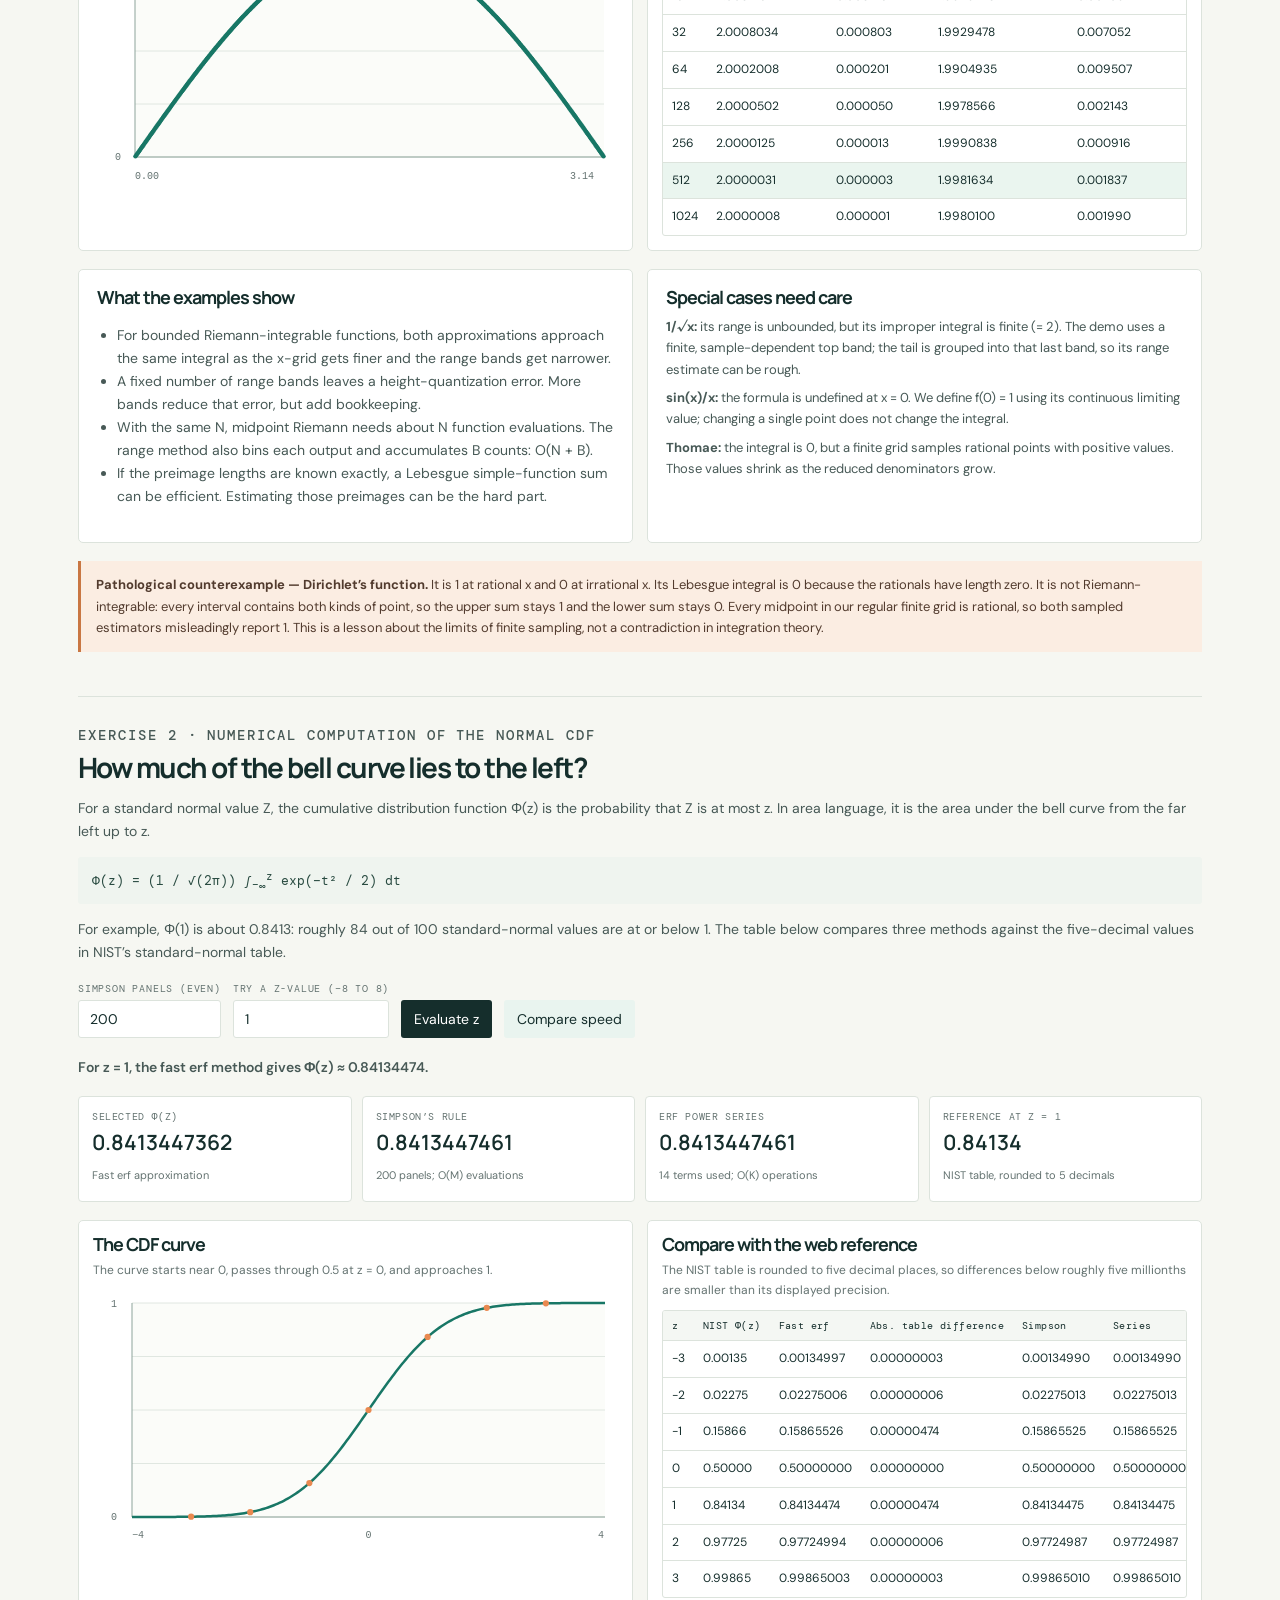
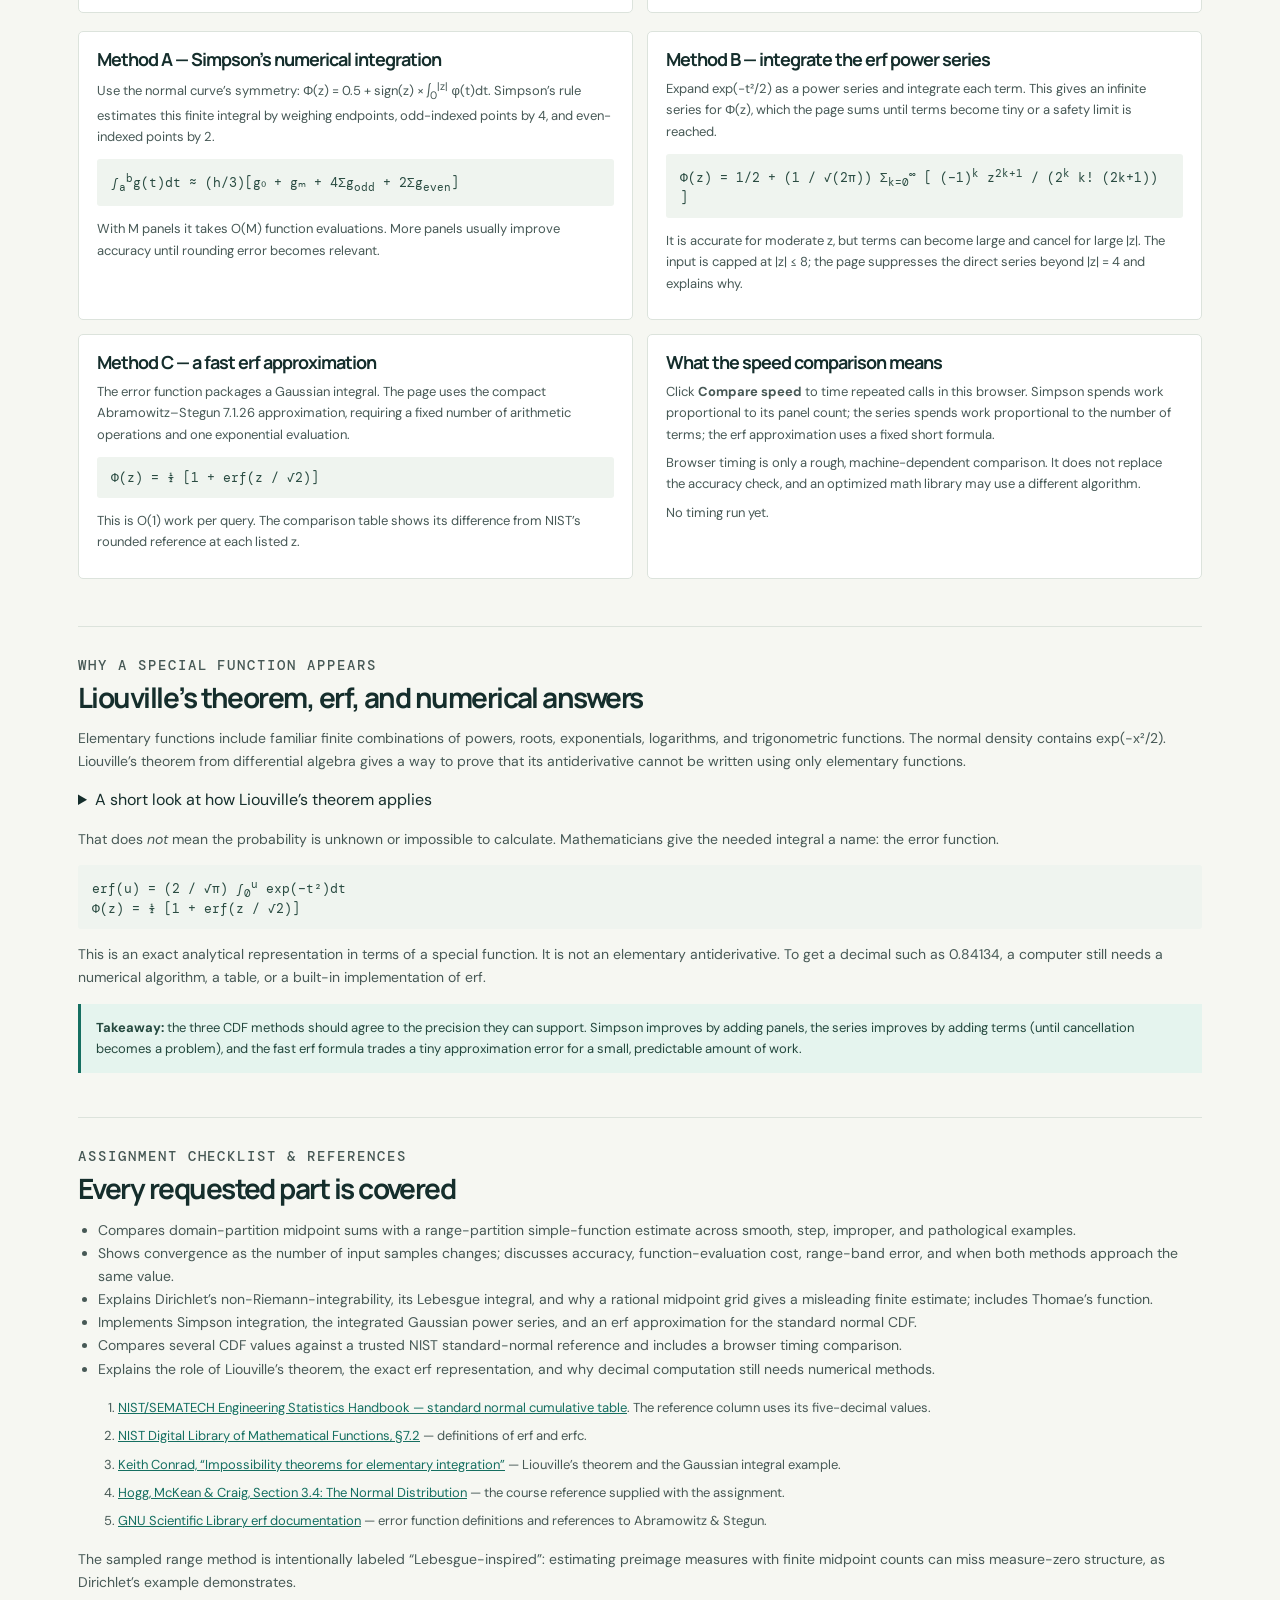
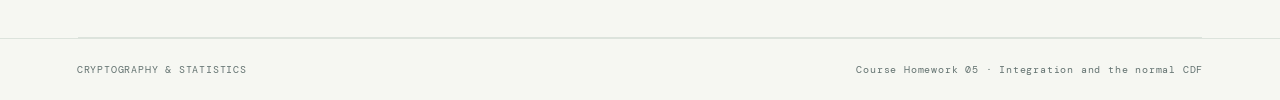
<file: homework-6.html>
<!doctype html>
<html lang="en">
<head>
  <meta charset="utf-8">
  <meta name="viewport" content="width=device-width, initial-scale=1">
  <meta name="description" content="Compare Riemann and Lebesgue-inspired numerical integration, then compute the standard normal CDF with Simpson's rule, an erf series, and a fast erf approximation.">
  <title>Course Homework 5 — Integration &amp; the Normal CDF</title>
  <link rel="stylesheet" href="styles.css">
  <style>
    .hw6-hero{padding:48px 0 32px;border-bottom:1px solid var(--line)}
    .hw6-hero h1{font-size:clamp(38px,5.6vw,64px);margin:10px 0 15px}
    .hw6-jumps{display:flex;flex-wrap:wrap;gap:8px;margin:20px 0 0}
    .hw6-jumps a{padding:6px 10px;border:1px solid var(--line);border-radius:20px;text-decoration:none;font-size:12px;color:var(--teal-deep);background:#fff}
    .hw6-intro-grid,.hw6-method-grid,.hw6-compare-grid{display:grid;grid-template-columns:repeat(2,minmax(0,1fr));gap:14px;margin:18px 0}
    .hw6-card{background:#fff;border:1px solid var(--line);border-radius:5px;padding:18px;min-width:0}
    .hw6-card h3{font-size:18px;margin:0 0 8px}
    .hw6-card p{font-size:13px;color:#475956;margin:7px 0}
    .hw6-card .formula-card{margin:10px 0}
    .hw6-strip{height:48px;margin:14px 0 4px;display:flex;align-items:stretch;border:1px solid var(--line);background:#f6f8f4;overflow:hidden}
    .hw6-strip span{display:grid;place-items:center;font:10px var(--mono);color:#fff;border-right:1px solid rgba(255,255,255,.5)}
    .hw6-strip.domain span:nth-child(odd){background:#187766}.hw6-strip.domain span:nth-child(even){background:#68a999}
    .hw6-strip.range{height:68px;display:block;position:relative;background:linear-gradient(to top,#e6f3ed 0 30%,#b9e3d3 30% 60%,#71b9a3 60% 78%,#267e6c 78% 100%)}
    .hw6-strip.range:before,.hw6-strip.range:after{position:absolute;left:6px;right:6px;font:10px var(--mono);color:#24483e}
    .hw6-strip.range:before{content:'high function values';top:5px}.hw6-strip.range:after{content:'low function values';bottom:4px}
    .hw6-controls{display:flex;flex-wrap:wrap;align-items:end;gap:12px;margin:18px 0}
    .hw6-controls .field{min-width:140px}.hw6-controls input,.hw6-controls select{width:100%}
    .hw6-status{min-height:24px;font-size:13px;font-weight:600;color:var(--teal-deep)}
    .hw6-status.error{color:#a33c27}
    .hw6-metrics{display:grid;grid-template-columns:repeat(4,minmax(0,1fr));gap:10px;margin:16px 0}
    .hw6-metric{padding:13px;background:#fff;border:1px solid var(--line);border-radius:4px;min-width:0}
    .hw6-metric span{display:block;color:var(--muted);font:10px var(--mono);letter-spacing:.06em;text-transform:uppercase}
    .hw6-metric strong{display:block;font:600 21px var(--display);margin:5px 0;overflow-wrap:anywhere}
    .hw6-metric small{font-size:11px;color:var(--muted)}
    .hw6-table{width:100%;border-collapse:collapse;font-size:12px}
    .hw6-table th,.hw6-table td{padding:8px 9px;border-bottom:1px solid var(--line);text-align:left;white-space:nowrap}
    .hw6-table th{font:10px var(--mono);background:#f4f7f3;letter-spacing:.04em;position:sticky;top:0}
    .hw6-table tr:last-child td{border-bottom:0}
    .hw6-table tr.highlight td{background:#eaf5ef}
    .hw6-scroll{overflow:auto;border:1px solid var(--line);border-radius:3px;max-height:340px}
    .hw6-plot{background:#fff;border:1px solid var(--line);border-radius:5px;padding:14px;min-width:0}
    .hw6-plot h3{font-size:18px;margin:0 0 7px}.hw6-plot p{font-size:12px;color:var(--muted);margin:0 0 9px}
    .hw6-plot canvas{width:100%;height:255px;display:block}
    .hw6-equation{font:13px var(--mono);padding:12px 14px;background:#eff4ef;border-radius:3px;overflow-wrap:anywhere;color:#294b41;margin:12px 0}
    .hw6-warning{background:#fbede2;border-left:3px solid #c97743;padding:13px 15px;color:#523b2e;font-size:13px;margin:15px 0}
    .hw6-good{background:#e5f4ee;border-left:3px solid var(--teal-deep);padding:13px 15px;color:#24483e;font-size:13px;margin:15px 0}
    .hw6-ref li{margin:7px 0;font-size:13px}.hw6-ref a{color:var(--teal-deep)}
    .hw6-kicker{font:500 10px var(--mono);letter-spacing:.14em;color:var(--teal-deep);margin:0 0 8px}
    .hw6-result{font:500 13px var(--mono);color:#294b41}
    .hw6-benchmark{min-height:24px;color:var(--muted);font-size:12px}
    .hw6-muted{color:var(--muted);font-size:12px}
    .hw6-mini-list{display:grid;grid-template-columns:repeat(3,1fr);gap:9px;margin:14px 0}
    .hw6-mini-list article{background:#f4f7f3;border-radius:3px;padding:11px;font-size:12px;color:#475956}
    .hw6-mini-list strong{display:block;color:var(--ink);font-size:12px;margin-bottom:4px}
    @media(max-width:850px){.hw6-intro-grid,.hw6-method-grid,.hw6-compare-grid{grid-template-columns:1fr}.hw6-metrics{grid-template-columns:repeat(2,minmax(0,1fr))}}
    @media(max-width:560px){.hw6-metrics,.hw6-mini-list{grid-template-columns:1fr}.hw6-plot{padding:10px}.hw6-plot canvas{height:225px}.hw6-table{font-size:11px}}
  </style>
</head>
<body>
  <header class="site-header">
    <a class="brand" href="index.html"><span class="brand-mark">∑</span><span>CRYPTOGRAPHY <i>&amp;</i> STATISTICS</span></a>
    <nav aria-label="Homework navigation"><a href="homework-1.html">Homework 01</a><a href="homework-2.html">Homework 02</a><a href="homework-3.html">Homework 03</a><a href="homework-4.html">Homework 04</a><a href="homework-5.html">Homework 05</a><a href="homework-6.html" aria-current="page">Course HW 05</a><a href="homework-7.html">Course HW 06</a></nav>
  </header>
  <main>
    <section class="hw6-hero">
      <div class="crumb"><a href="index.html">HOME</a> / INTEGRATION · NORMAL PROBABILITY</div>
      <p class="eyebrow">COURSE HOMEWORK 05 · SITE PAGE 06 · TWO NUMERICAL LABS</p>
      <h1>Two ways to measure area.<br><span style="color:var(--teal-deep)">One bell curve.</span></h1>
      <p class="lead">Split the input interval into little pieces, or split the function’s possible heights into levels. Then use those ideas to compute the standard normal cumulative probability.</p>
      <nav class="hw6-jumps" aria-label="Homework sections"><a href="#integration">Exercise 1 · Integration</a><a href="#cdf">Exercise 2 · Normal CDF</a><a href="#liouville">Why erf is needed</a><a href="#coverage">Checklist &amp; sources</a></nav>
    </section>

    <section class="section" id="integration">
      <p class="hw6-kicker">EXERCISE 1 · RIEMANN AND LEBESGUE INTEGRATION</p>
      <h2>Two viewpoints on the same area</h2>
      <p>An integral adds up area. The two definitions organize that addition differently.</p>
      <div class="hw6-intro-grid">
        <article class="hw6-card"><h3>Riemann: cut the x-axis</h3><p>Divide the input interval into narrow pieces. Sample the function in each piece, then add each height times its piece width.</p><div class="hw6-strip domain" aria-hidden="true"><span style="flex:1">Δx</span><span style="flex:1">Δx</span><span style="flex:1">Δx</span><span style="flex:1">Δx</span><span style="flex:1">Δx</span><span style="flex:1">Δx</span></div><div class="hw6-equation">R<sub>N</sub> = Δx · Σ f(x<sub>i</sub><sup>*</sup>)</div><p>Here the sample is the middle of each interval. For a smooth curve, narrower slices usually improve the estimate.</p></article>
        <article class="hw6-card"><h3>Lebesgue: cut the y-axis</h3><p>Group input points by the height their function reaches. For each height band, estimate how much input length lands in that band, then add height × length.</p><div class="hw6-strip range" aria-hidden="true"></div><div class="hw6-equation">∫ f ≈ Σ (height level) · (length of its preimage)</div><p>A <em>preimage</em> is the set of x-values whose outputs fall in a chosen band. In this demo, its length is estimated by counting sample points.</p></article>
      </div>
      <div class="hw6-good"><strong>Important:</strong> this is a finite, Lebesgue-inspired approximation. The true Lebesgue definition uses the measure (length) of each preimage set. The program estimates those lengths from sampled x-values, so it is not an exact symbolic Lebesgue integral.</div>

      <h3>Try the two approximations</h3>
      <p>Select a function, then change the number of x-samples and the number of output-height bands. The table gives the reference integral and shows how far each estimate is from it.</p>
      <div class="hw6-controls">
        <div class="field"><label for="function-choice">Function</label><select id="function-choice"><option value="sin">sin(x), 0 ≤ x ≤ π</option><option value="square">x², 0 ≤ x ≤ 1</option><option value="step13">1 then 3, split at 0.5</option><option value="absolute">|x − 0.5|</option><option value="inverse-root">1 / √x (improper)</option><option value="step10">1 then 0, split at 0.5</option><option value="sinc">sin(x) / x, with f(0) = 1</option><option value="dirichlet">Dirichlet: 1 on rationals, 0 otherwise</option><option value="thomae">Thomae: 1/q at reduced p/q, 0 on irrationals</option></select></div>
        <div class="field"><label for="x-samples">Input samples (N)</label><input id="x-samples" type="number" min="8" max="100000" step="1" value="512"></div>
        <div class="field"><label for="y-bins">Output bands (B)</label><input id="y-bins" type="number" min="2" max="300" step="1" value="40"></div>
        <button class="button-small" id="compare-integrals">Compare estimates</button>
      </div>
      <p class="hw6-status" id="integration-status" role="status" aria-live="polite">Ready. Choose a function or press “Compare estimates”.</p>
      <div class="hw6-metrics" aria-live="polite">
        <article class="hw6-metric"><span>Reference integral</span><strong id="integral-reference">—</strong><small id="reference-kind">Exact or mathematical reference</small></article>
        <article class="hw6-metric"><span>Riemann midpoint sum</span><strong id="riemann-result">—</strong><small id="riemann-error">Absolute error: —</small></article>
        <article class="hw6-metric"><span>Range-band estimate</span><strong id="lebesgue-result">—</strong><small id="lebesgue-error">Absolute error: —</small></article>
        <article class="hw6-metric"><span>Function evaluations</span><strong id="evaluation-count">—</strong><small id="operation-count">Both methods use the same sampled values</small></article>
      </div>
      <div class="hw6-compare-grid">
        <article class="hw6-plot"><h3>Function samples</h3><p>Open circles mark sampled midpoint values. Pathological functions can make a regular sample grid misleading.</p><canvas id="function-plot" role="img" aria-label="Selected function and its midpoint samples"></canvas></article>
        <article class="hw6-plot"><h3>Convergence as N grows</h3><p>Lebesgue-inspired results here use the current number of output bands B.</p><div class="hw6-scroll"><table class="hw6-table"><thead><tr><th>N</th><th>Riemann estimate</th><th>Riemann error</th><th>Range-band estimate</th><th>Range-band error</th></tr></thead><tbody id="convergence-rows"><tr><td colspan="5">Choose a function to populate this table.</td></tr></tbody></table></div></article>
      </div>
      <div class="hw6-method-grid">
        <article class="hw6-card"><h3>What the examples show</h3><ul><li>For bounded Riemann-integrable functions, both approximations approach the same integral as the x-grid gets finer and the range bands get narrower.</li><li>A fixed number of range bands leaves a height-quantization error. More bands reduce that error, but add bookkeeping.</li><li>With the same N, midpoint Riemann needs about N function evaluations. The range method also bins each output and accumulates B counts: O(N + B).</li><li>If the preimage lengths are known exactly, a Lebesgue simple-function sum can be efficient. Estimating those preimages can be the hard part.</li></ul></article>
        <article class="hw6-card"><h3>Special cases need care</h3><p><strong>1/√x:</strong> its range is unbounded, but its improper integral is finite (= 2). The demo uses a finite, sample-dependent top band; the tail is grouped into that last band, so its range estimate can be rough.</p><p><strong>sin(x)/x:</strong> the formula is undefined at x = 0. We define f(0) = 1 using its continuous limiting value; changing a single point does not change the integral.</p><p><strong>Thomae:</strong> the integral is 0, but a finite grid samples rational points with positive values. Those values shrink as the reduced denominators grow.</p></article>
      </div>
      <div class="hw6-warning"><strong>Pathological counterexample — Dirichlet’s function.</strong> It is 1 at rational x and 0 at irrational x. Its Lebesgue integral is 0 because the rationals have length zero. It is not Riemann-integrable: every interval contains both kinds of point, so the upper sum stays 1 and the lower sum stays 0. Every midpoint in our regular finite grid is rational, so both sampled estimators misleadingly report 1. This is a lesson about the limits of finite sampling, not a contradiction in integration theory.</div>
    </section>

    <section class="section" id="cdf">
      <p class="hw6-kicker">EXERCISE 2 · NUMERICAL COMPUTATION OF THE NORMAL CDF</p>
      <h2>How much of the bell curve lies to the left?</h2>
      <p>For a standard normal value Z, the cumulative distribution function Φ(z) is the probability that Z is at most z. In area language, it is the area under the bell curve from the far left up to z.</p>
      <div class="hw6-equation">Φ(z) = (1 / √(2π)) ∫<sub>−∞</sub><sup>z</sup> exp(−t² / 2) dt</div>
      <p>For example, Φ(1) is about 0.8413: roughly 84 out of 100 standard-normal values are at or below 1. The table below compares three methods against the five-decimal values in NIST’s standard-normal table.</p>
      <div class="hw6-controls">
        <div class="field"><label for="simpson-panels">Simpson panels (even)</label><input id="simpson-panels" type="number" min="10" max="5000" step="2" value="200"></div>
        <div class="field"><label for="cdf-z">Try a z-value (−8 to 8)</label><input id="cdf-z" type="number" min="-8" max="8" step="0.1" value="1"></div>
        <button class="button-small" id="evaluate-cdf">Evaluate z</button>
        <button class="button-small secondary" id="benchmark-cdf">Compare speed</button>
      </div>
      <p class="hw6-status" id="cdf-status" role="status" aria-live="polite">Using z = 1. Increase Simpson panels to see how integration changes.</p>
      <div class="hw6-metrics" aria-live="polite">
        <article class="hw6-metric"><span>Selected Φ(z)</span><strong id="selected-cdf">—</strong><small>Fast erf approximation</small></article>
        <article class="hw6-metric"><span>Simpson’s rule</span><strong id="selected-simpson">—</strong><small id="simpson-detail">Composite rule</small></article>
        <article class="hw6-metric"><span>Erf power series</span><strong id="selected-series">—</strong><small id="series-detail">Term-by-term integration, moderate z</small></article>
        <article class="hw6-metric"><span>Reference at z = 1</span><strong>0.84134</strong><small>NIST table, rounded to 5 decimals</small></article>
      </div>
      <div class="hw6-compare-grid">
        <article class="hw6-plot"><h3>The CDF curve</h3><p>The curve starts near 0, passes through 0.5 at z = 0, and approaches 1.</p><canvas id="cdf-plot" role="img" aria-label="Standard normal cumulative distribution function from z minus four to four"></canvas></article>
        <article class="hw6-plot"><h3>Compare with the web reference</h3><p>The NIST table is rounded to five decimal places, so differences below roughly five millionths are smaller than its displayed precision.</p><div class="hw6-scroll"><table class="hw6-table"><thead><tr><th>z</th><th>NIST Φ(z)</th><th>Fast erf</th><th>Abs. table difference</th><th>Simpson</th><th>Series</th></tr></thead><tbody id="cdf-rows"></tbody></table></div></article>
      </div>
      <div class="hw6-method-grid">
        <article class="hw6-card"><h3>Method A — Simpson’s numerical integration</h3><p>Use the normal curve’s symmetry: Φ(z) = 0.5 + sign(z) × ∫<sub>0</sub><sup>|z|</sup> φ(t)dt. Simpson’s rule estimates this finite integral by weighing endpoints, odd-indexed points by 4, and even-indexed points by 2.</p><div class="hw6-equation">∫<sub>a</sub><sup>b</sup>g(t)dt ≈ (h/3)[g₀ + gₘ + 4Σg<sub>odd</sub> + 2Σg<sub>even</sub>]</div><p>With M panels it takes O(M) function evaluations. More panels usually improve accuracy until rounding error becomes relevant.</p></article>
        <article class="hw6-card"><h3>Method B — integrate the erf power series</h3><p>Expand exp(−t²/2) as a power series and integrate each term. This gives an infinite series for Φ(z), which the page sums until terms become tiny or a safety limit is reached.</p><div class="hw6-equation">Φ(z) = 1/2 + (1 / √(2π)) Σ<sub>k=0</sub><sup>∞</sup> [ (−1)<sup>k</sup> z<sup>2k+1</sup> / (2<sup>k</sup> k! (2k+1)) ]</div><p>It is accurate for moderate z, but terms can become large and cancel for large |z|. The input is capped at |z| ≤ 8; the page suppresses the direct series beyond |z| = 4 and explains why.</p></article>
        <article class="hw6-card"><h3>Method C — a fast erf approximation</h3><p>The error function packages a Gaussian integral. The page uses the compact Abramowitz–Stegun 7.1.26 approximation, requiring a fixed number of arithmetic operations and one exponential evaluation.</p><div class="hw6-equation">Φ(z) = ½ [1 + erf(z / √2)]</div><p>This is O(1) work per query. The comparison table shows its difference from NIST’s rounded reference at each listed z.</p></article>
        <article class="hw6-card"><h3>What the speed comparison means</h3><p>Click <strong>Compare speed</strong> to time repeated calls in this browser. Simpson spends work proportional to its panel count; the series spends work proportional to the number of terms; the erf approximation uses a fixed short formula.</p><p>Browser timing is only a rough, machine-dependent comparison. It does not replace the accuracy check, and an optimized math library may use a different algorithm.</p><p id="cdf-benchmark" class="hw6-benchmark" aria-live="polite">No timing run yet.</p></article>
      </div>
    </section>

    <section class="section" id="liouville">
      <p class="hw6-kicker">WHY A SPECIAL FUNCTION APPEARS</p>
      <h2>Liouville’s theorem, erf, and numerical answers</h2>
      <p>Elementary functions include familiar finite combinations of powers, roots, exponentials, logarithms, and trigonometric functions. The normal density contains exp(−x²/2). Liouville’s theorem from differential algebra gives a way to prove that its antiderivative cannot be written using only elementary functions.</p>
      <details><summary>A short look at how Liouville’s theorem applies</summary><p>A standard consequence of the theorem says that an elementary antiderivative of <code>exp(−x²)</code> would require a rational function <code>R(x)</code> satisfying <code>R′(x) − 2xR(x) = 1</code>, because the derivative of <code>R(x)exp(−x²)</code> is <code>(R′ − 2xR)exp(−x²)</code>. A rational function with a finite pole cannot solve this equation: its derivative would have a stronger pole that the other term cannot cancel. So <code>R</code> would have to be a polynomial. But if <code>R</code> is a nonzero polynomial, <code>−2xR</code> has degree one higher than <code>R′</code>, so their sum cannot equal the constant 1. Therefore no such rational function exists, and the Gaussian integral is not elementary. The normal density reduces to this same integral by rescaling x.</p></details>
      <p>That does <em>not</em> mean the probability is unknown or impossible to calculate. Mathematicians give the needed integral a name: the error function.</p>
      <div class="hw6-equation">erf(u) = (2 / √π) ∫<sub>0</sub><sup>u</sup> exp(−t²)dt<br>Φ(z) = ½ [1 + erf(z / √2)]</div>
      <p>This is an exact analytical representation in terms of a special function. It is not an elementary antiderivative. To get a decimal such as 0.84134, a computer still needs a numerical algorithm, a table, or a built-in implementation of erf.</p>
      <div class="hw6-good"><strong>Takeaway:</strong> the three CDF methods should agree to the precision they can support. Simpson improves by adding panels, the series improves by adding terms (until cancellation becomes a problem), and the fast erf formula trades a tiny approximation error for a small, predictable amount of work.</div>
    </section>

    <section class="section" id="coverage">
      <p class="hw6-kicker">ASSIGNMENT CHECKLIST &amp; REFERENCES</p>
      <h2>Every requested part is covered</h2>
      <ul>
        <li>Compares domain-partition midpoint sums with a range-partition simple-function estimate across smooth, step, improper, and pathological examples.</li>
        <li>Shows convergence as the number of input samples changes; discusses accuracy, function-evaluation cost, range-band error, and when both methods approach the same value.</li>
        <li>Explains Dirichlet’s non-Riemann-integrability, its Lebesgue integral, and why a rational midpoint grid gives a misleading finite estimate; includes Thomae’s function.</li>
        <li>Implements Simpson integration, the integrated Gaussian power series, and an erf approximation for the standard normal CDF.</li>
        <li>Compares several CDF values against a trusted NIST standard-normal reference and includes a browser timing comparison.</li>
        <li>Explains the role of Liouville’s theorem, the exact erf representation, and why decimal computation still needs numerical methods.</li>
      </ul>
      <ol class="hw6-ref">
        <li><a href="https://www.itl.nist.gov/div898/handbook/eda/section3/eda3671.htm" target="_blank" rel="noreferrer">NIST/SEMATECH Engineering Statistics Handbook — standard normal cumulative table</a>. The reference column uses its five-decimal values.</li>
        <li><a href="https://dlmf.nist.gov/7.2" target="_blank" rel="noreferrer">NIST Digital Library of Mathematical Functions, §7.2</a> — definitions of erf and erfc.</li>
        <li><a href="https://math.stanford.edu/~conrad/papers/elemint.pdf" target="_blank" rel="noreferrer">Keith Conrad, “Impossibility theorems for elementary integration”</a> — Liouville’s theorem and the Gaussian integral example.</li>
        <li><a href="https://faculty.etsu.edu/gardnerr/4047/notes-Hogg-McKean-Craig/Hogg-McKean-Craig-3-4.pdf" target="_blank" rel="noreferrer">Hogg, McKean &amp; Craig, Section 3.4: The Normal Distribution</a> — the course reference supplied with the assignment.</li>
        <li><a href="https://gsl.ampl.com/ref/erf.html" target="_blank" rel="noreferrer">GNU Scientific Library erf documentation</a> — error function definitions and references to Abramowitz &amp; Stegun.</li>
      </ol>
      <p class="hw6-muted">The sampled range method is intentionally labeled “Lebesgue-inspired”: estimating preimage measures with finite midpoint counts can miss measure-zero structure, as Dirichlet’s example demonstrates.</p>
    </section>
  </main>
  <footer><span>CRYPTOGRAPHY &amp; STATISTICS</span><span>Course Homework 05 · Integration and the normal CDF</span></footer>
  <script src="homework-6.js"></script>
</body>
</html>
</file>
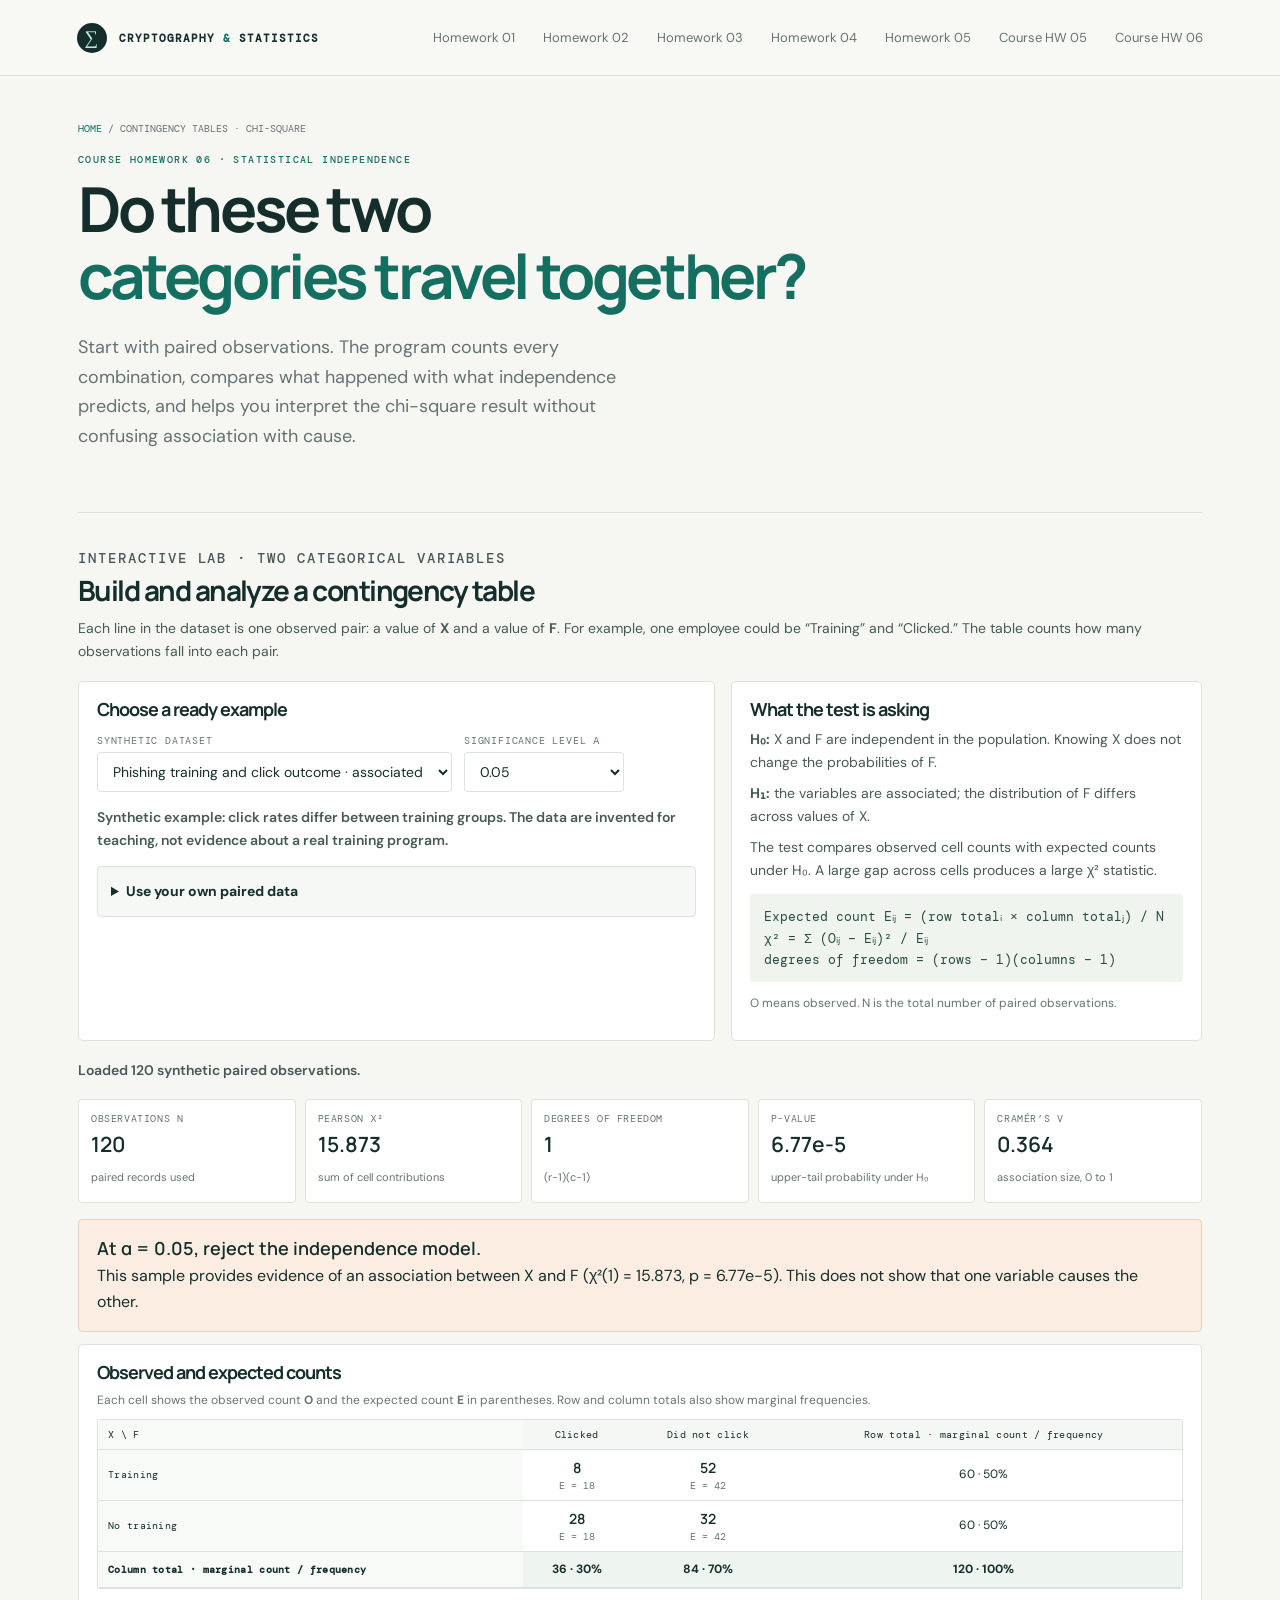
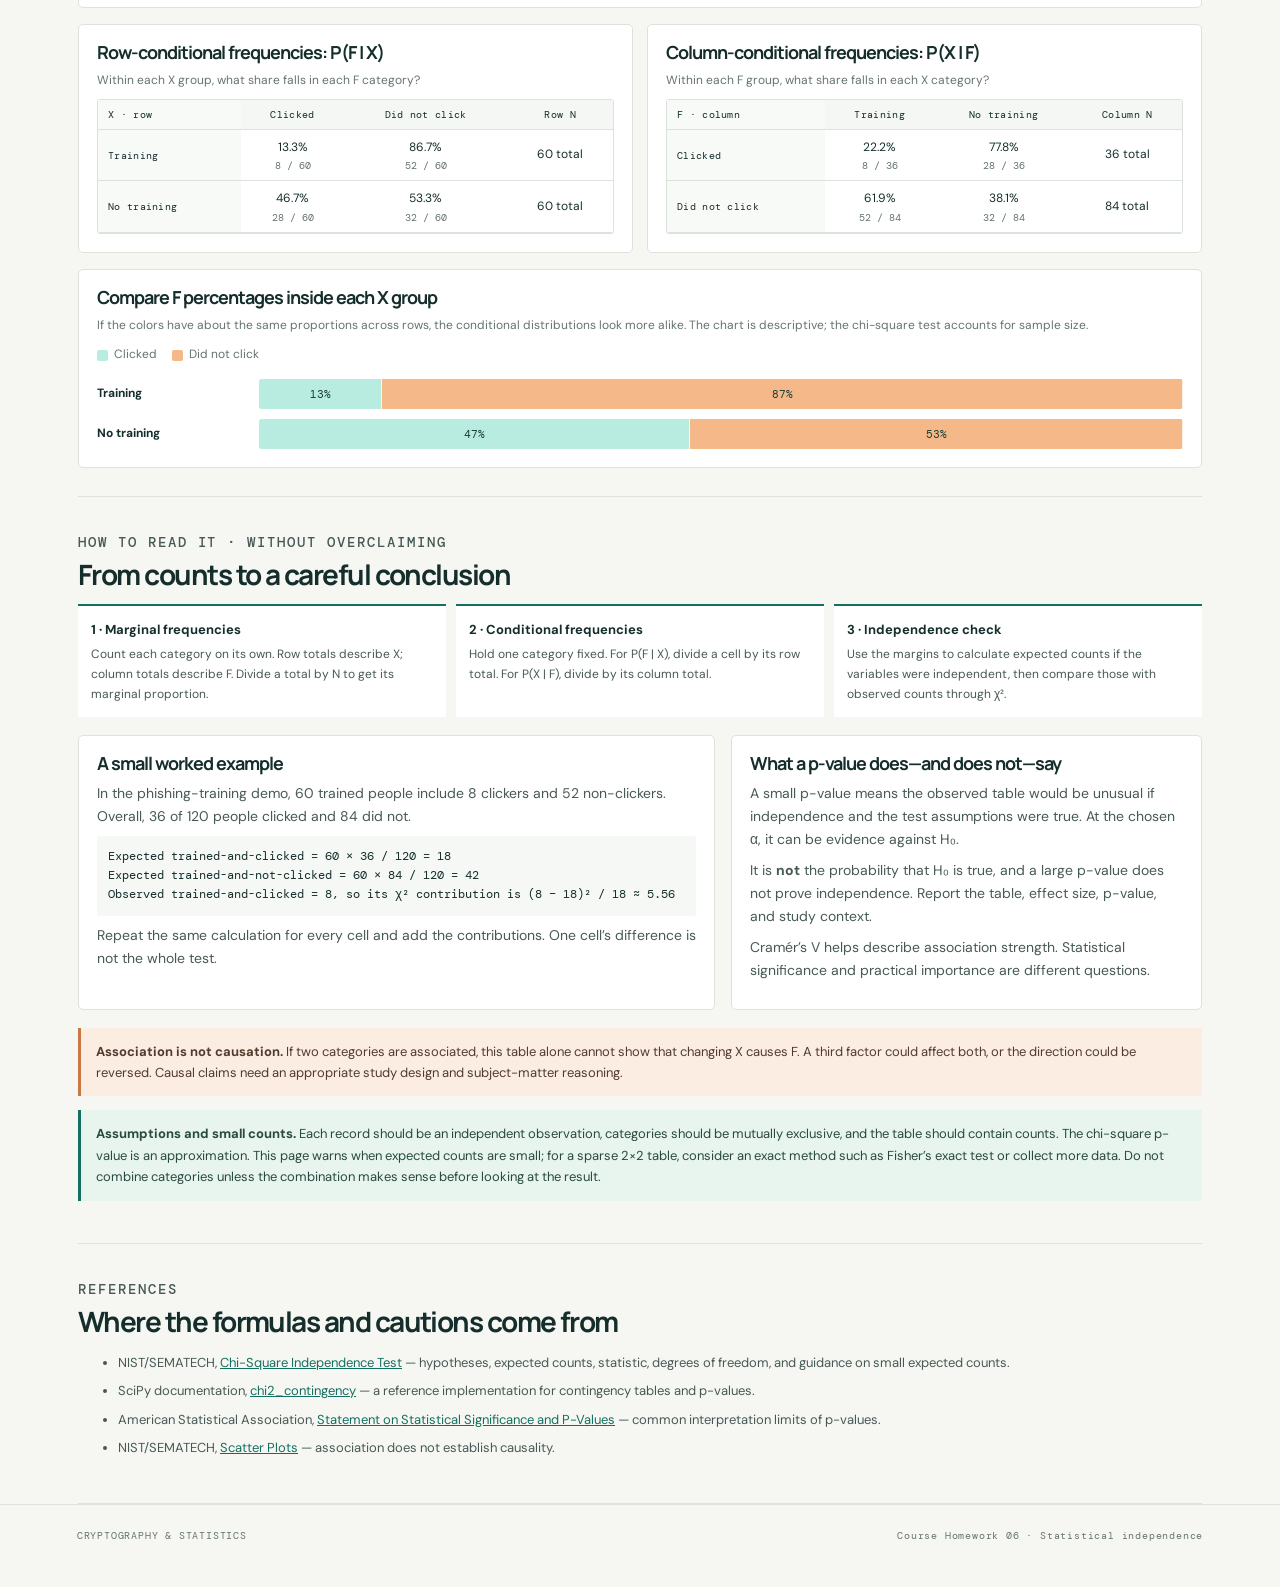
<file: homework-7.html>
<!doctype html>
<html lang="en">
<head>
  <meta charset="utf-8">
  <meta name="viewport" content="width=device-width, initial-scale=1">
  <meta name="description" content="Build a contingency table from paired categorical data, compare observed and expected counts, and explore the chi-square test of independence.">
  <title>Course Homework 6 — Statistical Independence</title>
  <link rel="stylesheet" href="styles.css">
  <style>
    .hw7-hero{padding:46px 0 30px;border-bottom:1px solid var(--line)}
    .hw7-hero h1{font-size:clamp(38px,5.4vw,62px);margin:9px 0 14px}
    .hw7-section{padding:28px 0;border-bottom:1px solid var(--line)}
    .hw7-section h2{font-size:28px;margin:0 0 12px}
    .hw7-section h3{font-size:18px;margin:0 0 8px}
    .hw7-section p,.hw7-section li{font-size:14px;color:#475956}
    .hw7-section p{margin:8px 0}
    .hw7-layout{display:grid;grid-template-columns:minmax(0,1.15fr) minmax(280px,.85fr);gap:16px;margin:18px 0}
    .hw7-card{background:#fff;border:1px solid var(--line);border-radius:5px;padding:18px;min-width:0}
    .hw7-controls{display:flex;flex-wrap:wrap;align-items:end;gap:12px;margin:14px 0}
    .hw7-controls .field{min-width:160px}
    .hw7-controls select{width:100%}
    .hw7-controls .button-small{min-height:40px}
    .hw7-status{min-height:24px;color:var(--teal-deep);font-size:13px;font-weight:600}
    .hw7-status.error{color:#9a3e2d}
    .hw7-data-box{margin:14px 0;padding:13px;background:#f5f8f4;border:1px solid var(--line);border-radius:4px}
    .hw7-data-box summary{cursor:pointer;font-weight:700;font-size:14px}
    .hw7-data-box textarea{display:block;width:100%;min-height:150px;margin:12px 0 8px;resize:vertical;font:13px/1.5 var(--mono);border:1px solid var(--line);padding:10px;border-radius:3px}
    .hw7-checkbox{display:flex;align-items:center;gap:8px;font-size:13px;color:var(--muted)}
    .hw7-checkbox input{width:auto}
    .hw7-hint{font-size:12px!important;color:var(--muted)!important}
    .hw7-metrics{display:grid;grid-template-columns:repeat(5,minmax(0,1fr));gap:9px;margin:16px 0}
    .hw7-metric{background:#fff;border:1px solid var(--line);border-radius:4px;padding:12px;min-width:0}
    .hw7-metric span{display:block;font:10px var(--mono);letter-spacing:.06em;text-transform:uppercase;color:var(--muted)}
    .hw7-metric strong{display:block;font:600 21px var(--display);margin:5px 0;overflow-wrap:anywhere}
    .hw7-metric small{font-size:11px;color:var(--muted)}
    .hw7-table-scroll{overflow:auto;border:1px solid var(--line);border-radius:3px;max-height:360px}
    .hw7-table{width:100%;border-collapse:collapse;font-size:12px}
    .hw7-table th,.hw7-table td{padding:8px 10px;border-bottom:1px solid var(--line);text-align:center;white-space:nowrap}
    .hw7-table th{font:10px var(--mono);letter-spacing:.03em;background:#f4f7f3;position:sticky;top:0;z-index:1}
    .hw7-table th:first-child,.hw7-table td:first-child{text-align:left;position:sticky;left:0;background:#f8faf7;z-index:2}
    .hw7-table tfoot th,.hw7-table tfoot td{font-weight:700;background:#eef4ef}
    .hw7-cell-observed{display:block;font:600 14px var(--display);color:var(--ink)}
    .hw7-cell-expected{display:block;font:10px var(--mono);color:var(--muted);margin-top:2px}
    .hw7-two-tables{display:grid;grid-template-columns:1fr 1fr;gap:14px;margin-top:16px}
    .hw7-note{padding:13px 15px;border-left:3px solid var(--teal-deep);background:#e8f4ee;color:#284a41;font-size:13px;margin:14px 0}
    .hw7-warning{padding:13px 15px;border-left:3px solid #c97743;background:#fbede2;color:#523b2e;font-size:13px;margin:14px 0}
    .hw7-decision{padding:16px 18px;border-radius:4px;background:#e8f4ee;border:1px solid #cbe3d7;margin:12px 0}
    .hw7-decision.warn{background:#fbede2;border-color:#efd0b7}
    .hw7-decision strong{display:block;font:600 18px var(--display);margin-bottom:3px}
    .hw7-bars{display:grid;gap:10px;margin-top:14px}
    .hw7-bar-row{display:grid;grid-template-columns:minmax(100px,150px) 1fr;gap:12px;align-items:center;font-size:12px}
    .hw7-bar-label{font-weight:700;overflow-wrap:anywhere}
    .hw7-bar{display:flex;min-height:30px;overflow:hidden;border-radius:3px;background:#edf1ed}
    .hw7-segment{display:flex;align-items:center;justify-content:center;min-width:0;color:#173a33;font:11px var(--mono);border-right:1px solid rgba(255,255,255,.8);overflow:hidden}
    .hw7-legend{display:flex;flex-wrap:wrap;gap:9px 15px;margin:10px 0;font-size:12px;color:var(--muted)}
    .hw7-legend span{display:inline-flex;align-items:center;gap:6px}
    .hw7-swatch{width:11px;height:11px;border-radius:2px;display:inline-block}
    .hw7-formula{font:13px/1.65 var(--mono);padding:12px 14px;background:#eff4ef;border-radius:3px;overflow-wrap:anywhere;color:#294b41;margin:12px 0}
    .hw7-steps{display:grid;grid-template-columns:repeat(3,minmax(0,1fr));gap:10px;margin:15px 0}
    .hw7-step{background:#fff;border-top:2px solid var(--teal-deep);padding:13px}
    .hw7-step b{display:block;font-size:13px;margin-bottom:4px}
    .hw7-step p{font-size:12px;margin:0}
    .hw7-ref li{margin:7px 0;font-size:13px}
    .hw7-ref a{color:var(--teal-deep);overflow-wrap:anywhere}
    .hw7-example{font:12px/1.6 var(--mono);padding:11px;background:#f5f8f4;border-radius:3px;overflow-wrap:anywhere}
    @media(max-width:900px){.hw7-layout{grid-template-columns:1fr}.hw7-metrics{grid-template-columns:repeat(3,minmax(0,1fr))}}
    @media(max-width:650px){.hw7-two-tables{grid-template-columns:1fr}.hw7-metrics{grid-template-columns:repeat(2,minmax(0,1fr))}.hw7-steps{grid-template-columns:1fr}.hw7-bar-row{grid-template-columns:1fr;gap:5px}.hw7-table{font-size:11px}}
  </style>
</head>
<body>
  <header class="site-header">
    <a class="brand" href="index.html"><span class="brand-mark">∑</span><span>CRYPTOGRAPHY <i>&amp;</i> STATISTICS</span></a>
    <nav aria-label="Homework navigation"><a href="homework-1.html">Homework 01</a><a href="homework-2.html">Homework 02</a><a href="homework-3.html">Homework 03</a><a href="homework-4.html">Homework 04</a><a href="homework-5.html">Homework 05</a><a href="homework-6.html">Course HW 05</a><a href="homework-7.html" aria-current="page">Course HW 06</a></nav>
  </header>
  <main>
    <section class="hw7-hero">
      <div class="crumb"><a href="index.html">HOME</a> / CONTINGENCY TABLES · CHI-SQUARE</div>
      <p class="eyebrow">COURSE HOMEWORK 06 · STATISTICAL INDEPENDENCE</p>
      <h1>Do these two<br><span style="color:var(--teal-deep)">categories travel together?</span></h1>
      <p class="lead">Start with paired observations. The program counts every combination, compares what happened with what independence predicts, and helps you interpret the chi-square result without confusing association with cause.</p>
    </section>

    <section class="hw7-section" id="lab">
      <p class="eyebrow">INTERACTIVE LAB · TWO CATEGORICAL VARIABLES</p>
      <h2>Build and analyze a contingency table</h2>
      <p>Each line in the dataset is one observed pair: a value of <strong>X</strong> and a value of <strong>F</strong>. For example, one employee could be “Training” and “Clicked.” The table counts how many observations fall into each pair.</p>
      <div class="hw7-layout">
        <article class="hw7-card">
          <h3>Choose a ready example</h3>
          <div class="hw7-controls">
            <div class="field"><label for="demo-select">Synthetic dataset</label><select id="demo-select"><option value="training">Phishing training and click outcome · associated</option><option value="independent">Department and MFA use · independent pattern</option><option value="weak">Small sample · weak evidence</option></select></div>
            <div class="field"><label for="alpha-select">Significance level α</label><select id="alpha-select"><option value="0.05" selected>0.05</option><option value="0.01">0.01</option><option value="0.10">0.10</option></select></div>
          </div>
          <p class="hw7-status" id="dataset-description" role="status" aria-live="polite"></p>
          <details class="hw7-data-box">
            <summary>Use your own paired data</summary>
            <p class="hw7-hint">Paste one observation per line, with two category values separated by a tab, comma, or semicolon. A header row is optional. Category names must not contain the separator you use.</p>
            <textarea id="custom-data" spellcheck="false" aria-label="Paste paired categorical observations" placeholder="Training,Clicked&#10;Training,Did not click&#10;No training,Clicked"></textarea>
            <label class="hw7-checkbox"><input id="has-header" type="checkbox"> The first non-empty line is a header row</label>
            <div class="hw7-controls"><button class="button-small" id="analyze-custom">Analyze my data</button><button class="button-small secondary" id="restore-demo">Return to selected example</button></div>
          </details>
        </article>
        <article class="hw7-card">
          <h3>What the test is asking</h3>
          <p><strong>H₀:</strong> X and F are independent in the population. Knowing X does not change the probabilities of F.</p>
          <p><strong>H₁:</strong> the variables are associated; the distribution of F differs across values of X.</p>
          <p>The test compares observed cell counts with expected counts under H₀. A large gap across cells produces a large χ² statistic.</p>
          <div class="hw7-formula">Expected count Eᵢⱼ = (row totalᵢ × column totalⱼ) / N<br>χ² = Σ (Oᵢⱼ − Eᵢⱼ)² / Eᵢⱼ<br>degrees of freedom = (rows − 1)(columns − 1)</div>
          <p class="hw7-hint">O means observed. N is the total number of paired observations.</p>
        </article>
      </div>
      <p class="hw7-status" id="lab-status" role="status" aria-live="polite"></p>

      <div class="hw7-metrics" aria-live="polite">
        <article class="hw7-metric"><span>Observations N</span><strong id="metric-n">—</strong><small>paired records used</small></article>
        <article class="hw7-metric"><span>Pearson χ²</span><strong id="metric-chi">—</strong><small>sum of cell contributions</small></article>
        <article class="hw7-metric"><span>Degrees of freedom</span><strong id="metric-df">—</strong><small>(r−1)(c−1)</small></article>
        <article class="hw7-metric"><span>p-value</span><strong id="metric-p">—</strong><small>upper-tail probability under H₀</small></article>
        <article class="hw7-metric"><span>Cramér’s V</span><strong id="metric-v">—</strong><small>association size, 0 to 1</small></article>
      </div>
      <div id="decision" class="hw7-decision" aria-live="polite"><strong>Choose a dataset</strong><span>Results will appear here.</span></div>
      <div id="expected-warning" class="hw7-warning" hidden></div>

      <div class="hw7-card">
        <h3>Observed and expected counts</h3>
        <p class="hw7-hint">Each cell shows the observed count <strong>O</strong> and the expected count <strong>E</strong> in parentheses. Row and column totals also show marginal frequencies.</p>
        <div class="hw7-table-scroll"><table class="hw7-table" id="observed-table"><caption class="visually-hidden">Observed counts and expected counts under independence</caption><tbody></tbody></table></div>
      </div>

      <div class="hw7-two-tables">
        <article class="hw7-card"><h3>Row-conditional frequencies: P(F | X)</h3><p class="hw7-hint">Within each X group, what share falls in each F category?</p><div class="hw7-table-scroll"><table class="hw7-table" id="row-conditional"><caption class="visually-hidden">Conditional frequencies of F given X</caption><tbody></tbody></table></div></article>
        <article class="hw7-card"><h3>Column-conditional frequencies: P(X | F)</h3><p class="hw7-hint">Within each F group, what share falls in each X category?</p><div class="hw7-table-scroll"><table class="hw7-table" id="column-conditional"><caption class="visually-hidden">Conditional frequencies of X given F</caption><tbody></tbody></table></div></article>
      </div>

      <article class="hw7-card" style="margin-top:16px">
        <h3>Compare F percentages inside each X group</h3>
        <p class="hw7-hint">If the colors have about the same proportions across rows, the conditional distributions look more alike. The chart is descriptive; the chi-square test accounts for sample size.</p>
        <div class="hw7-legend" id="legend"></div><div class="hw7-bars" id="conditional-bars"></div>
      </article>
    </section>

    <section class="hw7-section" id="interpret">
      <p class="eyebrow">HOW TO READ IT · WITHOUT OVERCLAIMING</p>
      <h2>From counts to a careful conclusion</h2>
      <div class="hw7-steps">
        <article class="hw7-step"><b>1 · Marginal frequencies</b><p>Count each category on its own. Row totals describe X; column totals describe F. Divide a total by N to get its marginal proportion.</p></article>
        <article class="hw7-step"><b>2 · Conditional frequencies</b><p>Hold one category fixed. For P(F | X), divide a cell by its row total. For P(X | F), divide by its column total.</p></article>
        <article class="hw7-step"><b>3 · Independence check</b><p>Use the margins to calculate expected counts if the variables were independent, then compare those with observed counts through χ².</p></article>
      </div>
      <div class="hw7-layout">
        <article class="hw7-card">
          <h3>A small worked example</h3>
          <p>In the phishing-training demo, 60 trained people include 8 clickers and 52 non-clickers. Overall, 36 of 120 people clicked and 84 did not.</p>
          <div class="hw7-example">Expected trained-and-clicked = 60 × 36 / 120 = 18<br>Expected trained-and-not-clicked = 60 × 84 / 120 = 42<br>Observed trained-and-clicked = 8, so its χ² contribution is (8 − 18)² / 18 ≈ 5.56</div>
          <p>Repeat the same calculation for every cell and add the contributions. One cell’s difference is not the whole test.</p>
        </article>
        <article class="hw7-card">
          <h3>What a p-value does—and does not—say</h3>
          <p>A small p-value means the observed table would be unusual if independence and the test assumptions were true. At the chosen α, it can be evidence against H₀.</p>
          <p>It is <strong>not</strong> the probability that H₀ is true, and a large p-value does not prove independence. Report the table, effect size, p-value, and study context.</p>
          <p>Cramér’s V helps describe association strength. Statistical significance and practical importance are different questions.</p>
        </article>
      </div>
      <div class="hw7-warning"><strong>Association is not causation.</strong> If two categories are associated, this table alone cannot show that changing X causes F. A third factor could affect both, or the direction could be reversed. Causal claims need an appropriate study design and subject-matter reasoning.</div>
      <div class="hw7-note"><strong>Assumptions and small counts.</strong> Each record should be an independent observation, categories should be mutually exclusive, and the table should contain counts. The chi-square p-value is an approximation. This page warns when expected counts are small; for a sparse 2×2 table, consider an exact method such as Fisher’s exact test or collect more data. Do not combine categories unless the combination makes sense before looking at the result.</div>
    </section>

    <section class="hw7-section" id="sources">
      <p class="eyebrow">REFERENCES</p>
      <h2>Where the formulas and cautions come from</h2>
      <ul class="hw7-ref">
        <li>NIST/SEMATECH, <a href="https://www.itl.nist.gov/div898/software/dataplot/refman1/auxillar/chistest.htm" target="_blank" rel="noopener">Chi-Square Independence Test</a> — hypotheses, expected counts, statistic, degrees of freedom, and guidance on small expected counts.</li>
        <li>SciPy documentation, <a href="https://docs.scipy.org/doc/scipy/reference/generated/scipy.stats.chi2_contingency.html" target="_blank" rel="noopener">chi2_contingency</a> — a reference implementation for contingency tables and p-values.</li>
        <li>American Statistical Association, <a href="https://www.amstat.org/asa/files/pdfs/p-valuestatement.pdf" target="_blank" rel="noopener">Statement on Statistical Significance and P-Values</a> — common interpretation limits of p-values.</li>
        <li>NIST/SEMATECH, <a href="https://www.itl.nist.gov/div898/handbook/eda/section3/eda33q.htm" target="_blank" rel="noopener">Scatter Plots</a> — association does not establish causality.</li>
      </ul>
    </section>
  </main>
  <footer><span>CRYPTOGRAPHY &amp; STATISTICS</span><span>Course Homework 06 · Statistical independence</span></footer>
  <script src="homework-7.js"></script>
</body>
</html>
</file>
<file: styles.css>
@import url('https://fonts.googleapis.com/css2?family=DM+Mono:wght@400;500&family=DM+Sans:wght@400;500;600;700&family=Manrope:wght@400;500;600;700;800&display=swap');
:root{--ink:#152e2c;--muted:#647371;--paper:#f6f7f2;--white:#fff;--line:#dce3dc;--teal:#b9ece0;--teal-deep:#156f61;--orange:#f4b889;--plum:#b0a2cc;--mono:'DM Mono',monospace;--sans:'DM Sans',sans-serif;--display:'Manrope',sans-serif}*{box-sizing:border-box}html{scroll-behavior:smooth}body{margin:0;background:var(--paper);color:var(--ink);font:16px/1.65 var(--sans)}a{color:inherit}.site-header{height:76px;padding:0 clamp(22px,6vw,92px);display:flex;align-items:center;justify-content:space-between;border-bottom:1px solid var(--line);background:#f8f9f5}.brand{text-decoration:none;display:flex;gap:12px;align-items:center;font:600 11px var(--mono);letter-spacing:.09em}.brand i{color:var(--teal-deep);font-style:normal}.brand-mark{display:grid;place-items:center;background:var(--ink);color:var(--teal);width:30px;height:30px;border-radius:50%;font:500 19px Georgia}.site-header nav{display:flex;gap:28px}.site-header nav a,.text-link{font-size:13px;text-decoration:none;color:var(--muted)}.site-header nav a:hover,.text-link:hover{color:var(--teal-deep)}main{max-width:1180px;margin:0 auto;padding:0 28px}.hero{position:relative;min-height:480px;display:grid;grid-template-columns:1fr .9fr;align-items:center;gap:32px;padding:70px 0 65px}.eyebrow,.card-number,.kicker,.micro-label{font:500 10px var(--mono);letter-spacing:.14em;color:var(--teal-deep)}h1,h2,h3{font-family:var(--display);letter-spacing:-.055em;line-height:1.08;margin:0}h1{font-size:clamp(50px,7vw,84px);font-weight:700}.hero h1 span{color:var(--teal-deep)}.lead{max-width:590px;color:var(--muted);font-size:18px;margin:23px 0 30px}.hero-links{display:flex;align-items:center;gap:22px}.button{display:inline-flex;align-items:center;gap:16px;padding:13px 18px;text-decoration:none;font-size:13px;font-weight:600}.button-dark{background:var(--ink);color:white;border-radius:3px}.button-dark span{font-size:17px;color:var(--teal)}.hero-art{height:340px;position:relative;display:grid;place-items:center}.orbit{position:absolute;border:1px solid #afc7be;border-radius:50%;transform:rotate(-28deg)}.orbit-a{width:325px;height:145px}.orbit-b{width:325px;height:145px;transform:rotate(32deg)}.orbit-c{width:240px;height:240px;border-color:#e1b793}.hero-art:before{content:'';position:absolute;width:190px;height:190px;border-radius:50%;background:#e2f4ed}.hero-art:after{content:'';position:absolute;width:100px;height:100px;border-radius:50%;background:var(--ink)}.art-dot{position:absolute;z-index:2;width:13px;height:13px;border-radius:50%;background:var(--orange);border:3px solid var(--paper)}.dot-one{top:45px;left:56%}.dot-two{bottom:67px;left:21%;background:var(--teal-deep)}.dot-three{right:12%;top:57%;background:var(--plum)}.art-label{position:absolute;z-index:3;font:11px var(--mono);background:var(--paper);padding:2px 6px}.label-one{top:40px;left:28%}.label-two{right:8%;top:25%}.label-three{bottom:20px;right:26%}.home-cards{display:grid;grid-template-columns:1fr 1fr;gap:18px}.home-card{display:block;padding:28px 30px 25px;min-height:258px;text-decoration:none;border-radius:5px;transition:transform .2s}.home-card:hover{transform:translateY(-3px)}.card-teal{background:var(--teal)}.card-orange{background:#f9dfca}.home-card h2{font-size:30px;margin:24px 0 13px}.home-card p{max-width:490px;color:#425955;font-size:14px;margin:0 0 18px}.home-card .card-cta{font-size:12px;font-weight:700}.card-cta b{margin-left:9px}.closing-note{display:flex;align-items:center;gap:13px;padding:23px 0;color:var(--muted);font-size:12px}.note-icon{font-size:17px;color:var(--teal-deep)}footer{border-top:1px solid var(--line);display:flex;justify-content:space-between;padding:24px clamp(22px,6vw,92px);font:10px var(--mono);letter-spacing:.08em;color:var(--muted)}
.page-intro{padding:52px 0 34px;border-bottom:1px solid var(--line)}.page-intro h1{font-size:clamp(38px,5.6vw,64px);margin:10px 0 15px}.page-intro .lead{margin:0;max-width:760px;font-size:16px}.crumb{font:10px var(--mono);color:var(--muted);margin-bottom:18px}.crumb a{color:var(--teal-deep);text-decoration:none}.two-col{display:grid;grid-template-columns:minmax(0,1.08fr) minmax(300px,.92fr);gap:22px;margin:27px 0}.panel{background:var(--white);border:1px solid var(--line);border-radius:5px;padding:22px}.panel h2{font-size:22px;margin:2px 0 14px}.panel h3{font-size:17px;margin:17px 0 8px}.panel p{margin:8px 0;color:#475956;font-size:14px}.controls{display:flex;flex-wrap:wrap;align-items:end;gap:12px;margin:16px 0}.field{display:grid;gap:5px}.field label{font:10px var(--mono);letter-spacing:.08em;text-transform:uppercase;color:var(--muted)}input,select,button{font:14px var(--sans)}input,select{border:1px solid var(--line);background:#fff;padding:9px 11px;border-radius:3px;color:var(--ink)}input[type=number]{width:100px}.button-small{border:0;border-radius:3px;padding:10px 13px;background:var(--ink);color:white;cursor:pointer}.button-small.secondary{background:#e9f4ef;color:var(--ink)}.result-box{background:#f0f7f3;border-left:3px solid var(--teal-deep);padding:12px 14px;margin:14px 0}.result-box strong{font:500 13px var(--mono)}.result-box .big{display:block;font:600 25px var(--display);margin-top:3px}.curve-wrap{background:#f7faf6;border:1px solid var(--line);border-radius:4px;padding:8px}.curve-wrap svg{display:block;width:100%;height:auto}.curve-grid{stroke:#dce5de;stroke-width:1}.curve-axis{stroke:#8da39b;stroke-width:1.2}.curve-point{fill:#81938d;stroke:#fff;stroke-width:1.4}.curve-base{fill:var(--teal-deep);stroke:white;stroke-width:2}.curve-current{fill:#e98950;stroke:white;stroke-width:2.5}.curve-label{font:10px var(--mono);fill:#38524c}.curve-caption{font:10px var(--mono);color:var(--muted);text-align:center;padding:4px 0 0}.table-wrap{overflow:auto;max-height:260px;border:1px solid var(--line);border-radius:3px}.data-table{width:100%;border-collapse:collapse;font-size:12px}.data-table th,.data-table td{text-align:left;padding:8px 10px;border-bottom:1px solid var(--line);white-space:nowrap}.data-table th{font:10px var(--mono);letter-spacing:.08em;background:#f6f8f4;position:sticky;top:0}.data-table tr:last-child td{border-bottom:0}.data-table tr.active td{background:#fff1e4}.stat-grid{display:grid;grid-template-columns:repeat(2,minmax(0,1fr));gap:10px}.stat-card{background:#f5f8f4;border:1px solid var(--line);padding:12px;border-radius:3px}.stat-card span{display:block;color:var(--muted);font:10px var(--mono);text-transform:uppercase;letter-spacing:.06em}.stat-card strong{display:block;font:600 18px var(--display);margin-top:5px}.callout{padding:15px 17px;background:#f9e9dc;border-radius:3px;margin:18px 0;color:#513a2b;font-size:13px}.callout.teal{background:#e5f4ee;color:#24483e}.section{padding:29px 0;border-bottom:1px solid var(--line)}.section h2{font-size:28px;margin:0 0 15px}.section h3{margin:18px 0 7px}.section p,.section li{font-size:14px;color:#475956}.section ul{padding-left:20px}.formula{font:13px var(--mono);padding:11px 13px;background:#eff4ef;border-radius:3px;overflow-wrap:anywhere;color:#294b41}.timeline{display:grid;grid-template-columns:repeat(4,1fr);gap:12px;margin-top:17px}.time-item{padding:13px;border-top:2px solid var(--teal-deep);background:#fff}.time-item b{font:500 11px var(--mono);color:var(--teal-deep)}.time-item p{font-size:12px;margin:5px 0 0}.pipeline{display:flex;flex-wrap:wrap;align-items:stretch;gap:7px;margin:19px 0}.pipe-step{min-width:105px;flex:1;padding:12px;background:#eaf4ef;border-radius:3px}.pipe-step:nth-child(4n+2){background:#f8e7d9}.pipe-step b{display:block;font-size:12px}.pipe-step small{display:block;color:var(--muted);font-size:10px;margin-top:3px}.pipe-arrow{align-self:center;color:#8b9d96}.source-list a{font-size:13px;color:var(--teal-deep);overflow-wrap:anywhere}.source-list li{margin:7px 0}.small-note{font-size:12px!important;color:var(--muted)!important}.tag{display:inline-block;padding:4px 8px;background:#ebf2ed;border-radius:20px;font:10px var(--mono);color:var(--teal-deep);margin-right:5px}.visually-hidden{position:absolute;width:1px;height:1px;padding:0;margin:-1px;overflow:hidden;clip:rect(0,0,0,0);white-space:nowrap;border:0}
@media(max-width:760px){.site-header{height:auto;min-height:66px;padding:13px 18px}.site-header nav{flex-wrap:wrap;justify-content:flex-end;max-width:68%;gap:3px 10px}.site-header nav a{font-size:11px}.brand{font-size:9px;gap:7px}.hero{grid-template-columns:1fr;padding:47px 0 28px;gap:0}.hero-art{height:220px;grid-row:1;margin-bottom:6px}.hero-art:before{width:130px;height:130px}.hero-art:after{width:66px;height:66px}.orbit-a,.orbit-b{width:260px;height:112px}.orbit-c{width:190px;height:190px}.home-cards,.two-col{grid-template-columns:1fr}.home-card{min-height:unset}.timeline{grid-template-columns:repeat(2,1fr)}footer{gap:10px;flex-wrap:wrap}main{padding:0 18px}.page-intro{padding-top:36px}.stat-grid{grid-template-columns:1fr 1fr}}
.home-cards{grid-template-columns:repeat(2,minmax(0,1fr))}.card-plum{background:#e7e0f0}.card-plum .card-number{color:#665586}
@media(max-width:980px){.home-cards{grid-template-columns:repeat(2,minmax(0,1fr))}}
@media(max-width:760px){.home-cards{grid-template-columns:1fr}}
</file>
